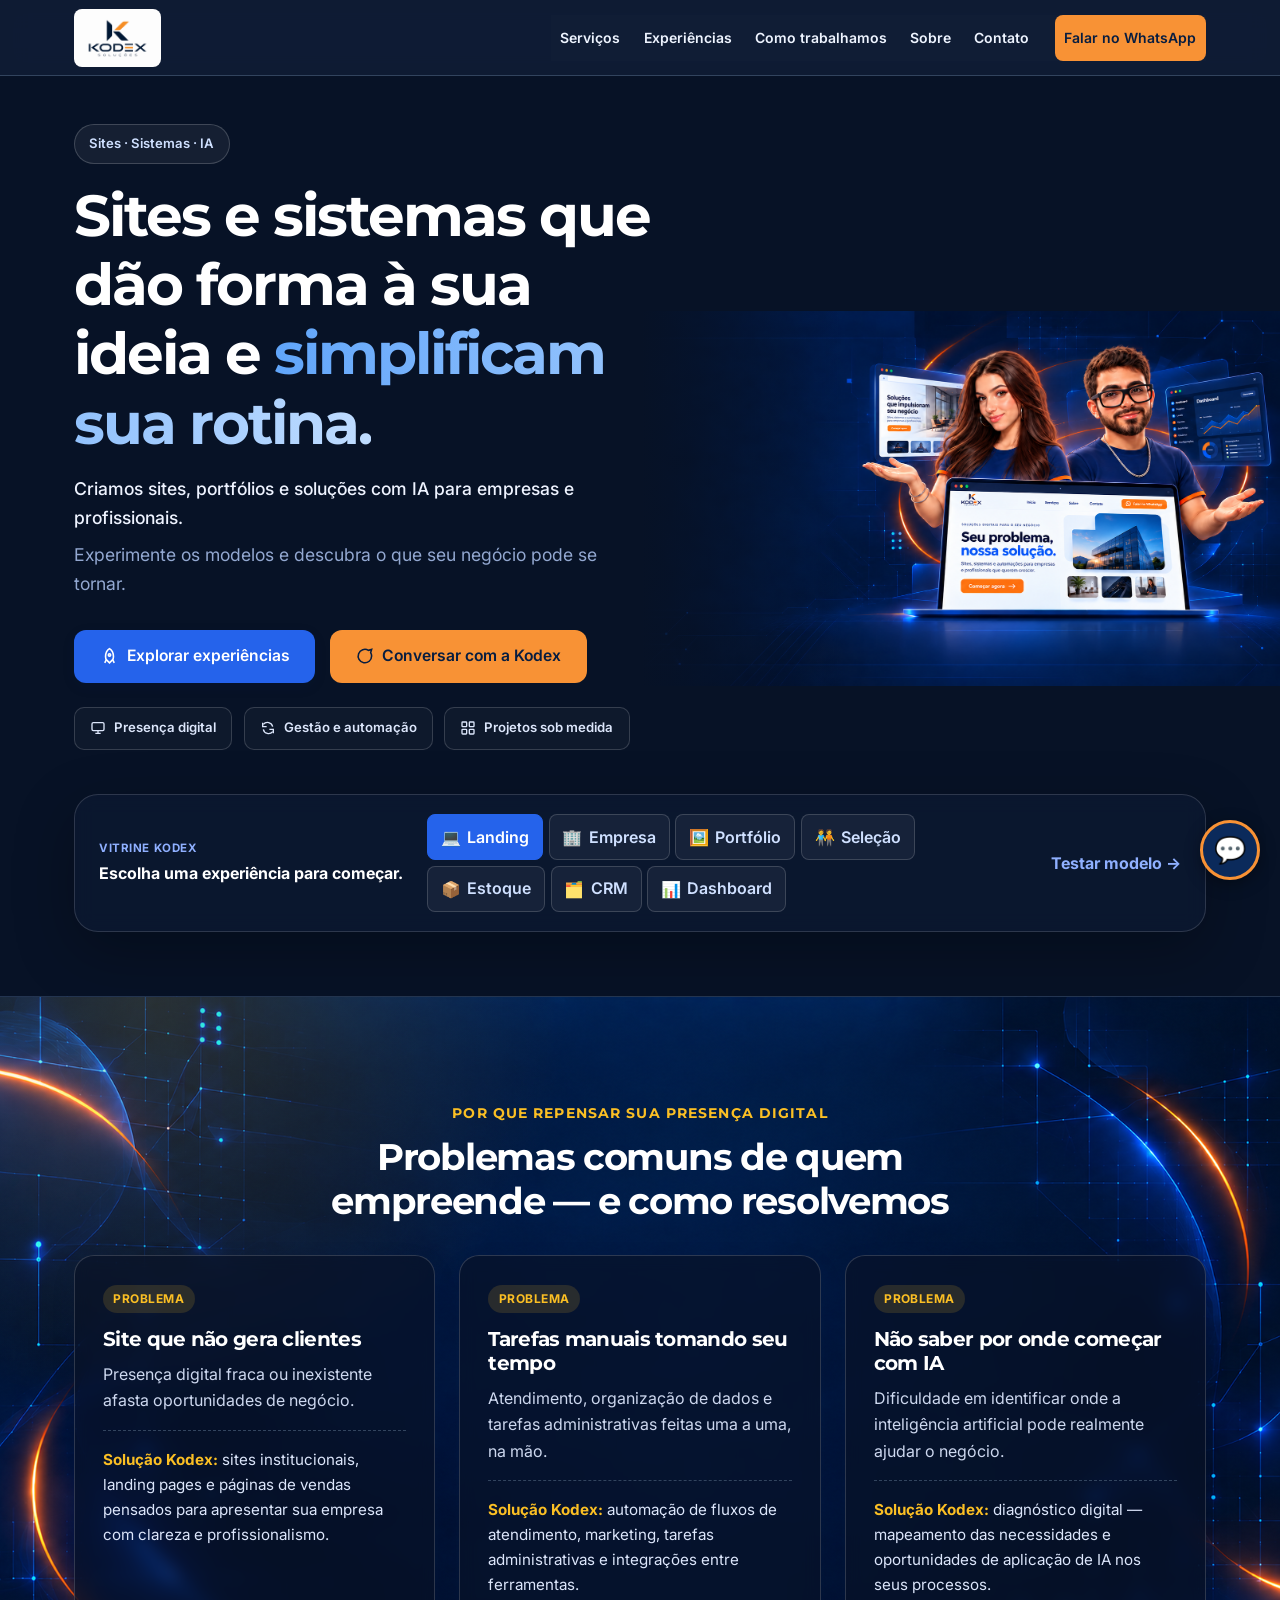
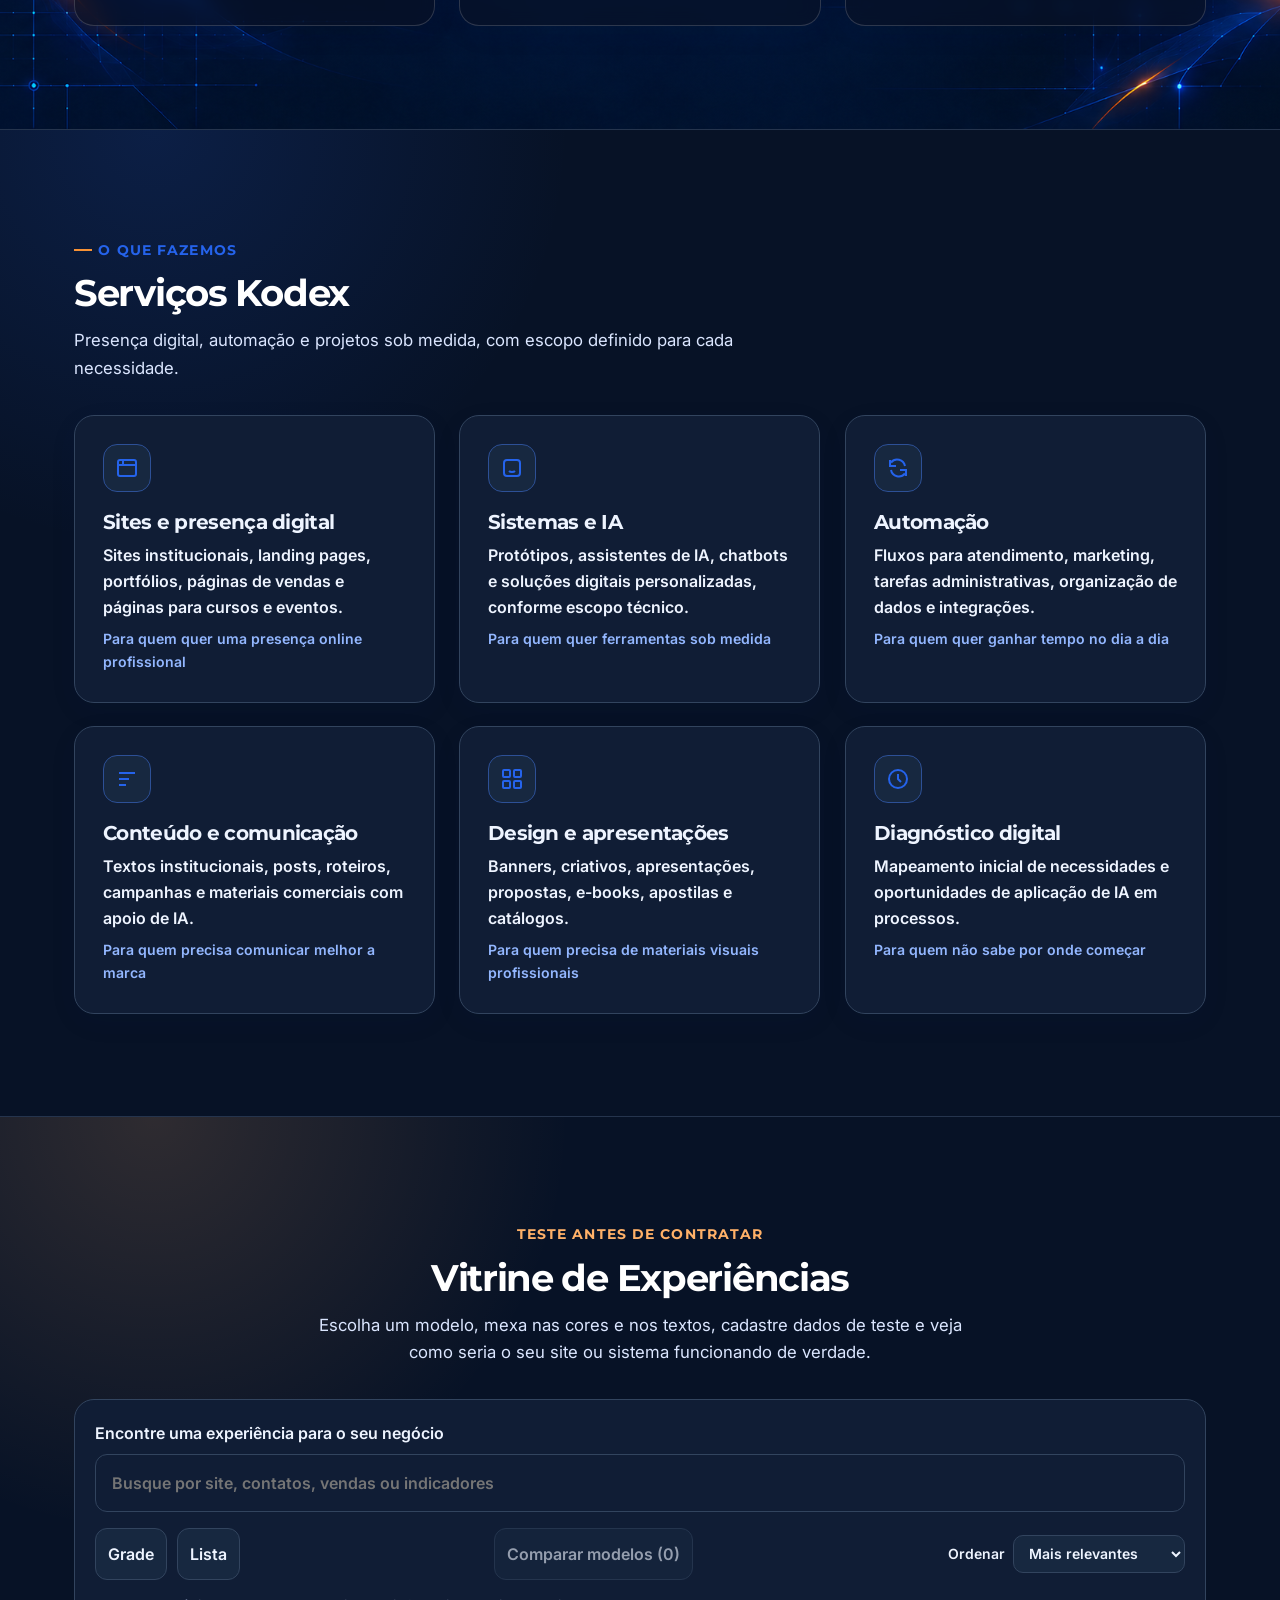
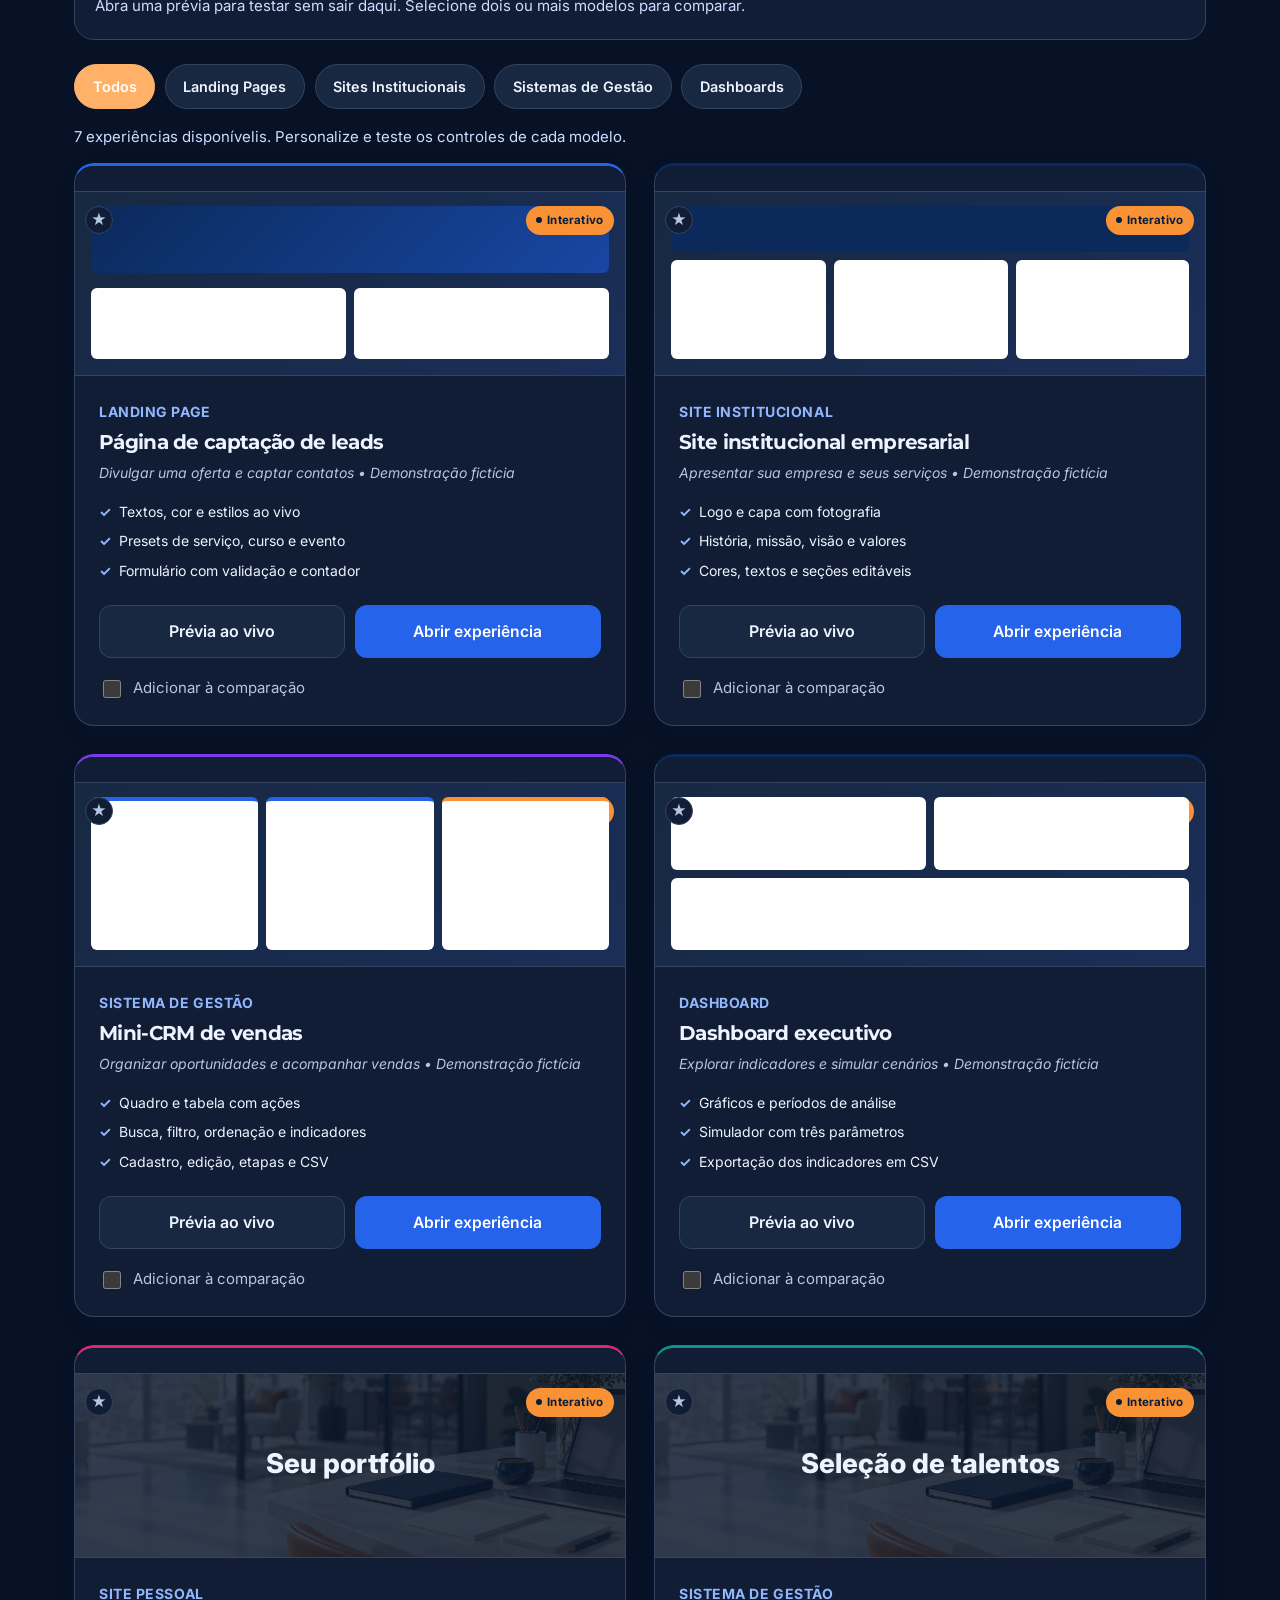
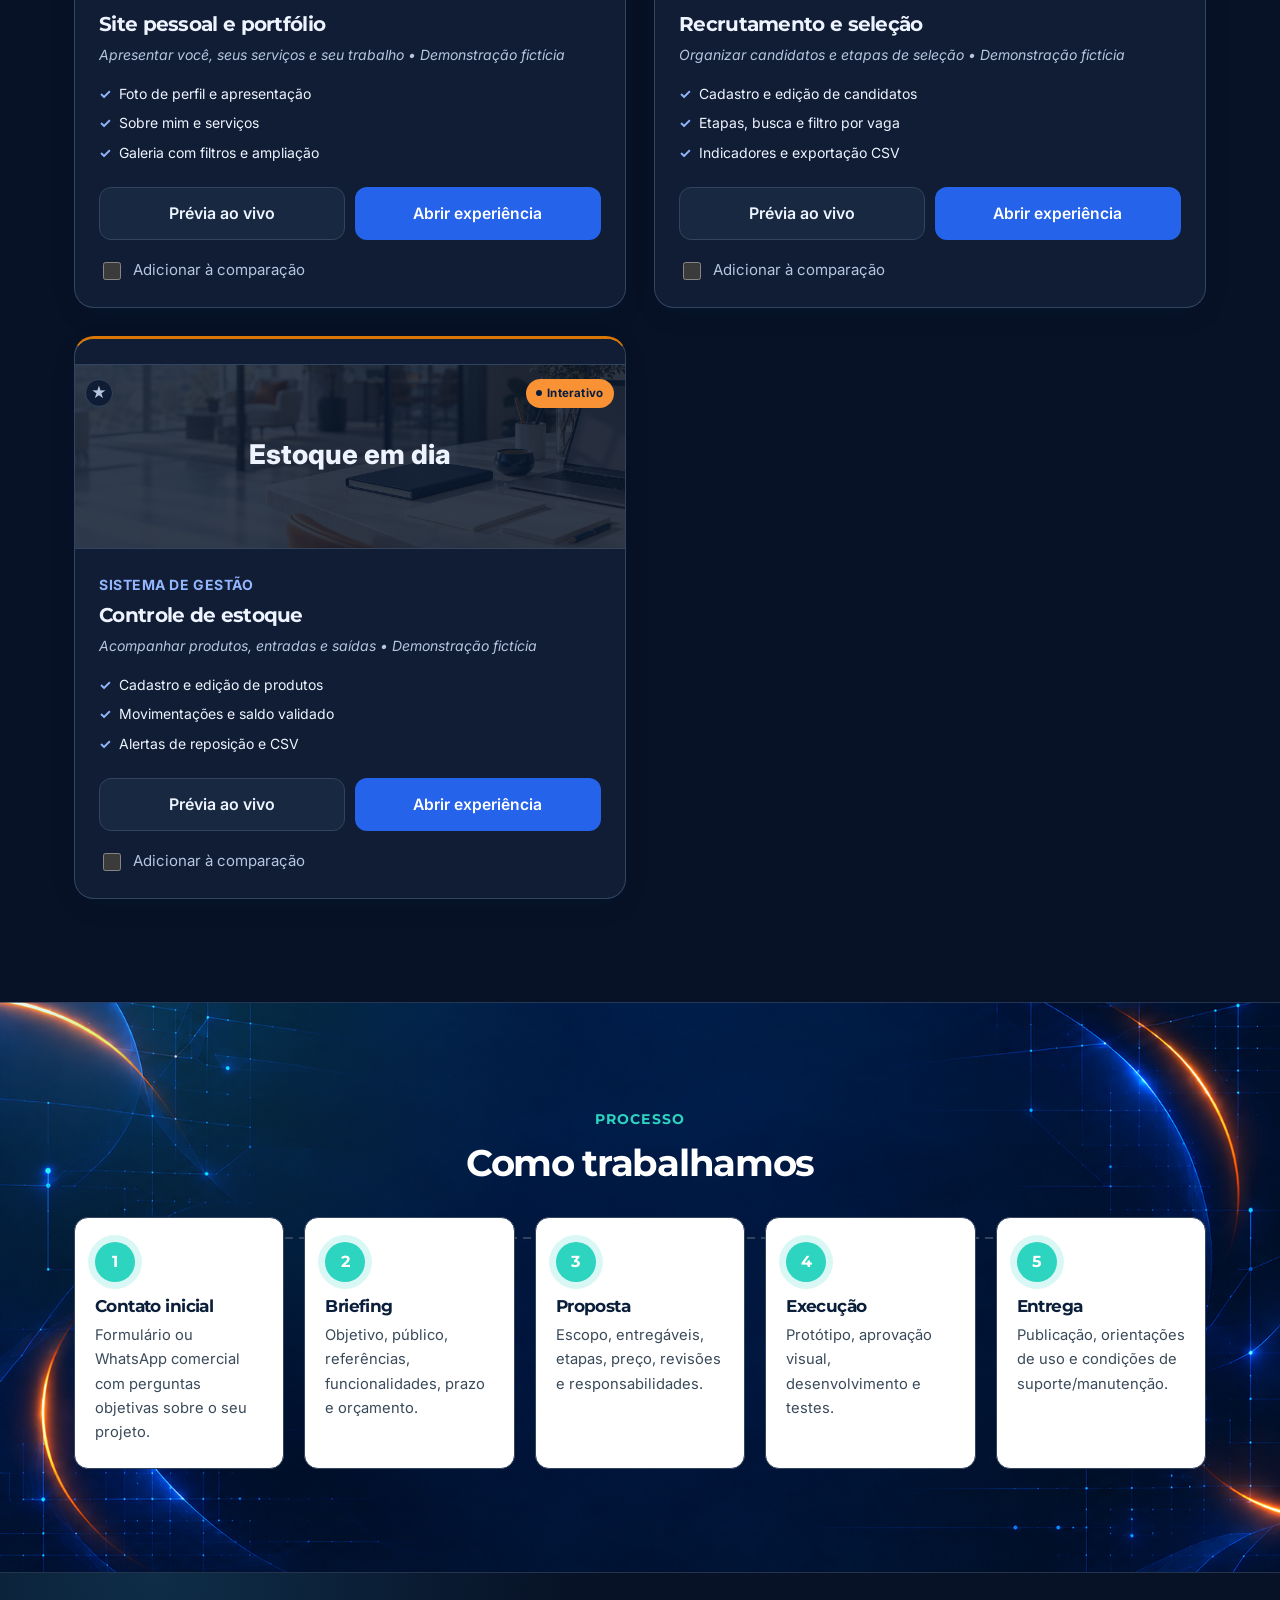
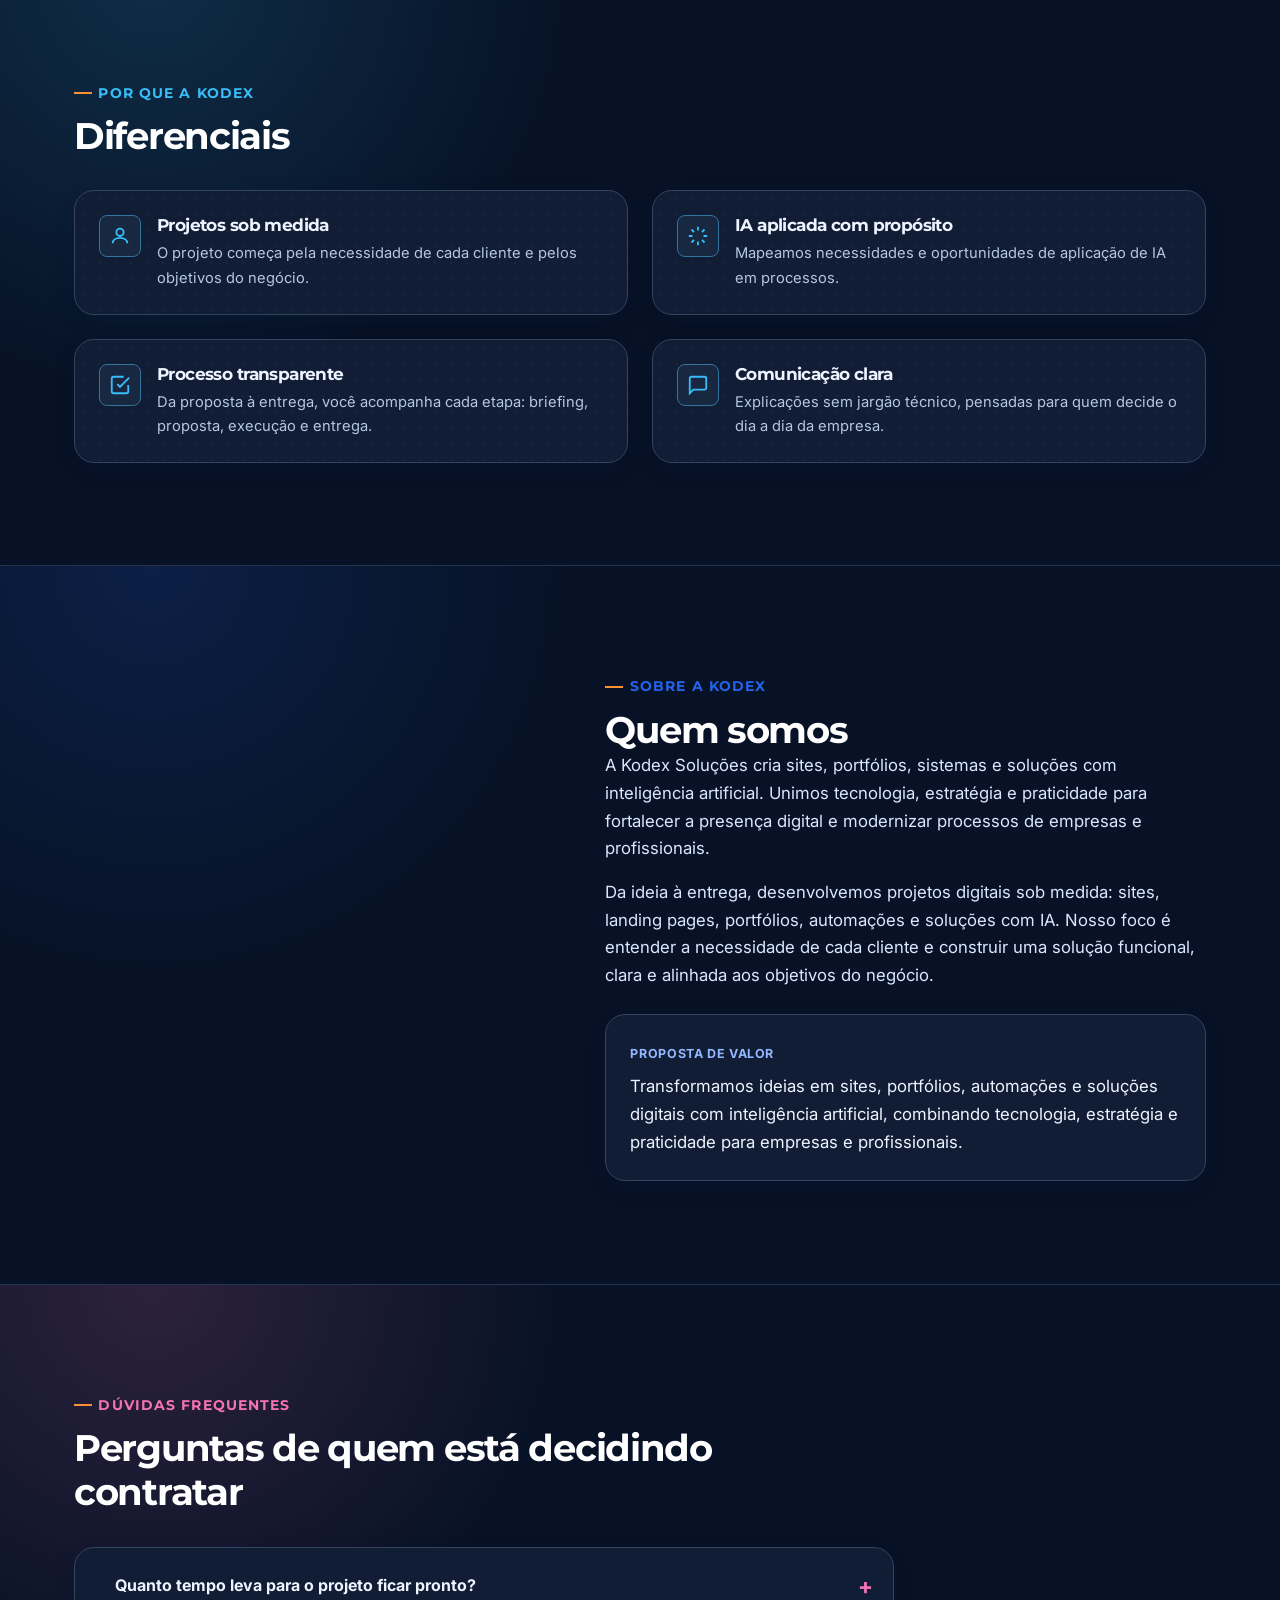
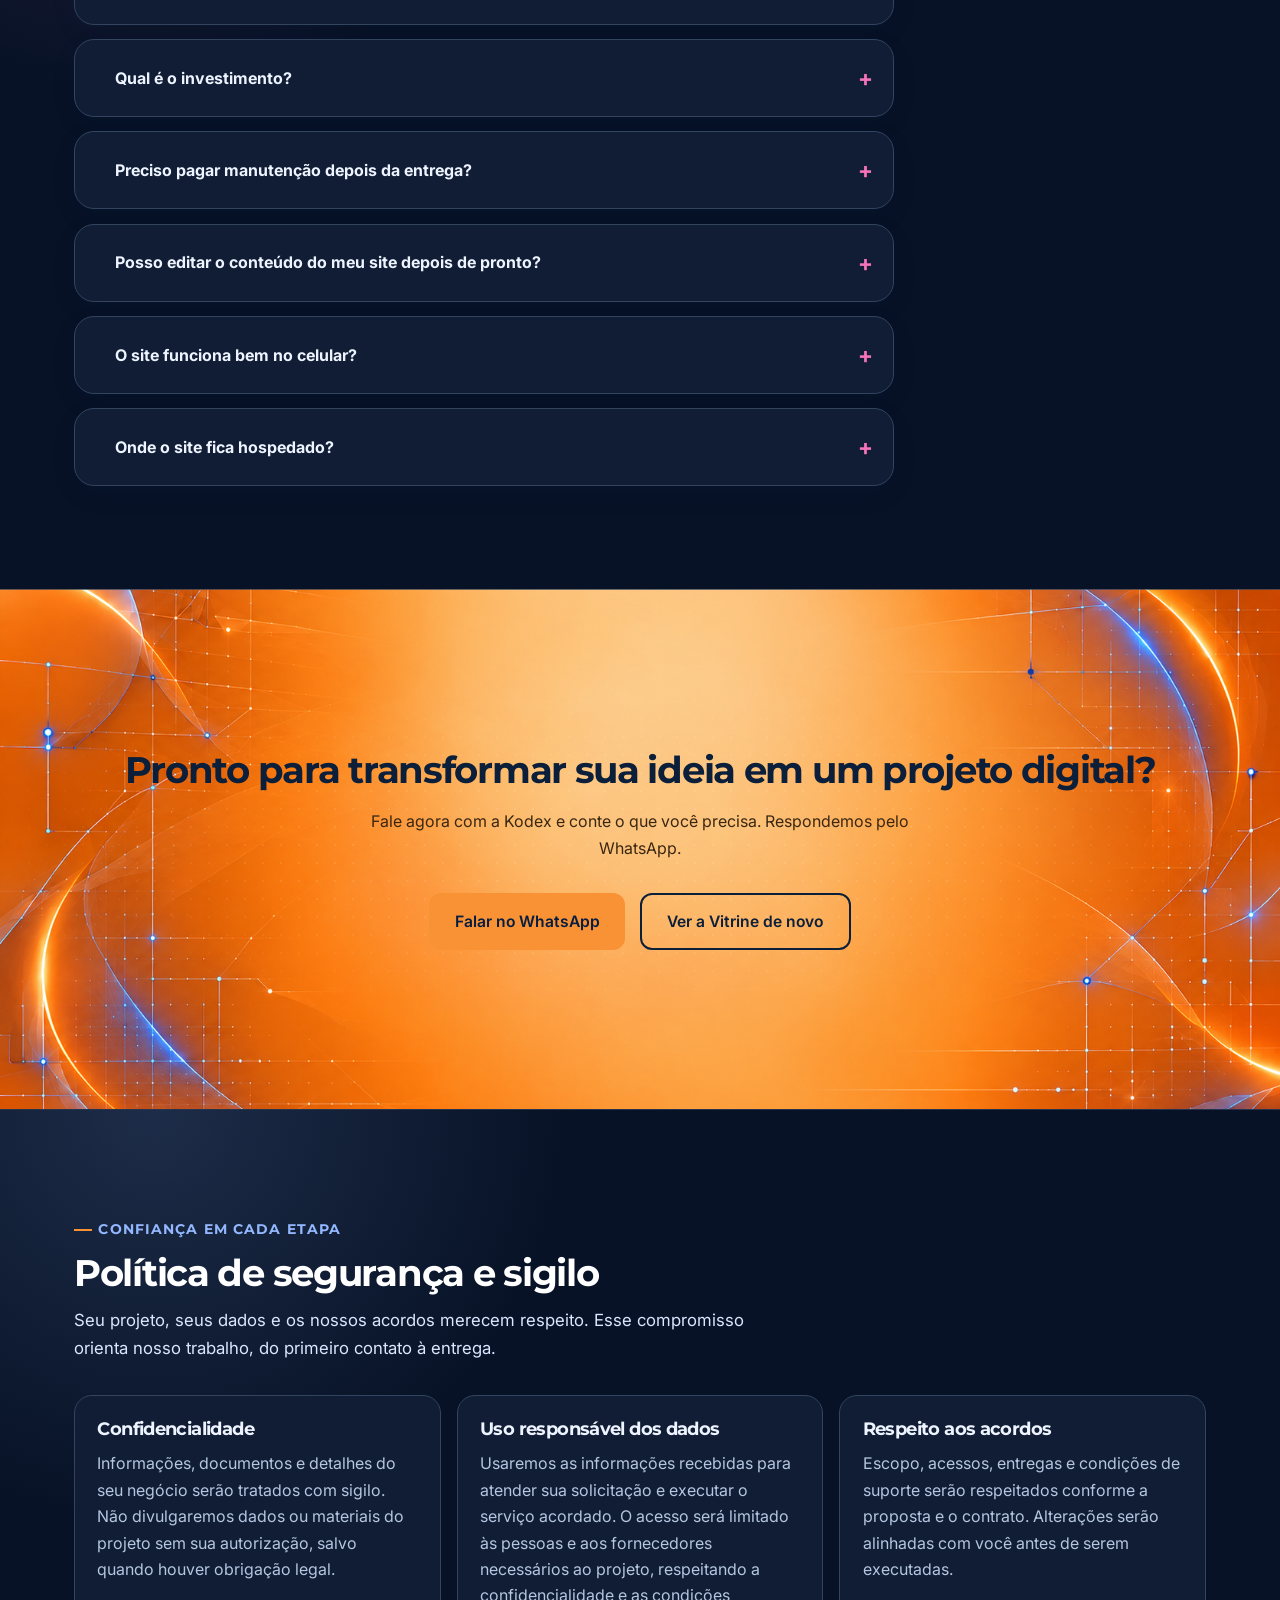
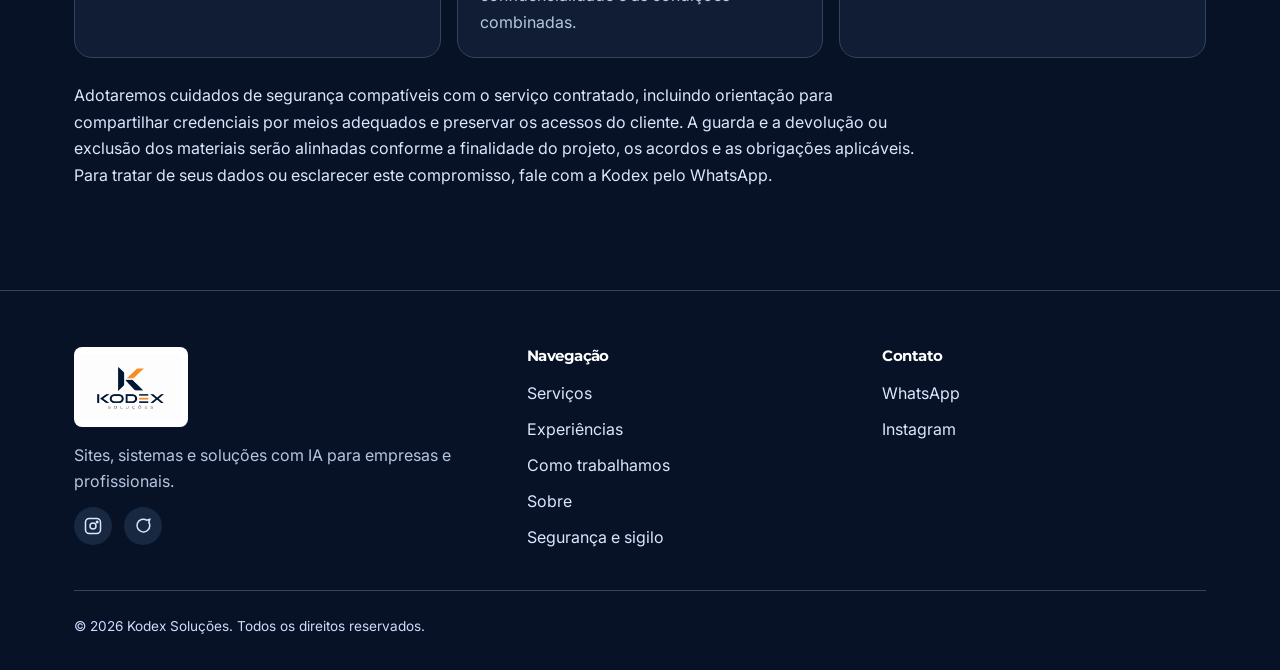
<file: index.html>
<!DOCTYPE html>
<html lang="pt-BR">
<head>
<meta charset="UTF-8">
<meta name="viewport" content="width=device-width, initial-scale=1.0">
<title>Kodex Soluções — Sites, sistemas e soluções com IA</title>
<meta name="description" content="A Kodex Soluções cria sites, sistemas e automações com inteligência artificial para empresas e profissionais. Experimente modelos interativos antes de contratar.">

<!-- Open Graph -->
<meta property="og:type" content="website">
<meta property="og:title" content="Kodex Soluções — Sites, sistemas e soluções com IA">
<meta property="og:description" content="Transformamos ideias em sites, portfólios, automações e soluções digitais com inteligência artificial. Experimente nossos modelos interativos.">
<meta property="og:locale" content="pt_BR">

<link rel="icon" type="image/svg+xml" href="assets/favicon.svg">
<link rel="preconnect" href="https://fonts.googleapis.com">
<link rel="preconnect" href="https://fonts.gstatic.com" crossorigin>
<link href="https://fonts.googleapis.com/css2?family=Montserrat:wght@600;700;800&family=Inter:wght@400;500;600;700&display=swap" rel="stylesheet">
<script src="js/theme.js"></script>
<link rel="stylesheet" href="css/style.css">

<script id="organization-schema" type="application/ld+json">{"@context":"https://schema.org","@type":"Organization","name":"Kodex Soluções","description":"Sites, sistemas e soluções com IA."}</script>
<link rel="stylesheet" href="css/modern.css">
<link rel="stylesheet" href="css/revision.css">
<link rel="stylesheet" href="css/claude-visual.css">
</head>
<body>
<a class="skip-link" href="#conteudo">Pular para o conteúdo</a>

<!-- ===== Cabeçalho ===== -->
<header class="site-header">
  <div class="container">
    <a href="#inicio" class="brand">
      <img src="assets/logo.png" alt="Kodex Soluções">
    </a>
    <button class="nav-toggle" aria-expanded="false" aria-controls="menu-principal" aria-label="Abrir menu de navegação">
      <span></span><span></span><span></span>
    </button>
    <nav class="main-nav" id="menu-principal" aria-label="Menu principal">
      <a href="#servicos">Serviços</a>
      <a href="#vitrine">Experiências</a>
      <a href="#como-trabalhamos">Como trabalhamos</a>
      <a href="#sobre">Sobre</a>
      <a href="#contato">Contato</a>
      <a class="btn btn-whatsapp nav-cta" data-whatsapp href="#">
        Falar no WhatsApp
      </a>
    </nav>
  </div>
</header>

<main id="conteudo">

  <!-- ===== Hero ===== -->
  <section class="hero" id="inicio">
    <div class="tech-grid-bg" aria-hidden="true">
      <div class="tech-blob tech-blob--1"></div>
      <div class="tech-blob tech-blob--2"></div>
    </div>
    <div class="container">
      <div class="hero-row">
        <div class="hero-text">
          <span class="hero-badge">
            <span class="hero-badge-dot" aria-hidden="true"></span>
            <span class="hero-badge-text" data-badge-rotativo>Sites</span>
          </span>
          <h1>Sites e sistemas que dão forma à sua ideia e <span class="text-gradient">simplificam sua rotina.</span></h1>
          <p class="hero-lead">Criamos sites, portfólios e soluções com IA para empresas e profissionais.</p>
          <p class="hero-sub">Experimente os modelos e descubra o que seu negócio pode se tornar.</p>
          <div class="hero-actions">
            <a href="#vitrine" class="btn btn-primary">
              <svg viewBox="0 0 24 24" fill="none" stroke="currentColor" stroke-width="2" aria-hidden="true"><path d="M12 2c3 2 5 6 5 10 0 1.5-.3 3-1 4l-4 4-4-4c-.7-1-1-2.5-1-4 0-4 2-8 5-10z"/><circle cx="12" cy="10" r="1.5"/><path d="M8 16l-2 4M16 16l2 4"/></svg>
              Explorar experiências
            </a>
            <a class="btn btn-whatsapp" data-whatsapp href="#">
              <svg viewBox="0 0 24 24" fill="none" stroke="currentColor" stroke-width="2" aria-hidden="true"><path d="M21 11.5a8.5 8.5 0 1 1-4.1-7.3L21 3l-1.2 4A8.4 8.4 0 0 1 21 11.5z"/></svg>
              Conversar com a Kodex
            </a>
          </div>
          <div class="hero-tags">
            <span><svg viewBox="0 0 24 24" fill="none" stroke="currentColor" stroke-width="2" aria-hidden="true"><rect x="3" y="4" width="18" height="12" rx="2"/><path d="M8 20h8M12 16v4"/></svg>Presença digital</span>
            <span><svg viewBox="0 0 24 24" fill="none" stroke="currentColor" stroke-width="2" aria-hidden="true"><path d="M4 4v6h6M20 20v-6h-6"/><path d="M5 14a8 8 0 0 0 14 3.5M19 10A8 8 0 0 0 5 6.5"/></svg>Gestão e automação</span>
            <span><svg viewBox="0 0 24 24" fill="none" stroke="currentColor" stroke-width="2" aria-hidden="true"><rect x="3" y="3" width="7" height="7" rx="1"/><rect x="14" y="3" width="7" height="7" rx="1"/><rect x="3" y="14" width="7" height="7" rx="1"/><rect x="14" y="14" width="7" height="7" rx="1"/></svg>Projetos sob medida</span>
          </div>
        </div>
        <div class="hero-visual" aria-hidden="true">
          <div class="hero-visual-glow"></div>
          <img class="hero-cover-img" src="assets/capa-hero.png" alt="" loading="eager">
        </div>
      </div>
      <div class="hero-lab" id="hero-lab">
        <div class="lab-top"><span>Vitrine KODEX</span><span>Escolha uma experiência para começar.</span></div>
        <div class="lab-tabs" role="group" aria-label="Explorar modelos"></div>
        <div class="lab-screen sr-only" aria-live="polite"><h2>Teste antes de decidir.</h2><p>Explore sites e soluções digitais para o seu negócio.</p></div>
        <div class="lab-bottom"><a href="modelos/landing.html">Testar modelo →</a></div>
      </div>
    </div>
  </section>

  <!-- ===== Dor → Solução ===== -->
  <section class="section" id="dores">
    <div class="container">
      <div class="section-header section-header--center reveal">
        <span class="section-eyebrow">Por que repensar sua presença digital</span>
        <h2>Problemas comuns de quem empreende — e como resolvemos</h2>
      </div>
      <div class="pain-grid">
        <article class="pain-card reveal">
          <span class="pain-label">Problema</span>
          <h3>Site que não gera clientes</h3>
          <p>Presença digital fraca ou inexistente afasta oportunidades de negócio.</p>
          <div class="pain-solution"><strong>Solução Kodex:</strong> sites institucionais, landing pages e páginas de vendas pensados para apresentar sua empresa com clareza e profissionalismo.</div>
        </article>
        <article class="pain-card reveal">
          <span class="pain-label">Problema</span>
          <h3>Tarefas manuais tomando seu tempo</h3>
          <p>Atendimento, organização de dados e tarefas administrativas feitas uma a uma, na mão.</p>
          <div class="pain-solution"><strong>Solução Kodex:</strong> automação de fluxos de atendimento, marketing, tarefas administrativas e integrações entre ferramentas.</div>
        </article>
        <article class="pain-card reveal">
          <span class="pain-label">Problema</span>
          <h3>Não saber por onde começar com IA</h3>
          <p>Dificuldade em identificar onde a inteligência artificial pode realmente ajudar o negócio.</p>
          <div class="pain-solution"><strong>Solução Kodex:</strong> diagnóstico digital — mapeamento das necessidades e oportunidades de aplicação de IA nos seus processos.</div>
        </article>
      </div>
    </div>
  </section>

  <!-- ===== Serviços ===== -->
  <section class="section section--alt" id="servicos">
    <div class="container">
      <div class="section-header reveal">
        <span class="section-eyebrow">O que fazemos</span>
        <h2>Serviços Kodex</h2>
        <p>Presença digital, automação e projetos sob medida, com escopo definido para cada necessidade.</p>
      </div>
      <div class="service-grid">

        <article class="service-card reveal">
          <div class="service-icon" aria-hidden="true">
            <svg viewBox="0 0 24 24" fill="none" stroke="currentColor" stroke-width="2"><rect x="3" y="4" width="18" height="16" rx="2"/><path d="M3 9h18M8 4v5"/></svg>
          </div>
          <h3>Sites e presença digital</h3>
          <p class="service-benefit">Sites institucionais, landing pages, portfólios, páginas de vendas e páginas para cursos e eventos.</p>
          <p class="service-audience">Para quem quer uma presença online profissional</p>
        </article>

        <article class="service-card reveal">
          <div class="service-icon" aria-hidden="true">
            <svg viewBox="0 0 24 24" fill="none" stroke="currentColor" stroke-width="2"><rect x="4" y="4" width="16" height="16" rx="3"/><path d="M9 9h.01M15 9h.01M9 15c.8.8 2.2 1 3 1s2.2-.2 3-1"/></svg>
          </div>
          <h3>Sistemas e IA</h3>
          <p class="service-benefit">Protótipos, assistentes de IA, chatbots e soluções digitais personalizadas, conforme escopo técnico.</p>
          <p class="service-audience">Para quem quer ferramentas sob medida</p>
        </article>

        <article class="service-card reveal">
          <div class="service-icon" aria-hidden="true">
            <svg viewBox="0 0 24 24" fill="none" stroke="currentColor" stroke-width="2"><path d="M4 4v6h6M20 20v-6h-6"/><path d="M5 14a8 8 0 0 0 14 3.5M19 10A8 8 0 0 0 5 6.5"/></svg>
          </div>
          <h3>Automação</h3>
          <p class="service-benefit">Fluxos para atendimento, marketing, tarefas administrativas, organização de dados e integrações.</p>
          <p class="service-audience">Para quem quer ganhar tempo no dia a dia</p>
        </article>

        <article class="service-card reveal">
          <div class="service-icon" aria-hidden="true">
            <svg viewBox="0 0 24 24" fill="none" stroke="currentColor" stroke-width="2"><path d="M4 6h16M4 12h10M4 18h7"/></svg>
          </div>
          <h3>Conteúdo e comunicação</h3>
          <p class="service-benefit">Textos institucionais, posts, roteiros, campanhas e materiais comerciais com apoio de IA.</p>
          <p class="service-audience">Para quem precisa comunicar melhor a marca</p>
        </article>

        <article class="service-card reveal">
          <div class="service-icon" aria-hidden="true">
            <svg viewBox="0 0 24 24" fill="none" stroke="currentColor" stroke-width="2"><rect x="3" y="3" width="7" height="7" rx="1"/><rect x="14" y="3" width="7" height="7" rx="1"/><rect x="3" y="14" width="7" height="7" rx="1"/><rect x="14" y="14" width="7" height="7" rx="1"/></svg>
          </div>
          <h3>Design e apresentações</h3>
          <p class="service-benefit">Banners, criativos, apresentações, propostas, e-books, apostilas e catálogos.</p>
          <p class="service-audience">Para quem precisa de materiais visuais profissionais</p>
        </article>

        <article class="service-card reveal">
          <div class="service-icon" aria-hidden="true">
            <svg viewBox="0 0 24 24" fill="none" stroke="currentColor" stroke-width="2"><circle cx="12" cy="12" r="9"/><path d="M12 7v5l3 3"/></svg>
          </div>
          <h3>Diagnóstico digital</h3>
          <p class="service-benefit">Mapeamento inicial de necessidades e oportunidades de aplicação de IA em processos.</p>
          <p class="service-audience">Para quem não sabe por onde começar</p>
        </article>

      </div>
    </div>
  </section>

  <!-- ===== Vitrine de Experiências ===== -->
  <section class="section" id="vitrine">
    <div class="tech-grid-bg" aria-hidden="true">
      <div class="tech-blob tech-blob--1" style="opacity:0.18;"></div>
    </div>
    <div class="container">
      <div class="section-header section-header--center reveal">
        <span class="section-eyebrow">Teste antes de contratar</span>
        <h2>Vitrine de Experiências</h2>
        <p>Escolha um modelo, mexa nas cores e nos textos, cadastre dados de teste e veja como seria o seu site ou sistema funcionando de verdade.</p>
      </div>

      <div class="vitrine-filters reveal" role="group" aria-label="Filtrar modelos por categoria">
        <button class="filter-btn is-active" data-filter="todos" aria-pressed="true">Todos</button>
        <button class="filter-btn" data-filter="landing" aria-pressed="false">Landing Pages</button>
        <button class="filter-btn" data-filter="institucional" aria-pressed="false">Sites Institucionais</button>
        <button class="filter-btn" data-filter="sistema" aria-pressed="false">Sistemas de Gestão</button>
        <button class="filter-btn" data-filter="dashboard" aria-pressed="false">Dashboards</button>
      </div>

      <p id="filter-status" class="sr-only" role="status">7 modelos disponíveis.</p><div class="vitrine-grid">

        <article class="vitrine-card reveal" data-category="landing" data-model="landing">
          <div class="vitrine-thumb thumb--landing" aria-hidden="true">
            <span class="vitrine-badge">Interativo</span>
            <div class="thumb-hero"></div>
            <div class="thumb-row">
              <div class="thumb-block"></div>
              <div class="thumb-block"></div>
            </div>
          </div>
          <div class="vitrine-body">
            <span class="vitrine-category">Landing Page</span>
            <h3>Página de captação de leads</h3>
            <p class="vitrine-niche">Nicho de exemplo: consultoria empresarial (fictício)</p>
            <ul class="vitrine-tests">
              <li>Personalizar título, cor e estilo do topo</li>
              <li>Preencher o formulário e capturar um lead de teste</li>
              <li>Ver contador de oferta e prova social</li>
            </ul>
            <a href="modelos/landing.html" class="btn btn-secondary btn-block">Experimentar</a>
          </div>
        </article>

        <article class="vitrine-card reveal" data-category="institucional" data-model="institucional">
          <div class="vitrine-thumb thumb--institucional" aria-hidden="true">
            <span class="vitrine-badge">Interativo</span>
            <div class="thumb-hero"></div>
            <div class="thumb-row">
              <div class="thumb-block"></div>
              <div class="thumb-block"></div>
              <div class="thumb-block"></div>
            </div>
          </div>
          <div class="vitrine-body">
            <span class="vitrine-category">Site Institucional</span>
            <h3>Site institucional empresarial</h3>
            <p class="vitrine-niche">Nicho de exemplo: escritório de contabilidade (fictício)</p>
            <ul class="vitrine-tests">
              <li>Trocar entre 3 temas de cor e tipografia</li>
              <li>Alternar visualização desktop e celular</li>
              <li>Ligar e desligar seções do site</li>
            </ul>
            <a href="modelos/institucional.html" class="btn btn-secondary btn-block">Experimentar</a>
          </div>
        </article>

        <article class="vitrine-card reveal" data-category="sistema" data-model="crm">
          <div class="vitrine-thumb thumb--crm" aria-hidden="true">
            <span class="vitrine-badge">Interativo</span>
            <div class="thumb-row">
              <div class="thumb-block"></div>
              <div class="thumb-block"></div>
              <div class="thumb-block"></div>
            </div>
          </div>
          <div class="vitrine-body">
            <span class="vitrine-category">Sistema de Gestão</span>
            <h3>Mini-CRM de vendas</h3>
            <p class="vitrine-niche">Nicho de exemplo: vendas de uma pequena empresa (fictício)</p>
            <ul class="vitrine-tests">
              <li>Mover oportunidades entre etapas do Kanban</li>
              <li>Cadastrar, editar e excluir um cliente</li>
              <li>Exportar os dados de teste em CSV</li>
            </ul>
            <a href="modelos/crm.html" class="btn btn-secondary btn-block">Experimentar</a>
          </div>
        </article>

        <article class="vitrine-card reveal" data-category="dashboard" data-model="dashboard">
          <div class="vitrine-thumb thumb--dashboard" aria-hidden="true">
            <span class="vitrine-badge">Interativo</span>
            <div class="thumb-row">
              <div class="thumb-block"></div>
              <div class="thumb-block"></div>
            </div>
            <div class="thumb-row">
              <div class="thumb-block"></div>
            </div>
          </div>
          <div class="vitrine-body">
            <span class="vitrine-category">Dashboard</span>
            <h3>Dashboard executivo</h3>
            <p class="vitrine-niche">Nicho de exemplo: visão executiva de uma PME (fictício)</p>
            <ul class="vitrine-tests">
              <li>Trocar período de análise (7, 30, 90 dias)</li>
              <li>Usar o simulador "E se?" com sliders</li>
              <li>Explorar gráficos de faturamento e canais</li>
            </ul>
            <a href="modelos/dashboard.html" class="btn btn-secondary btn-block">Experimentar</a>
          </div>
        </article>
<article class="vitrine-card reveal" data-category="institucional" data-model="pessoal"><div class="vitrine-thumb photo-thumb" aria-hidden="true"><span class="vitrine-badge">Interativo</span><div class="thumb-label">Seu portfólio</div></div><div class="vitrine-body"><span class="vitrine-category">Site Pessoal</span><h3>Site pessoal e portfólio</h3><p class="vitrine-niche">Demonstração fictícia</p><ul class="vitrine-tests"><li>Experiência interativa</li></ul><a href="modelos/pessoal.html" class="btn btn-secondary btn-block">Experimentar</a></div></article><article class="vitrine-card reveal" data-category="sistema" data-model="recrutamento"><div class="vitrine-thumb photo-thumb" aria-hidden="true"><span class="vitrine-badge">Interativo</span><div class="thumb-label">Seleção de talentos</div></div><div class="vitrine-body"><span class="vitrine-category">Sistema de Gestão</span><h3>Recrutamento e seleção</h3><p class="vitrine-niche">Demonstração fictícia</p><ul class="vitrine-tests"><li>Experiência interativa</li></ul><a href="modelos/recrutamento.html" class="btn btn-secondary btn-block">Experimentar</a></div></article><article class="vitrine-card reveal" data-category="sistema" data-model="estoque"><div class="vitrine-thumb photo-thumb" aria-hidden="true"><span class="vitrine-badge">Interativo</span><div class="thumb-label">Estoque em dia</div></div><div class="vitrine-body"><span class="vitrine-category">Sistema de Gestão</span><h3>Controle de estoque</h3><p class="vitrine-niche">Demonstração fictícia</p><ul class="vitrine-tests"><li>Experiência interativa</li></ul><a href="modelos/estoque.html" class="btn btn-secondary btn-block">Experimentar</a></div></article>
      </div>
    </div>
  </section>

  <!-- ===== Como trabalhamos ===== -->
  <section class="section section--alt" id="como-trabalhamos">
    <div class="container">
      <div class="section-header section-header--center reveal">
        <span class="section-eyebrow">Processo</span>
        <h2>Como trabalhamos</h2>
      </div>
      <div class="steps-list">
        <div class="step-item reveal">
          <div class="step-number">1</div>
          <h3>Contato inicial</h3>
          <p>Formulário ou WhatsApp comercial com perguntas objetivas sobre o seu projeto.</p>
        </div>
        <div class="step-item reveal">
          <div class="step-number">2</div>
          <h3>Briefing</h3>
          <p>Objetivo, público, referências, funcionalidades, prazo e orçamento.</p>
        </div>
        <div class="step-item reveal">
          <div class="step-number">3</div>
          <h3>Proposta</h3>
          <p>Escopo, entregáveis, etapas, preço, revisões e responsabilidades.</p>
        </div>
        <div class="step-item reveal">
          <div class="step-number">4</div>
          <h3>Execução</h3>
          <p>Protótipo, aprovação visual, desenvolvimento e testes.</p>
        </div>
        <div class="step-item reveal">
          <div class="step-number">5</div>
          <h3>Entrega</h3>
          <p>Publicação, orientações de uso e condições de suporte/manutenção.</p>
        </div>
      </div>
    </div>
  </section>

  <!-- ===== Diferenciais ===== -->
  <section class="section" id="diferenciais">
    <div class="container">
      <div class="section-header reveal">
        <span class="section-eyebrow">Por que a Kodex</span>
        <h2>Diferenciais</h2>
      </div>
      <div class="diff-grid">
        <div class="diff-card reveal">
          <div class="diff-icon" aria-hidden="true">
            <svg width="22" height="22" viewBox="0 0 24 24" fill="none" stroke="currentColor" stroke-width="2"><circle cx="12" cy="8" r="4"/><path d="M4 20c0-4 4-6 8-6s8 2 8 6"/></svg>
          </div>
          <div>
            <h3>Projetos sob medida</h3>
            <p>O projeto começa pela necessidade de cada cliente e pelos objetivos do negócio.</p>
          </div>
        </div>
        <div class="diff-card reveal">
          <div class="diff-icon" aria-hidden="true">
            <svg width="22" height="22" viewBox="0 0 24 24" fill="none" stroke="currentColor" stroke-width="2"><path d="M12 2v4M12 18v4M4.9 4.9l2.8 2.8M16.3 16.3l2.8 2.8M2 12h4M18 12h4M4.9 19.1l2.8-2.8M16.3 7.7l2.8-2.8"/></svg>
          </div>
          <div>
            <h3>IA aplicada com propósito</h3>
            <p>Mapeamos necessidades e oportunidades de aplicação de IA em processos.</p>
          </div>
        </div>
        <div class="diff-card reveal">
          <div class="diff-icon" aria-hidden="true">
            <svg width="22" height="22" viewBox="0 0 24 24" fill="none" stroke="currentColor" stroke-width="2"><path d="M9 11l3 3L22 4M21 12v7a2 2 0 0 1-2 2H5a2 2 0 0 1-2-2V5a2 2 0 0 1 2-2h11"/></svg>
          </div>
          <div>
            <h3>Processo transparente</h3>
            <p>Da proposta à entrega, você acompanha cada etapa: briefing, proposta, execução e entrega.</p>
          </div>
        </div>
        <div class="diff-card reveal">
          <div class="diff-icon" aria-hidden="true">
            <svg width="22" height="22" viewBox="0 0 24 24" fill="none" stroke="currentColor" stroke-width="2"><path d="M21 15a2 2 0 0 1-2 2H7l-4 4V5a2 2 0 0 1 2-2h14a2 2 0 0 1 2 2z"/></svg>
          </div>
          <div>
            <h3>Comunicação clara</h3>
            <p>Explicações sem jargão técnico, pensadas para quem decide o dia a dia da empresa.</p>
          </div>
        </div>
      </div>
    </div>
  </section>

  <!-- ===== Sobre a Kodex ===== -->
  <section class="section section--alt" id="sobre">
    <div class="container">
      <div class="sobre-grid">
        <div class="sobre-visual reveal">
          <video class="sobre-avatars" autoplay muted loop playsinline><source src="assets/oioi.mp4" type="video/mp4"></video>
        </div>
        <div>
          <div class="sobre-text reveal">
            <span class="section-eyebrow">Sobre a Kodex</span>
            <h2>Quem somos</h2>
            <p>A Kodex Soluções cria sites, portfólios, sistemas e soluções com inteligência artificial. Unimos tecnologia, estratégia e praticidade para fortalecer a presença digital e modernizar processos de empresas e profissionais.</p>
            <p>Da ideia à entrega, desenvolvemos projetos digitais sob medida: sites, landing pages, portfólios, automações e soluções com IA. Nosso foco é entender a necessidade de cada cliente e construir uma solução funcional, clara e alinhada aos objetivos do negócio.</p>
          </div>
          <div class="sobre-mission reveal">
            <span>Proposta de valor</span>
            <p>Transformamos ideias em sites, portfólios, automações e soluções digitais com inteligência artificial, combinando tecnologia, estratégia e praticidade para empresas e profissionais.</p>
          </div>
        </div>
      </div>
    </div>
  </section>

  <!-- ===== FAQ ===== -->
  <section class="section" id="faq">
    <div class="container">
      <div class="section-header reveal">
        <span class="section-eyebrow">Dúvidas frequentes</span>
        <h2>Perguntas de quem está decidindo contratar</h2>
      </div>
      <div class="faq-list">
<details class="faq-item reveal"><summary>Quanto tempo leva para o projeto ficar pronto?</summary><p>O prazo varia conforme a complexidade do projeto (tipo de site ou sistema, número de páginas, integrações) e é definido na proposta, logo após o briefing.</p></details>
<details class="faq-item reveal"><summary>Qual é o investimento?</summary><p>O valor depende do escopo do projeto. Depois do briefing, enviamos uma proposta com preço, etapas e revisões incluídas.</p></details>
<details class="faq-item reveal"><summary>Preciso pagar manutenção depois da entrega?</summary><p>O suporte, a manutenção e a assistência variam conforme os serviços e a negociação feita com a empresa.</p></details>
<details class="faq-item reveal"><summary>Posso editar o conteúdo do meu site depois de pronto?</summary><p>Depende do tipo de projeto contratado. Esse ponto é alinhado já na proposta, junto com as condições de suporte.</p></details>
<details class="faq-item reveal"><summary>O site funciona bem no celular?</summary><p>Você pode testar todos os modelos desta vitrine no celular.</p></details>
<details class="faq-item reveal"><summary>Onde o site fica hospedado?</summary><p>A hospedagem será definida dependendo do tipo de serviço contratado, mas sempre priorizaremos a melhor hospedagem para seu produto.</p></details>

      </div>
    </div>
  </section>

  <!-- ===== CTA final ===== -->
  <section class="section" id="contato">
    <div class="cta-final reveal">
      <h2>Pronto para transformar sua ideia em um projeto digital?</h2>
      <p>Fale agora com a Kodex e conte o que você precisa. Respondemos pelo WhatsApp.</p>
      <div class="hero-actions">
        <a class="btn btn-whatsapp" data-whatsapp href="#">Falar no WhatsApp</a>
        <a href="#vitrine" class="btn btn-outline">Ver a Vitrine de novo</a>
      </div>
    </div>
  </section>

<section class="section" id="seguranca"><div class="container">
<div class="section-header"><span class="section-eyebrow">Confiança em cada etapa</span><h2>Política de segurança e sigilo</h2><p>Seu projeto, seus dados e os nossos acordos merecem respeito. Esse compromisso orienta nosso trabalho, do primeiro contato à entrega.</p></div>
<div class="security-grid">
<article><h3>Confidencialidade</h3><p>Informações, documentos e detalhes do seu negócio serão tratados com sigilo. Não divulgaremos dados ou materiais do projeto sem sua autorização, salvo quando houver obrigação legal.</p></article>
<article><h3>Uso responsável dos dados</h3><p>Usaremos as informações recebidas para atender sua solicitação e executar o serviço acordado. O acesso será limitado às pessoas e aos fornecedores necessários ao projeto, respeitando a confidencialidade e as condições combinadas.</p></article>
<article><h3>Respeito aos acordos</h3><p>Escopo, acessos, entregas e condições de suporte serão respeitados conforme a proposta e o contrato. Alterações serão alinhadas com você antes de serem executadas.</p></article>
</div><p class="security-note">Adotaremos cuidados de segurança compatíveis com o serviço contratado, incluindo orientação para compartilhar credenciais por meios adequados e preservar os acessos do cliente. A guarda e a devolução ou exclusão dos materiais serão alinhadas conforme a finalidade do projeto, os acordos e as obrigações aplicáveis. Para tratar de seus dados ou esclarecer este compromisso, <a data-whatsapp href="#">fale com a Kodex pelo WhatsApp</a>.</p>
</div></section>
</main>

<!-- ===== Rodapé ===== -->
<footer class="site-footer">
  <div class="container">
    <div class="footer-grid">
      <div>
        <div class="footer-brand">
          <img src="assets/logo.png" alt="Kodex Soluções">
        </div>
        <p>Sites, sistemas e soluções com IA para empresas e profissionais.</p>
        <div class="footer-social">
          <a data-instagram href="#" aria-label="Instagram da Kodex Soluções">
            <svg width="18" height="18" viewBox="0 0 24 24" fill="none" stroke="currentColor" stroke-width="2"><rect x="2" y="2" width="20" height="20" rx="5"/><circle cx="12" cy="12" r="4"/><circle cx="17.5" cy="6.5" r="1"/></svg>
          </a>
          <a data-whatsapp href="#" aria-label="WhatsApp da Kodex Soluções">
            <svg width="18" height="18" viewBox="0 0 24 24" fill="none" stroke="currentColor" stroke-width="2"><path d="M21 11.5a8.5 8.5 0 1 1-4.1-7.3L21 3l-1.2 4A8.4 8.4 0 0 1 21 11.5z"/></svg>
          </a>
        </div>
      </div>
      <div class="footer-col">
        <h4>Navegação</h4>
        <ul>
          <li><a href="#servicos">Serviços</a></li>
          <li><a href="#vitrine">Experiências</a></li>
          <li><a href="#como-trabalhamos">Como trabalhamos</a></li>
          <li><a href="#sobre">Sobre</a></li><li><a href="#seguranca">Segurança e sigilo</a></li>
        </ul>
      </div>
      <div class="footer-col">
        <h4>Contato</h4>
        <ul>
          <li><a data-whatsapp href="#">WhatsApp</a></li>
          <li><a data-instagram href="#">Instagram</a></li>
        </ul>
      </div>
    </div>
    <div class="footer-bottom">
      <span>© <span data-ano-atual></span> Kodex Soluções. Todos os direitos reservados.</span>
    </div>
  </div>
</footer>

<noscript><p class="noscript-note">Ative o JavaScript para experimentar os modelos e acessar os contatos.</p></noscript>
<script src="js/main.js"></script>
<script src="js/experience.js"></script>
<script src="js/claude-enhance.js"></script>
<script src="chat.js"></script>
</body>
</html>
</file>
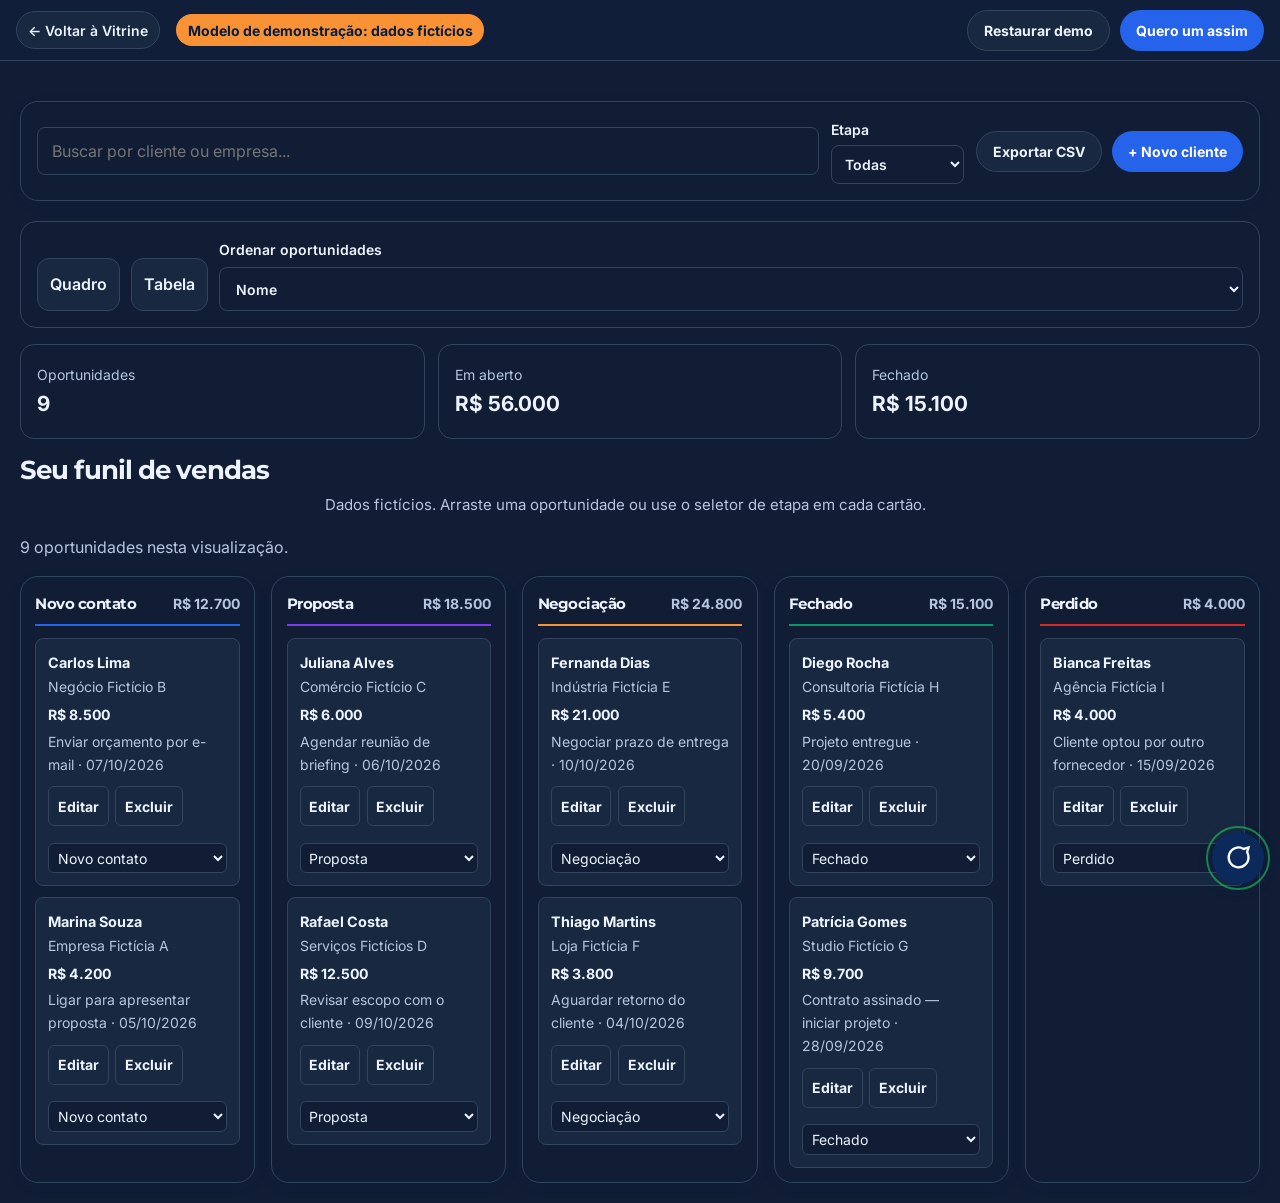
<file: modelos/crm.html>
<!DOCTYPE html>
<html lang="pt-BR">
<head>
<meta charset="UTF-8">
<meta name="viewport" content="width=device-width, initial-scale=1.0">
<title>Modelo: Sistema de Gestão (Mini-CRM) — Kodex Soluções</title>
<meta name="description" content="Experimente um mini-CRM de vendas: arraste oportunidades entre etapas, cadastre clientes e exporte dados. Modelo de demonstração da Kodex Soluções.">
<meta property="og:type" content="website">
<meta property="og:title" content="Modelo: Sistema de Gestão (Mini-CRM) — Kodex Soluções">
<meta property="og:description" content="Experimente um mini-CRM de vendas: arraste oportunidades entre etapas, cadastre clientes e exporte dados. Modelo de demonstração da Kodex Soluções.">
<meta property="og:locale" content="pt_BR">
<meta name="robots" content="noindex">
<link rel="icon" type="image/svg+xml" href="../assets/favicon.svg">
<link rel="preconnect" href="https://fonts.googleapis.com">
<link rel="preconnect" href="https://fonts.gstatic.com" crossorigin>
<link href="https://fonts.googleapis.com/css2?family=Montserrat:wght@600;700;800&family=Inter:wght@400;500;600;700&display=swap" rel="stylesheet">
<script src="../js/theme.js"></script>
<link rel="stylesheet" href="../css/style.css">
<link rel="stylesheet" href="css/modelos.css">
<link rel="stylesheet" href="../css/modern.css">
<link rel="stylesheet" href="../css/revision.css">
<link rel="stylesheet" href="../css/claude-visual.css">
</head>
<body data-modelo="Sistema de gestão (mini-CRM)">
<a class="skip-link" href="#demo-conteudo">Pular para a demonstração</a>

<div class="demo-bar">
  <div class="demo-bar-left">
    <a href="../index.html#vitrine" class="demo-back">&larr; Voltar à Vitrine</a>
    <span class="demo-flag">Modelo de demonstração: dados fictícios</span>
  </div>
  <div class="demo-bar-right">
    <button class="demo-btn demo-btn--ghost" id="btn-restaurar">Restaurar demo</button>
    <a class="demo-btn demo-btn--cta" id="btn-quero-assim" href="#">Quero um assim</a>
  </div>
</div>

<main class="demo-shell" id="demo-conteudo">
  <div class="crm-shell">

    <div class="crm-toolbar">
      <div class="crm-search">
        <label for="crm-busca" class="visually-hidden">Buscar cliente ou empresa</label>
        <input type="search" id="crm-busca" placeholder="Buscar por cliente ou empresa...">
      </div>
      <label class="crm-stage-label" for="crm-etapa-filtro">Etapa<select id="crm-etapa-filtro"><option value="todos">Todas</option><option value="novo">Novo contato</option><option value="proposta">Proposta</option><option value="negociacao">Negociação</option><option value="fechado">Fechado</option><option value="perdido">Perdido</option></select></label><div class="crm-toolbar-actions">
        <button class="demo-btn demo-btn--ghost" id="btn-exportar-csv" style="background:var(--color-bg-alt);color:var(--color-primary);">Exportar CSV</button>
        <button class="demo-btn demo-btn--cta" id="btn-novo-cliente">+ Novo cliente</button>
      </div>
    </div>

    <h1 class="demo-heading">Seu funil de vendas</h1><p class="demo-hint">Dados fictícios. Arraste uma oportunidade ou use o seletor de etapa em cada cartão.</p><p id="crm-status" role="status"></p>
<div class="kanban-board" id="kanban-board">
      <div class="kanban-col" data-etapa="novo" style="--kanban-color:#2563EB;">
        <div class="kanban-col-head"><h3>Novo contato</h3><span class="kanban-col-total" data-total="novo">R$ 0</span></div>
        <div class="kanban-cards" data-coluna="novo"></div>
      </div>
      <div class="kanban-col" data-etapa="proposta" style="--kanban-color:#7C3AED;">
        <div class="kanban-col-head"><h3>Proposta</h3><span class="kanban-col-total" data-total="proposta">R$ 0</span></div>
        <div class="kanban-cards" data-coluna="proposta"></div>
      </div>
      <div class="kanban-col" data-etapa="negociacao" style="--kanban-color:#F89235;">
        <div class="kanban-col-head"><h3>Negociação</h3><span class="kanban-col-total" data-total="negociacao">R$ 0</span></div>
        <div class="kanban-cards" data-coluna="negociacao"></div>
      </div>
      <div class="kanban-col" data-etapa="fechado" style="--kanban-color:#059669;">
        <div class="kanban-col-head"><h3>Fechado</h3><span class="kanban-col-total" data-total="fechado">R$ 0</span></div>
        <div class="kanban-cards" data-coluna="fechado"></div>
      </div>
      <div class="kanban-col" data-etapa="perdido" style="--kanban-color:#DC2626;">
        <div class="kanban-col-head"><h3>Perdido</h3><span class="kanban-col-total" data-total="perdido">R$ 0</span></div>
        <div class="kanban-cards" data-coluna="perdido"></div>
      </div>
    </div>

  </div>
</main>

<!-- Modal de cadastro/edição -->
<div class="modal-backdrop" id="modal-backdrop">
  <div class="modal" role="dialog" aria-modal="true" aria-labelledby="modal-titulo">
    <h2 id="modal-titulo">Novo cliente</h2>
    <form id="form-cliente">
      <input type="hidden" id="cliente-id">
      <div class="editor-field">
        <label for="cliente-nome">Nome do cliente</label>
        <input type="text" id="cliente-nome" maxlength="80" required>
      </div>
      <div class="editor-field">
        <label for="cliente-empresa">Empresa</label>
        <input type="text" id="cliente-empresa" maxlength="100" required>
      </div>
      <div class="editor-field">
        <label for="cliente-valor">Valor estimado (R$)</label>
        <input type="number" id="cliente-valor" max="999999999" min="0" step="1" required>
      </div>
      <div class="editor-field">
        <label for="cliente-acao">Próxima ação</label>
        <input type="text" id="cliente-acao" maxlength="160" placeholder="Ex: ligar, enviar proposta...">
      </div>
      <div class="editor-field">
        <label for="cliente-data">Data</label>
        <input type="date" id="cliente-data" required>
      </div>
      <div class="editor-field">
        <label for="cliente-etapa">Etapa</label>
        <select id="cliente-etapa">
          <option value="novo">Novo contato</option>
          <option value="proposta">Proposta</option>
          <option value="negociacao">Negociação</option>
          <option value="fechado">Fechado</option>
          <option value="perdido">Perdido</option>
        </select>
      </div>
      <div class="modal-actions">
        <button type="button" class="demo-btn demo-btn--ghost" id="btn-cancelar-modal" style="background:var(--color-bg-alt);color:var(--color-primary);">Cancelar</button>
        <button type="submit" class="demo-btn demo-btn--cta">Salvar</button>
      </div>
    </form>
  </div>
</div>

<div class="demo-toast" id="toast" role="status" aria-live="polite"></div>

<script src="../js/main.js"></script>
<script src="js/crm.js"></script>
<script src="../js/experience.js"></script><script src="../js/claude-enhance.js"></script>
</body>
</html>
</file>
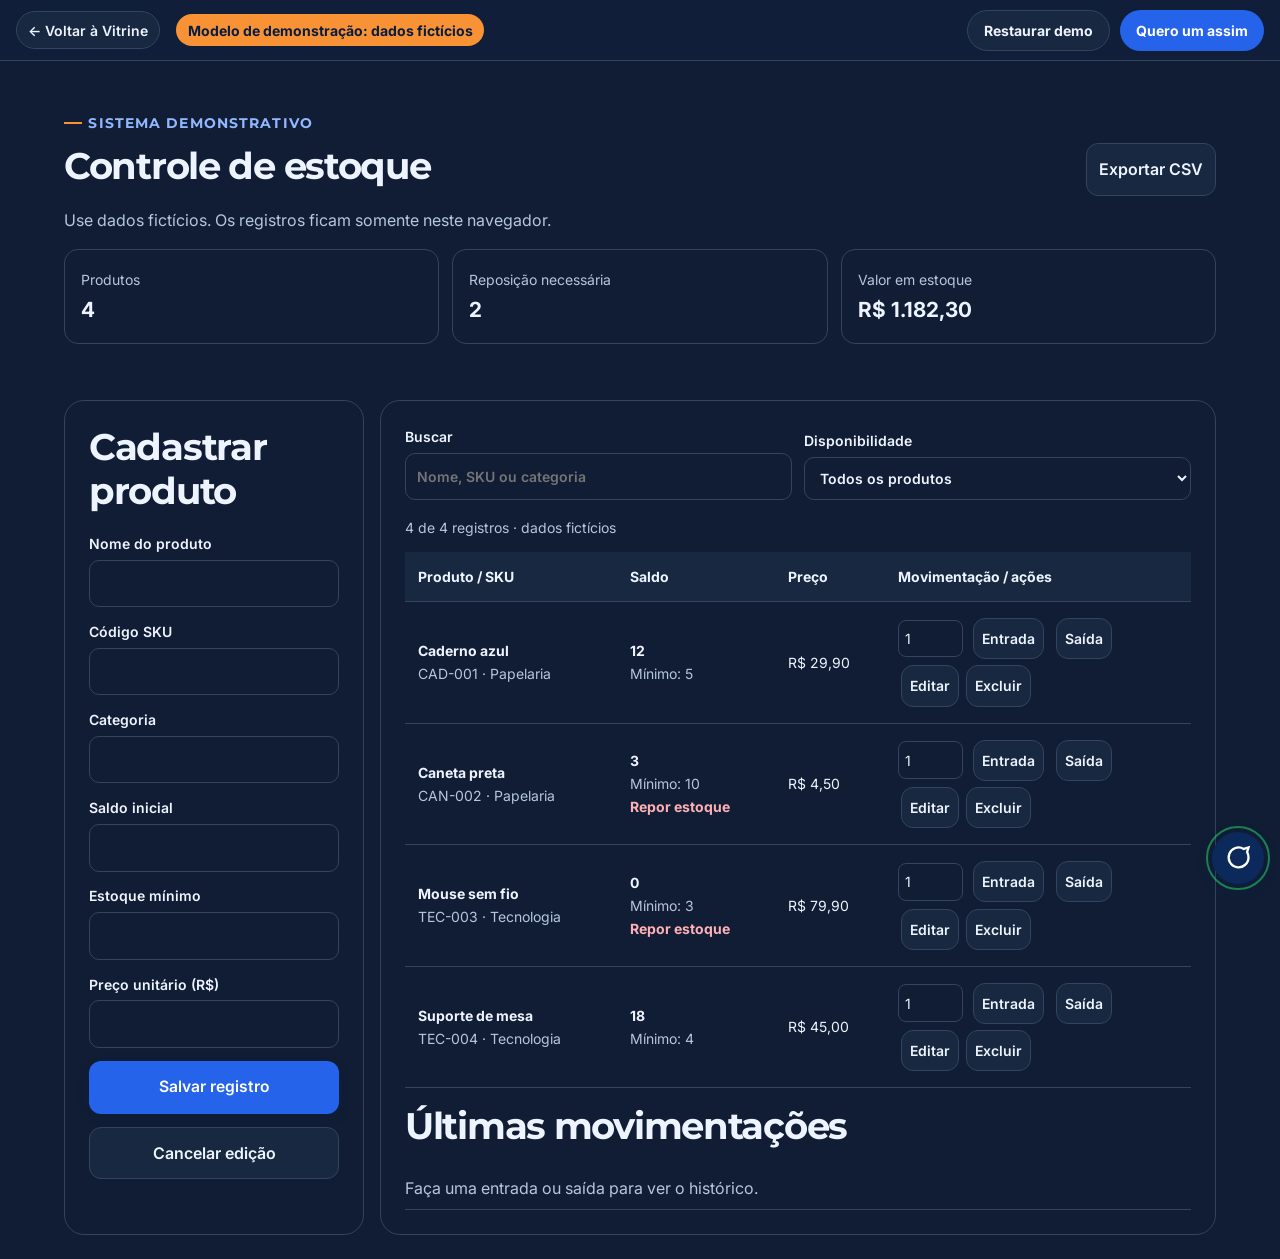
<file: modelos/estoque.html>
<!DOCTYPE html>
<html lang="pt-BR">
<head>
<meta charset="UTF-8">
<meta name="viewport" content="width=device-width, initial-scale=1.0">
<title>Controle de estoque — Kodex Soluções</title>
<meta name="description" content="Modelo interativo com dados fictícios para experimentar possibilidades de um projeto digital.">
<meta property="og:type" content="website">
<meta property="og:title" content="Controle de estoque — Kodex Soluções">
<meta property="og:description" content="Modelo interativo com dados fictícios para experimentar possibilidades de um projeto digital.">
<meta property="og:locale" content="pt_BR">
<meta name="robots" content="noindex">
<link rel="icon" type="image/svg+xml" href="../assets/favicon.svg">
<link rel="preconnect" href="https://fonts.googleapis.com">
<link rel="preconnect" href="https://fonts.gstatic.com" crossorigin>
<link href="https://fonts.googleapis.com/css2?family=Montserrat:wght@600;700;800&family=Inter:wght@400;500;600;700&display=swap" rel="stylesheet">
<script src="../js/theme.js"></script>
<link rel="stylesheet" href="../css/style.css">
<link rel="stylesheet" href="css/modelos.css">
<link rel="stylesheet" href="../css/modern.css">
<link rel="stylesheet" href="../css/revision.css">
<link rel="stylesheet" href="../css/claude-visual.css">
</head>
<body data-modelo="Controle de estoque">
<a class="skip-link" href="#demo-conteudo">Pular para a demonstração</a>

<div class="demo-bar">
  <div class="demo-bar-left">
    <a href="../index.html#vitrine" class="demo-back">&larr; Voltar à Vitrine</a>
    <span class="demo-flag">Modelo de demonstração: dados fictícios</span>
  </div>
  <div class="demo-bar-right">
    <button class="demo-btn demo-btn--ghost" id="btn-restaurar">Restaurar demo</button>
    <a class="demo-btn demo-btn--cta" id="btn-quero-assim" href="#">Quero um assim</a>
  </div>
</div>

<main class="demo-shell" id="demo-conteudo"><div class="ops-page"><header class="ops-heading"><div><span class="section-eyebrow">Sistema demonstrativo</span><h1>Controle de estoque</h1><p>Use dados fictícios. Os registros ficam somente neste navegador.</p></div><button id="op-export" class="preview-btn">Exportar CSV</button></header><div class="metric-strip" id="op-metrics"></div><p class="ops-status" id="op-status" role="status" aria-live="polite"></p><div class="ops-layout"><aside class="ops-panel"><h2 id="op-form-title">Cadastrar produto</h2><form id="op-form" class="ops-form"><label for="op-name">Nome do produto<input id="op-name" name="name" type="text" required maxlength="80"></label><label for="op-sku">Código SKU<input id="op-sku" name="sku" type="text" required maxlength="80"></label><label for="op-category">Categoria<input id="op-category" name="category" type="text" required maxlength="80"></label><label for="op-stock">Saldo inicial<input id="op-stock" name="stock" type="number" required maxlength="80" min="0" max="1000000" step="1"></label><label for="op-min">Estoque mínimo<input id="op-min" name="min" type="number" required maxlength="80" min="0" max="1000000" step="1"></label><label for="op-price">Preço unitário (R$)<input id="op-price" name="price" type="number" required maxlength="80" min="0" max="1000000" step="0.01"></label><button class="btn btn-primary" type="submit">Salvar registro</button><button class="preview-btn" type="button" id="op-cancel">Cancelar edição</button></form></aside><section class="ops-panel"><div class="ops-toolbar"><label for="op-search">Buscar<input type="search" id="op-search" placeholder="Nome, SKU ou categoria"></label><label for="op-filter">Disponibilidade<select id="op-filter"><option value="todos">Todos os produtos</option><option value="baixo">Reposição necessária</option><option value="disponivel">Acima do mínimo</option></select></label></div><div class="ops-table-wrap"><table class="ops-table"><caption id="op-count">Registros da demonstração</caption><thead><tr><th scope="col">Produto / SKU</th><th scope="col">Saldo</th><th scope="col">Preço</th><th scope="col">Movimentação / ações</th></tr></thead><tbody id="op-rows"></tbody></table></div><div class="ops-log"><h2>Últimas movimentações</h2><ul id="op-log"></ul></div></section></div></div></main><div class="demo-toast" id="toast" role="status" aria-live="polite"></div><script src="../js/main.js"></script><script src="js/operations.js"></script><script src="js/estoque.js"></script><script src="../js/experience.js"></script><script src="../js/claude-enhance.js"></script></body></html>
</file>
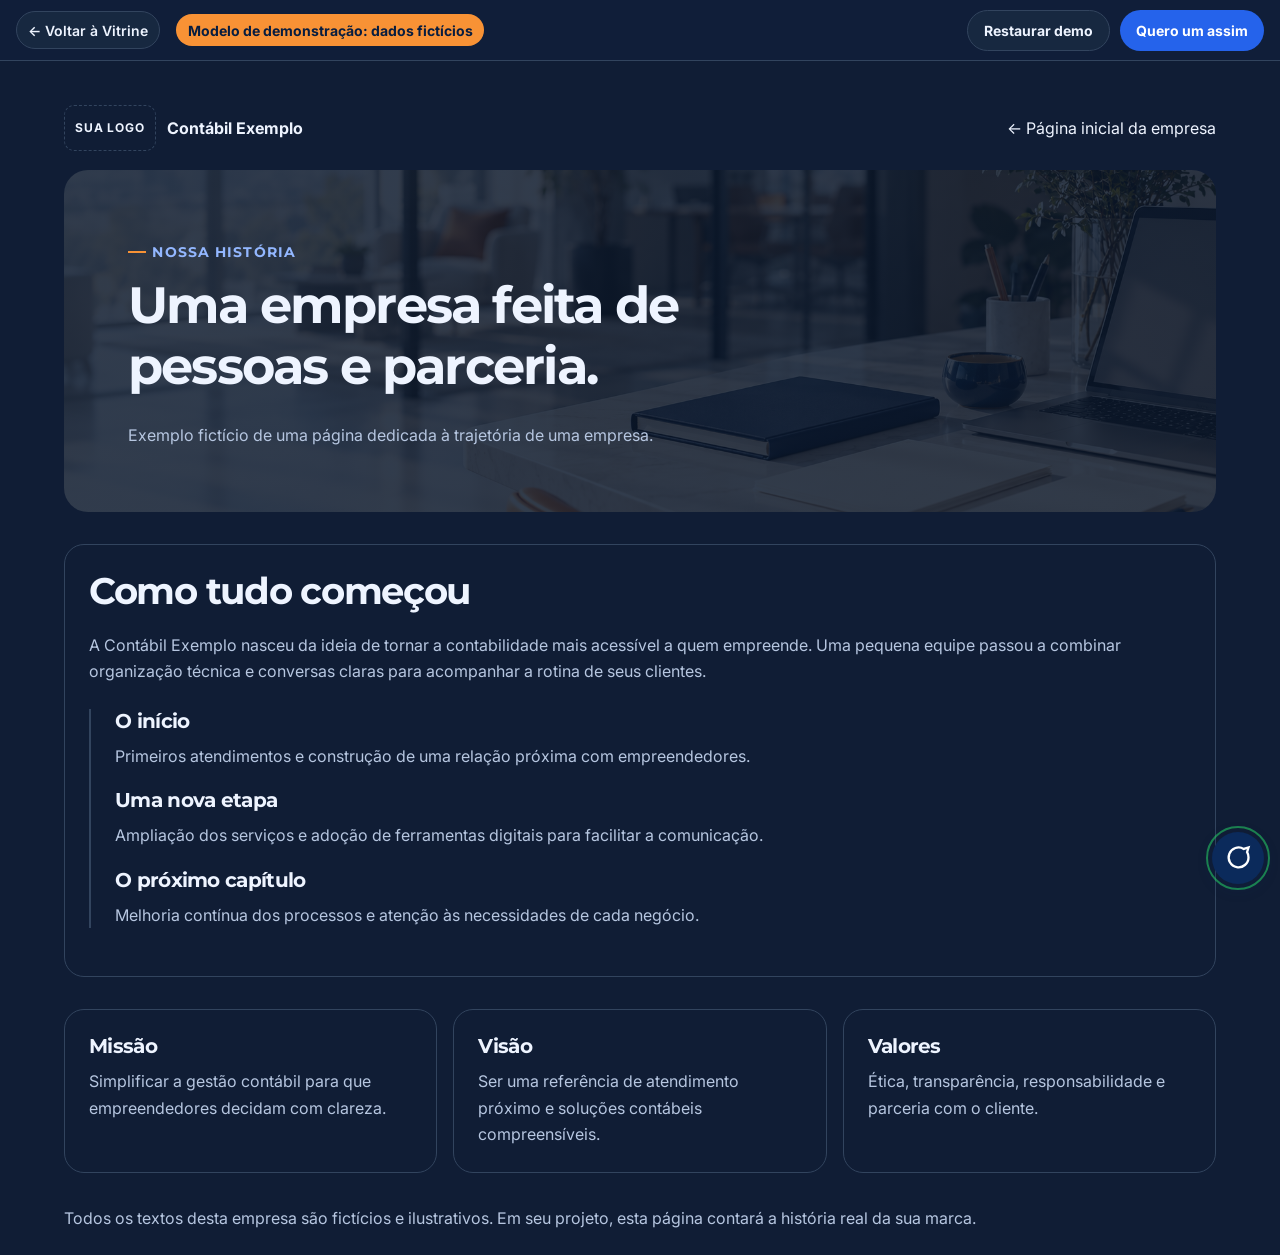
<file: modelos/historia.html>
<!DOCTYPE html>
<html lang="pt-BR">
<head>
<meta charset="UTF-8">
<meta name="viewport" content="width=device-width, initial-scale=1.0">
<title>História da empresa — Kodex Soluções</title>
<meta name="description" content="Modelo interativo com dados fictícios para experimentar possibilidades de um projeto digital.">
<meta property="og:type" content="website">
<meta property="og:title" content="História da empresa — Kodex Soluções">
<meta property="og:description" content="Modelo interativo com dados fictícios para experimentar possibilidades de um projeto digital.">
<meta property="og:locale" content="pt_BR">
<meta name="robots" content="noindex">
<link rel="icon" type="image/svg+xml" href="../assets/favicon.svg">
<link rel="preconnect" href="https://fonts.googleapis.com">
<link rel="preconnect" href="https://fonts.gstatic.com" crossorigin>
<link href="https://fonts.googleapis.com/css2?family=Montserrat:wght@600;700;800&family=Inter:wght@400;500;600;700&display=swap" rel="stylesheet">
<script src="../js/theme.js"></script>
<link rel="stylesheet" href="../css/style.css">
<link rel="stylesheet" href="css/modelos.css">
<link rel="stylesheet" href="../css/modern.css">
<link rel="stylesheet" href="../css/revision.css">
<link rel="stylesheet" href="../css/claude-visual.css">
</head>
<body data-modelo="História da empresa">
<a class="skip-link" href="#demo-conteudo">Pular para a demonstração</a>

<div class="demo-bar">
  <div class="demo-bar-left">
    <a href="../index.html#vitrine" class="demo-back">&larr; Voltar à Vitrine</a>
    <span class="demo-flag">Modelo de demonstração: dados fictícios</span>
  </div>
  <div class="demo-bar-right">
    <button class="demo-btn demo-btn--ghost" id="btn-restaurar">Restaurar demo</button>
    <a class="demo-btn demo-btn--cta" id="btn-quero-assim" href="#">Quero um assim</a>
  </div>
</div>

<main class="demo-shell" id="demo-conteudo"><div class="history-page"><div class="personal-nav"><div class="sample-logo"><span class="logo-slot">SUA LOGO</span><strong>Contábil Exemplo</strong></div><a href="institucional.html">← Página inicial da empresa</a></div><header class="history-cover"><span class="section-eyebrow">Nossa história</span><h1>Uma empresa feita de pessoas e parceria.</h1><p>Exemplo fictício de uma página dedicada à trajetória de uma empresa.</p></header><section class="personal-section"><h2>Como tudo começou</h2><p>A Contábil Exemplo nasceu da ideia de tornar a contabilidade mais acessível a quem empreende. Uma pequena equipe passou a combinar organização técnica e conversas claras para acompanhar a rotina de seus clientes.</p><div class="timeline"><article><h3>O início</h3><p>Primeiros atendimentos e construção de uma relação próxima com empreendedores.</p></article><article><h3>Uma nova etapa</h3><p>Ampliação dos serviços e adoção de ferramentas digitais para facilitar a comunicação.</p></article><article><h3>O próximo capítulo</h3><p>Melhoria contínua dos processos e atenção às necessidades de cada negócio.</p></article></div></section><div class="story-grid"><article><h2>Missão</h2><p>Simplificar a gestão contábil para que empreendedores decidam com clareza.</p></article><article><h2>Visão</h2><p>Ser uma referência de atendimento próximo e soluções contábeis compreensíveis.</p></article><article><h2>Valores</h2><p>Ética, transparência, responsabilidade e parceria com o cliente.</p></article></div><p>Todos os textos desta empresa são fictícios e ilustrativos. Em seu projeto, esta página contará a história real da sua marca.</p></div></main><div class="demo-toast" id="toast" role="status" aria-live="polite"></div><script src="../js/main.js"></script><script src="js/historia.js"></script><script src="../js/experience.js"></script><script src="../js/claude-enhance.js"></script></body></html>
</file>
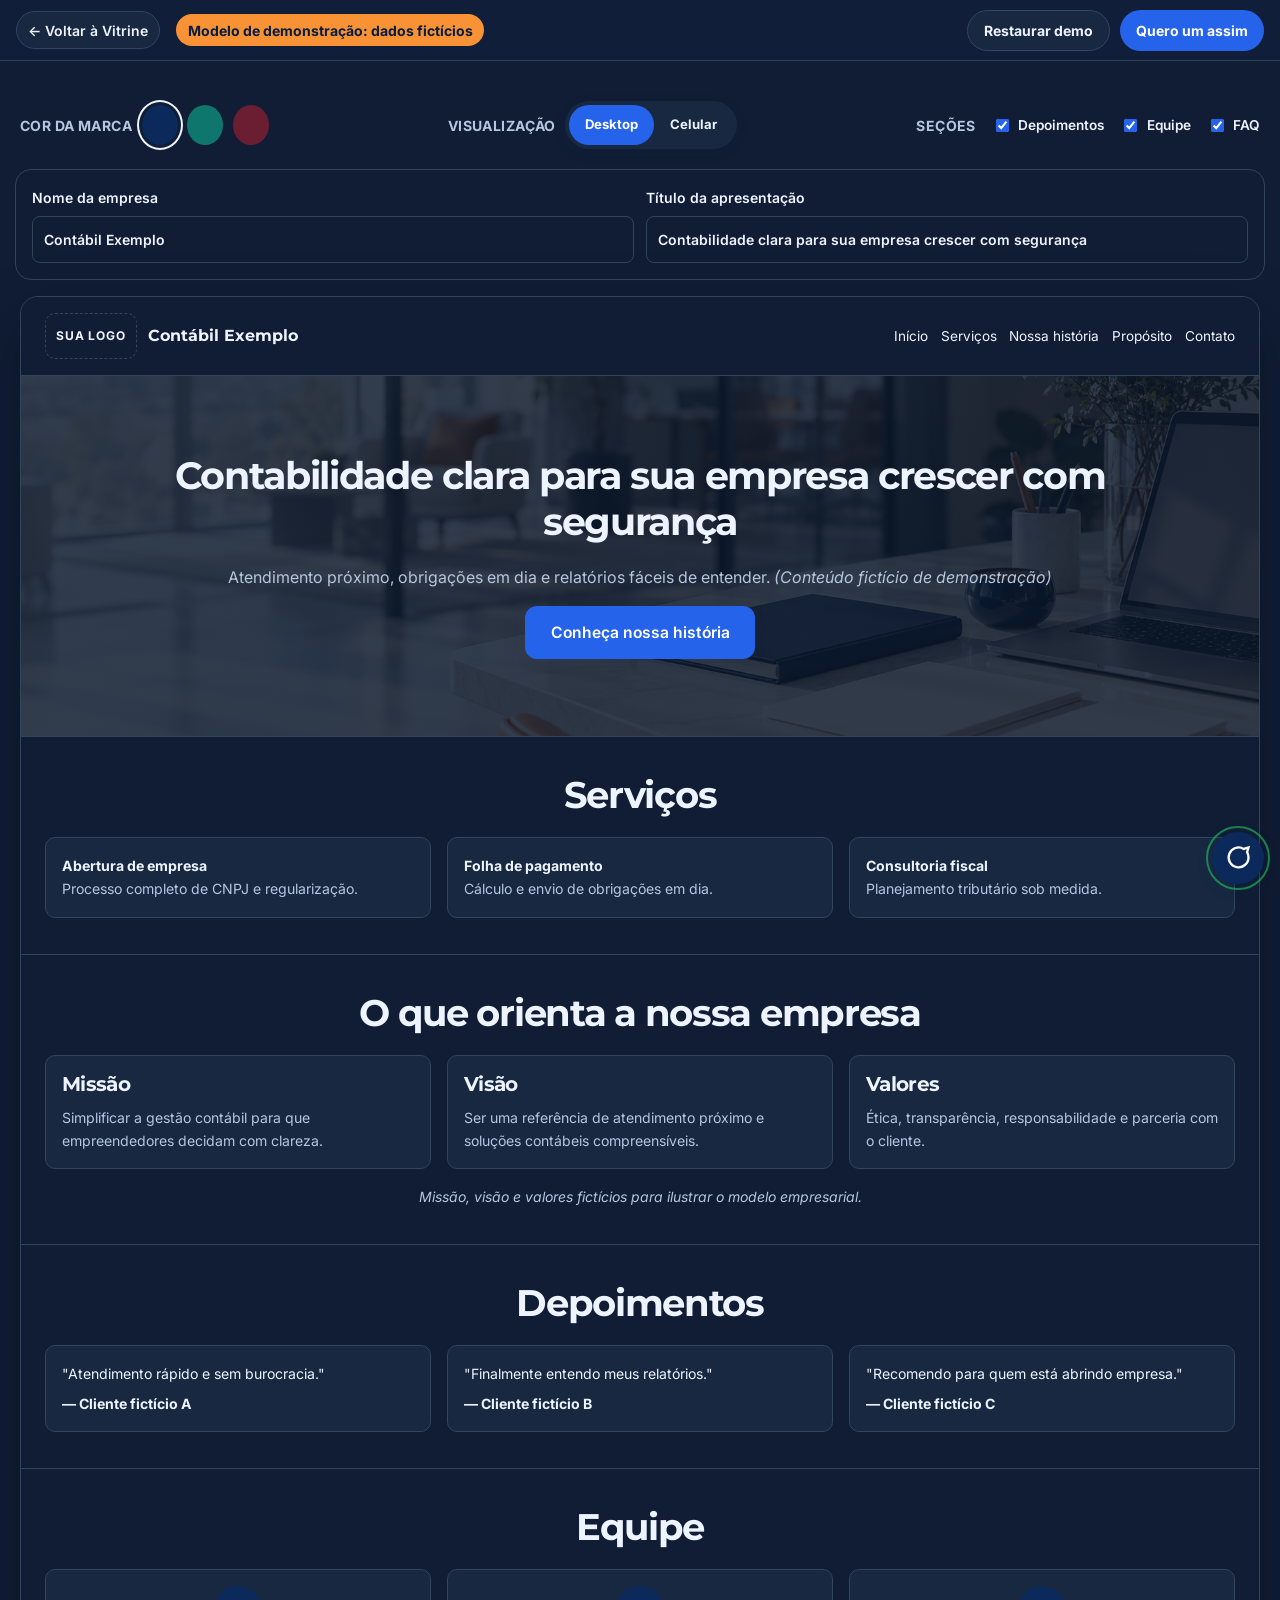
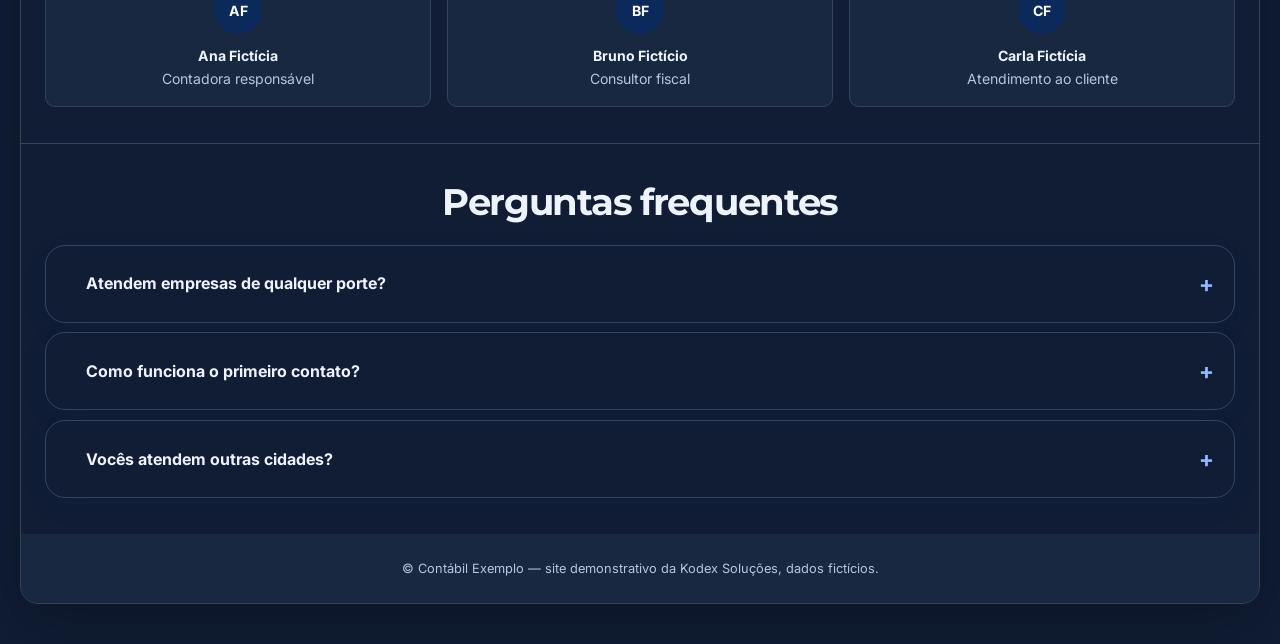
<file: modelos/institucional.html>
<!DOCTYPE html>
<html lang="pt-BR">
<head>
<meta charset="UTF-8">
<meta name="viewport" content="width=device-width, initial-scale=1.0">
<title>Modelo: Site Institucional — Kodex Soluções</title>
<meta name="description" content="Experimente um site institucional: troque de tema, veja a versão celular e ligue ou desligue seções. Modelo de demonstração da Kodex Soluções.">
<meta property="og:type" content="website">
<meta property="og:title" content="Modelo: Site Institucional — Kodex Soluções">
<meta property="og:description" content="Experimente um site institucional: troque de tema, veja a versão celular e ligue ou desligue seções. Modelo de demonstração da Kodex Soluções.">
<meta property="og:locale" content="pt_BR">
<meta name="robots" content="noindex">
<link rel="icon" type="image/svg+xml" href="../assets/favicon.svg">
<link rel="preconnect" href="https://fonts.googleapis.com">
<link rel="preconnect" href="https://fonts.gstatic.com" crossorigin>
<link href="https://fonts.googleapis.com/css2?family=Montserrat:wght@600;700;800&family=Poppins:wght@600;700&family=Lora:wght@600;700&family=Inter:wght@400;500;600;700&display=swap" rel="stylesheet">
<script src="../js/theme.js"></script>
<link rel="stylesheet" href="../css/style.css">
<link rel="stylesheet" href="css/modelos.css">
<link rel="stylesheet" href="../css/modern.css">
<link rel="stylesheet" href="../css/revision.css">
<link rel="stylesheet" href="../css/claude-visual.css">
</head>
<body data-modelo="Site institucional">
<a class="skip-link" href="#demo-conteudo">Pular para a demonstração</a>

<div class="demo-bar">
  <div class="demo-bar-left">
    <a href="../index.html#vitrine" class="demo-back">&larr; Voltar à Vitrine</a>
    <span class="demo-flag">Modelo de demonstração: dados fictícios</span>
  </div>
  <div class="demo-bar-right">
    <button class="demo-btn demo-btn--ghost" id="btn-restaurar">Restaurar demo</button>
    <a class="demo-btn demo-btn--cta" id="btn-quero-assim" href="#">Quero um assim</a>
  </div>
</div>

<main class="demo-shell" id="demo-conteudo">

  <div class="inst-toolbar">
    <div class="toolbar-group">
      <span class="toolbar-label">Cor da marca</span>
      <button class="theme-swatch is-active" data-theme="azul" style="background:#0B2A5B;" aria-label="Tema Azul Corporativo" aria-pressed="true"></button>
      <button class="theme-swatch" data-theme="verde" style="background:#0F766E;" aria-label="Tema Verde Confiança" aria-pressed="false"></button>
      <button class="theme-swatch" data-theme="bordo" style="background:#6B1D32;" aria-label="Tema Bordô Elegante" aria-pressed="false"></button>
    </div>

    <div class="toolbar-group">
      <span class="toolbar-label">Visualização</span>
      <div class="view-toggle">
        <button data-view="desktop" class="is-active" aria-pressed="true">Desktop</button>
        <button data-view="mobile" aria-pressed="false">Celular</button>
      </div>
    </div>

    <div class="toolbar-group section-toggles">
      <span class="toolbar-label">Seções</span>
      <label><input type="checkbox" data-section="depoimentos" checked> Depoimentos</label>
      <label><input type="checkbox" data-section="equipe" checked> Equipe</label>
      <label><input type="checkbox" data-section="faq" checked> FAQ</label>
    </div>
  </div>

  <div class="inst-frame-wrap">
    <div class="inst-frame" id="inst-frame">
      <div class="inst-page">

        <header class="inst-header">
          <div class="sample-logo"><span class="logo-slot">SUA LOGO</span><strong>Contábil Exemplo</strong></div>
          <nav><a href="#inst-inicio">Início</a><a href="#inst-servicos">Serviços</a><a href="historia.html">Nossa história</a><a href="#inst-proposito">Propósito</a><a data-whatsapp href="#">Contato</a></nav>
        </header>

        <section class="inst-hero" id="inst-inicio">
          <h1>Contabilidade clara para sua empresa crescer com segurança</h1>
          <p>Atendimento próximo, obrigações em dia e relatórios fáceis de entender. <em>(Conteúdo fictício de demonstração)</em></p><a href="historia.html" class="btn btn-primary">Conheça nossa história</a>
        </section>

        <section class="inst-section" id="inst-servicos">
          <h2>Serviços</h2>
          <div class="inst-cards">
            <div class="inst-card"><strong>Abertura de empresa</strong><p>Processo completo de CNPJ e regularização.</p></div>
            <div class="inst-card"><strong>Folha de pagamento</strong><p>Cálculo e envio de obrigações em dia.</p></div>
            <div class="inst-card"><strong>Consultoria fiscal</strong><p>Planejamento tributário sob medida.</p></div>
          </div>
        </section>

        <section class="inst-section" id="inst-proposito"><h2>O que orienta a nossa empresa</h2><div class="inst-cards"><article class="inst-card"><h3>Missão</h3><p>Simplificar a gestão contábil para que empreendedores decidam com clareza.</p></article><article class="inst-card"><h3>Visão</h3><p>Ser uma referência de atendimento próximo e soluções contábeis compreensíveis.</p></article><article class="inst-card"><h3>Valores</h3><p>Ética, transparência, responsabilidade e parceria com o cliente.</p></article></div><p class="ficticio-note">Missão, visão e valores fictícios para ilustrar o modelo empresarial.</p></section><section class="inst-section" id="sec-depoimentos">
          <h2>Depoimentos</h2>
          <div class="inst-cards">
            <div class="inst-card">"Atendimento rápido e sem burocracia." <strong style="display:block;margin-top:.4rem;">— Cliente fictício A</strong></div>
            <div class="inst-card">"Finalmente entendo meus relatórios." <strong style="display:block;margin-top:.4rem;">— Cliente fictício B</strong></div>
            <div class="inst-card">"Recomendo para quem está abrindo empresa." <strong style="display:block;margin-top:.4rem;">— Cliente fictício C</strong></div>
          </div>
        </section>

        <section class="inst-section" id="sec-equipe">
          <h2>Equipe</h2>
          <div class="inst-cards">
            <div class="inst-card" style="text-align:center;">
              <div style="width:48px;height:48px;border-radius:50%;background:var(--theme-primary,var(--color-primary));color:#fff;display:flex;align-items:center;justify-content:center;margin:0 auto .6rem;font-weight:700;">AF</div>
              <strong>Ana Fictícia</strong><p>Contadora responsável</p>
            </div>
            <div class="inst-card" style="text-align:center;">
              <div style="width:48px;height:48px;border-radius:50%;background:var(--theme-primary,var(--color-primary));color:#fff;display:flex;align-items:center;justify-content:center;margin:0 auto .6rem;font-weight:700;">BF</div>
              <strong>Bruno Fictício</strong><p>Consultor fiscal</p>
            </div>
            <div class="inst-card" style="text-align:center;">
              <div style="width:48px;height:48px;border-radius:50%;background:var(--theme-primary,var(--color-primary));color:#fff;display:flex;align-items:center;justify-content:center;margin:0 auto .6rem;font-weight:700;">CF</div>
              <strong>Carla Fictícia</strong><p>Atendimento ao cliente</p>
            </div>
          </div>
        </section>

        <section class="inst-section" id="sec-faq">
          <h2>Perguntas frequentes</h2>
          <details class="faq-item" style="margin-bottom:.6rem;"><summary>Atendem empresas de qualquer porte?</summary><p>Conteúdo fictício de demonstração.</p></details>
          <details class="faq-item" style="margin-bottom:.6rem;"><summary>Como funciona o primeiro contato?</summary><p>Conteúdo fictício de demonstração.</p></details>
          <details class="faq-item"><summary>Vocês atendem outras cidades?</summary><p>Conteúdo fictício de demonstração.</p></details>
        </section>

        <footer class="inst-footer">© Contábil Exemplo — site demonstrativo da Kodex Soluções, dados fictícios.</footer>

      </div>
    </div>
  </div>

</main>

<div class="demo-toast" id="toast" role="status" aria-live="polite"></div>

<script src="../js/main.js"></script>
<script src="js/institucional.js"></script>
<script src="../js/experience.js"></script><script src="../js/claude-enhance.js"></script>
</body>
</html>
</file>
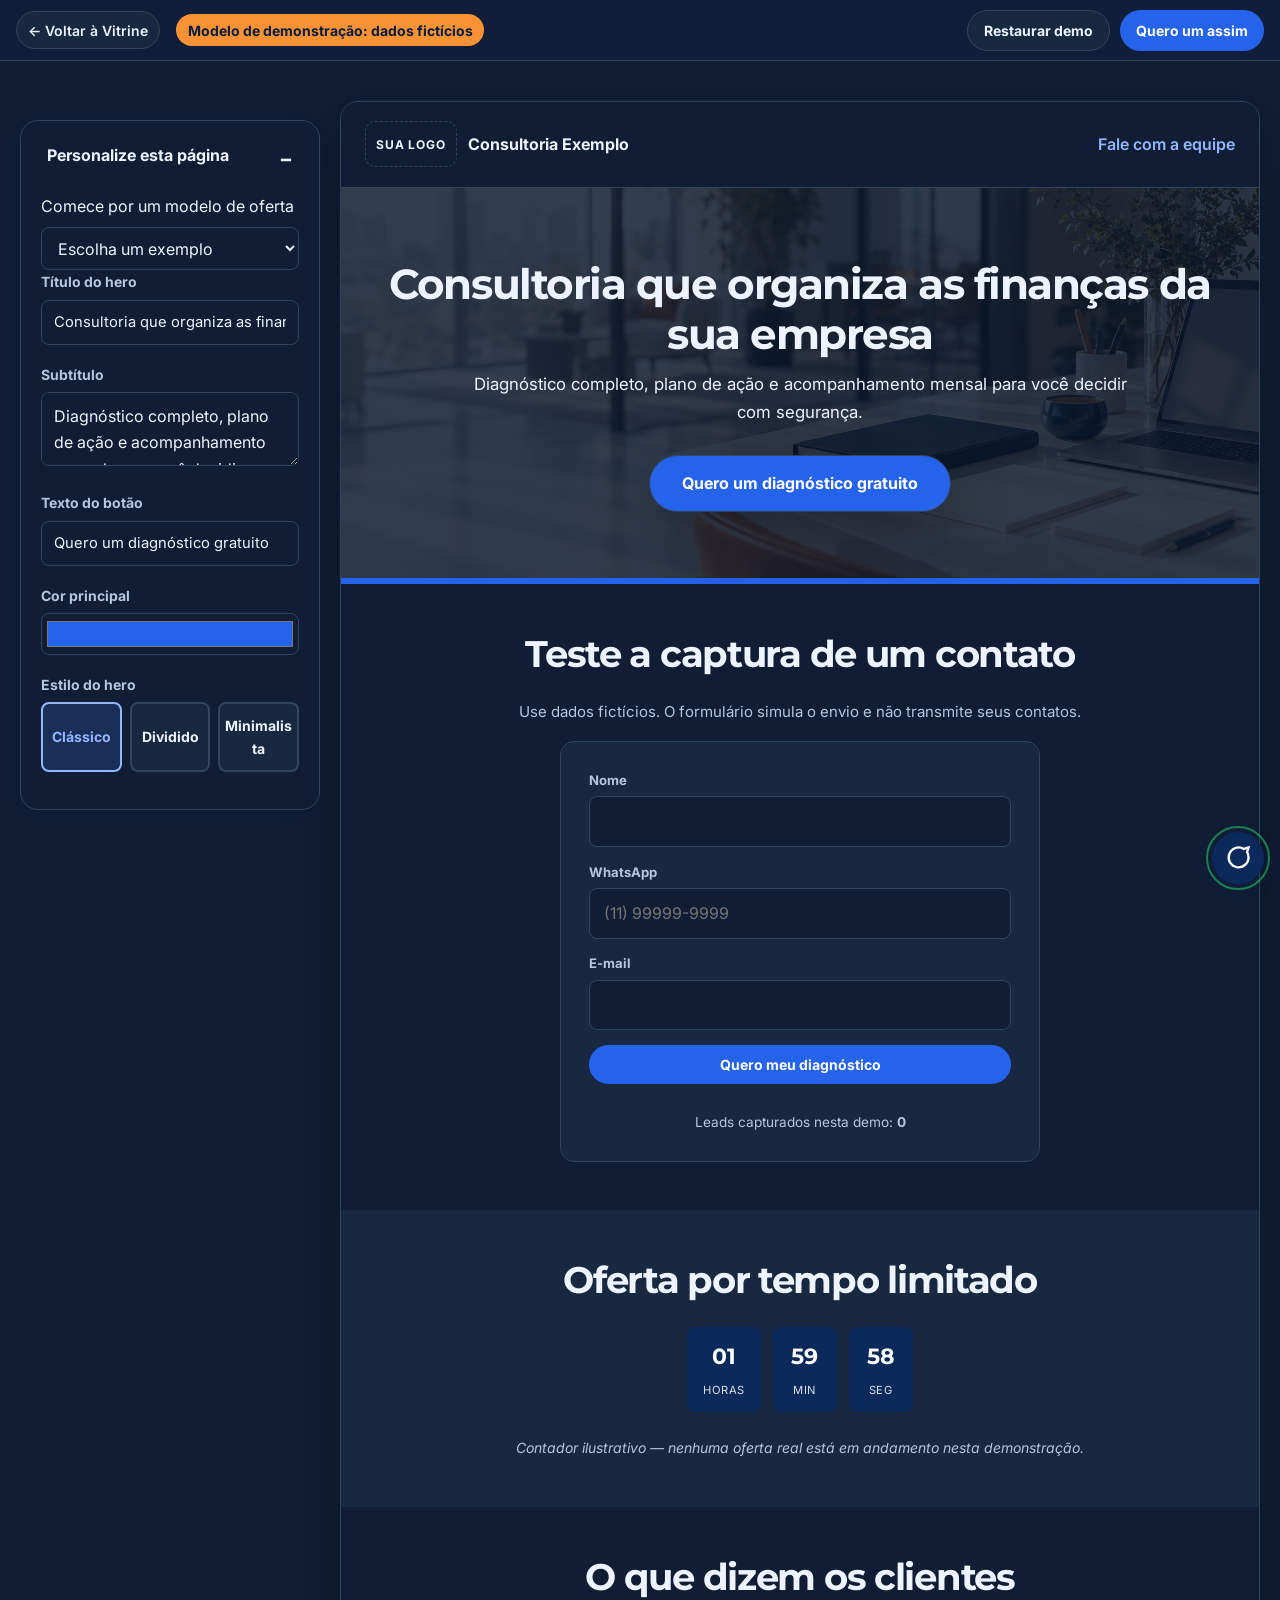
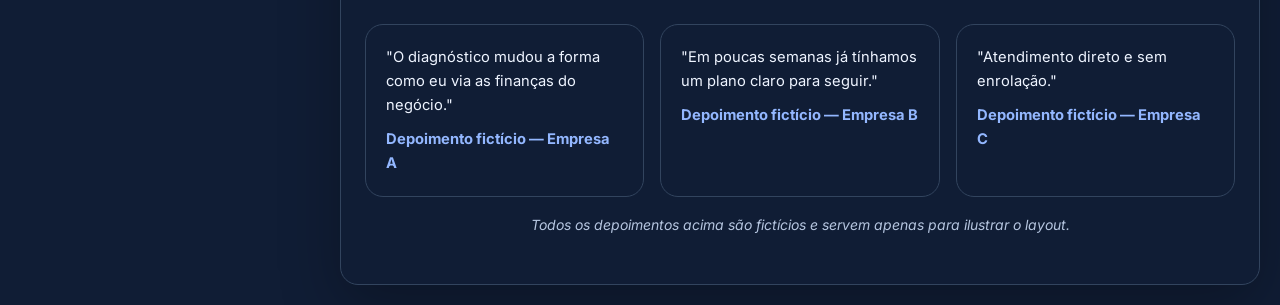
<file: modelos/landing.html>
<!DOCTYPE html>
<html lang="pt-BR">
<head>
<meta charset="UTF-8">
<meta name="viewport" content="width=device-width, initial-scale=1.0">
<title>Modelo: Landing Page de Captação — Kodex Soluções</title>
<meta name="description" content="Experimente uma landing page de captação de leads: personalize cores, textos e teste o formulário. Modelo de demonstração da Kodex Soluções.">
<meta property="og:type" content="website">
<meta property="og:title" content="Modelo: Landing Page de Captação — Kodex Soluções">
<meta property="og:description" content="Experimente uma landing page de captação de leads: personalize cores, textos e teste o formulário. Modelo de demonstração da Kodex Soluções.">
<meta property="og:locale" content="pt_BR">
<meta name="robots" content="noindex">
<link rel="icon" type="image/svg+xml" href="../assets/favicon.svg">
<link rel="preconnect" href="https://fonts.googleapis.com">
<link rel="preconnect" href="https://fonts.gstatic.com" crossorigin>
<link href="https://fonts.googleapis.com/css2?family=Montserrat:wght@600;700;800&family=Inter:wght@400;500;600;700&display=swap" rel="stylesheet">
<script src="../js/theme.js"></script>
<link rel="stylesheet" href="../css/style.css">
<link rel="stylesheet" href="css/modelos.css">
<link rel="stylesheet" href="../css/modern.css">
<link rel="stylesheet" href="../css/revision.css">
<link rel="stylesheet" href="../css/claude-visual.css">
</head>
<body data-modelo="Landing page de captação">
<a class="skip-link" href="#demo-conteudo">Pular para a demonstração</a>

<div class="demo-bar">
  <div class="demo-bar-left">
    <a href="../index.html#vitrine" class="demo-back">&larr; Voltar à Vitrine</a>
    <span class="demo-flag">Modelo de demonstração: dados fictícios</span>
  </div>
  <div class="demo-bar-right">
    <button class="demo-btn demo-btn--ghost" id="btn-restaurar">Restaurar demo</button>
    <a class="demo-btn demo-btn--cta" id="btn-quero-assim" href="#">Quero um assim</a>
  </div>
</div>

<main class="demo-shell" id="demo-conteudo">
  <div class="landing-layout">

    <!-- Painel de personalização -->
    <aside class="editor-panel" aria-label="Personalize esta página">
      <button type="button" class="editor-toggle" aria-expanded="true" aria-controls="editor-controls">Personalize esta página <span aria-hidden="true">−</span></button>
<div id="editor-controls">

      <div class="editor-field">
        <label for="campo-titulo">Título do hero</label>
        <input type="text" id="campo-titulo" maxlength="80">
      </div>

      <div class="editor-field">
        <label for="campo-subtitulo">Subtítulo</label>
        <textarea id="campo-subtitulo" maxlength="180"></textarea>
      </div>

      <div class="editor-field">
        <label for="campo-botao">Texto do botão</label>
        <input type="text" id="campo-botao" maxlength="30">
      </div>

      <div class="editor-field">
        <label for="campo-cor">Cor principal</label>
        <input type="color" id="campo-cor">
      </div>

      <div class="editor-field">
        <label id="label-estilo">Estilo do hero</label>
        <div class="style-options" role="group" aria-labelledby="label-estilo">
          <button type="button" class="style-option" data-style="classic" aria-pressed="false">Clássico</button>
          <button type="button" class="style-option" data-style="split" aria-pressed="false">Dividido</button>
          <button type="button" class="style-option" data-style="minimal" aria-pressed="false">Minimalista</button>
        </div>
      </div>
    </div>
    </aside>

    <!-- Preview ao vivo -->
    <div class="landing-preview"><header class="lp-brand-bar"><div class="sample-logo"><span class="logo-slot">SUA LOGO</span><span>Consultoria Exemplo</span></div><a href="#form-lead">Fale com a equipe</a></header>

      <section class="lp-hero style-classic" id="lp-hero">
        <h1 id="preview-titulo">Consultoria que organiza as finanças da sua empresa</h1>
        <p id="preview-subtitulo">Diagnóstico completo, plano de ação e acompanhamento mensal para você decidir com segurança.</p>
        <a href="#form-lead" class="lp-cta-btn" id="preview-botao">Quero um diagnóstico gratuito</a>
      </section>

      <section class="lp-section">
        <h2>Teste a captura de um contato</h2><p class="demo-hint">Use dados fictícios. O formulário simula o envio e não transmite seus contatos.</p>
        <form class="lead-form" id="form-lead" novalidate>
          <div>
            <label for="lead-nome">Nome</label>
            <input type="text" maxlength="80" autocomplete="off" aria-describedby="error-nome" id="lead-nome" name="nome" required>
            <span class="field-error" id="error-nome" data-error-for="lead-nome">Informe seu nome.</span>
          </div>
          <div>
            <label for="lead-whatsapp">WhatsApp</label>
            <input type="tel" maxlength="25" autocomplete="off" aria-describedby="error-whatsapp" id="lead-whatsapp" name="whatsapp" required placeholder="(11) 99999-9999">
            <span class="field-error" id="error-whatsapp" data-error-for="lead-whatsapp">Informe um WhatsApp válido.</span>
          </div>
          <div>
            <label for="lead-email">E-mail</label>
            <input type="email" maxlength="120" autocomplete="off" aria-describedby="error-email" id="lead-email" name="email" required>
            <span class="field-error" id="error-email" data-error-for="lead-email">Informe um e-mail válido.</span>
          </div>
          <button type="submit" class="demo-btn demo-btn--cta" style="justify-content:center;">Quero meu diagnóstico</button>
          <div class="lead-success" id="lead-success" role="status">Lead capturado! Em um projeto real, esse contato chegaria direto para sua equipe.</div>
          <div class="lead-counter">Leads capturados nesta demo: <strong id="lead-count">0</strong></div>
        </form>
      </section>

      <section class="lp-section" style="background:var(--color-bg-alt);">
        <h2>Oferta por tempo limitado</h2>
        <div class="countdown" id="countdown" aria-label="Tempo restante na oferta fictícia">
          <div class="countdown-box"><strong id="cd-horas">00</strong><span>Horas</span></div>
          <div class="countdown-box"><strong id="cd-min">00</strong><span>Min</span></div>
          <div class="countdown-box"><strong id="cd-seg">00</strong><span>Seg</span></div>
        </div>
        <p style="text-align:center;" class="ficticio-note">Contador ilustrativo — nenhuma oferta real está em andamento nesta demonstração.</p>
      </section>

      <section class="lp-section">
        <h2>O que dizem os clientes</h2>
        <div class="proof-grid">
          <div class="proof-card">"O diagnóstico mudou a forma como eu via as finanças do negócio." <span class="proof-name">Depoimento fictício — Empresa A</span></div>
          <div class="proof-card">"Em poucas semanas já tínhamos um plano claro para seguir." <span class="proof-name">Depoimento fictício — Empresa B</span></div>
          <div class="proof-card">"Atendimento direto e sem enrolação." <span class="proof-name">Depoimento fictício — Empresa C</span></div>
        </div>
        <p class="ficticio-note">Todos os depoimentos acima são fictícios e servem apenas para ilustrar o layout.</p>
      </section>

    </div>
  </div>
</main>

<div class="demo-toast" id="toast" role="status" aria-live="polite"></div>

<script src="../js/main.js"></script>
<script src="js/landing.js"></script>
<script src="../js/experience.js"></script><script src="../js/claude-enhance.js"></script>
</body>
</html>
</file>
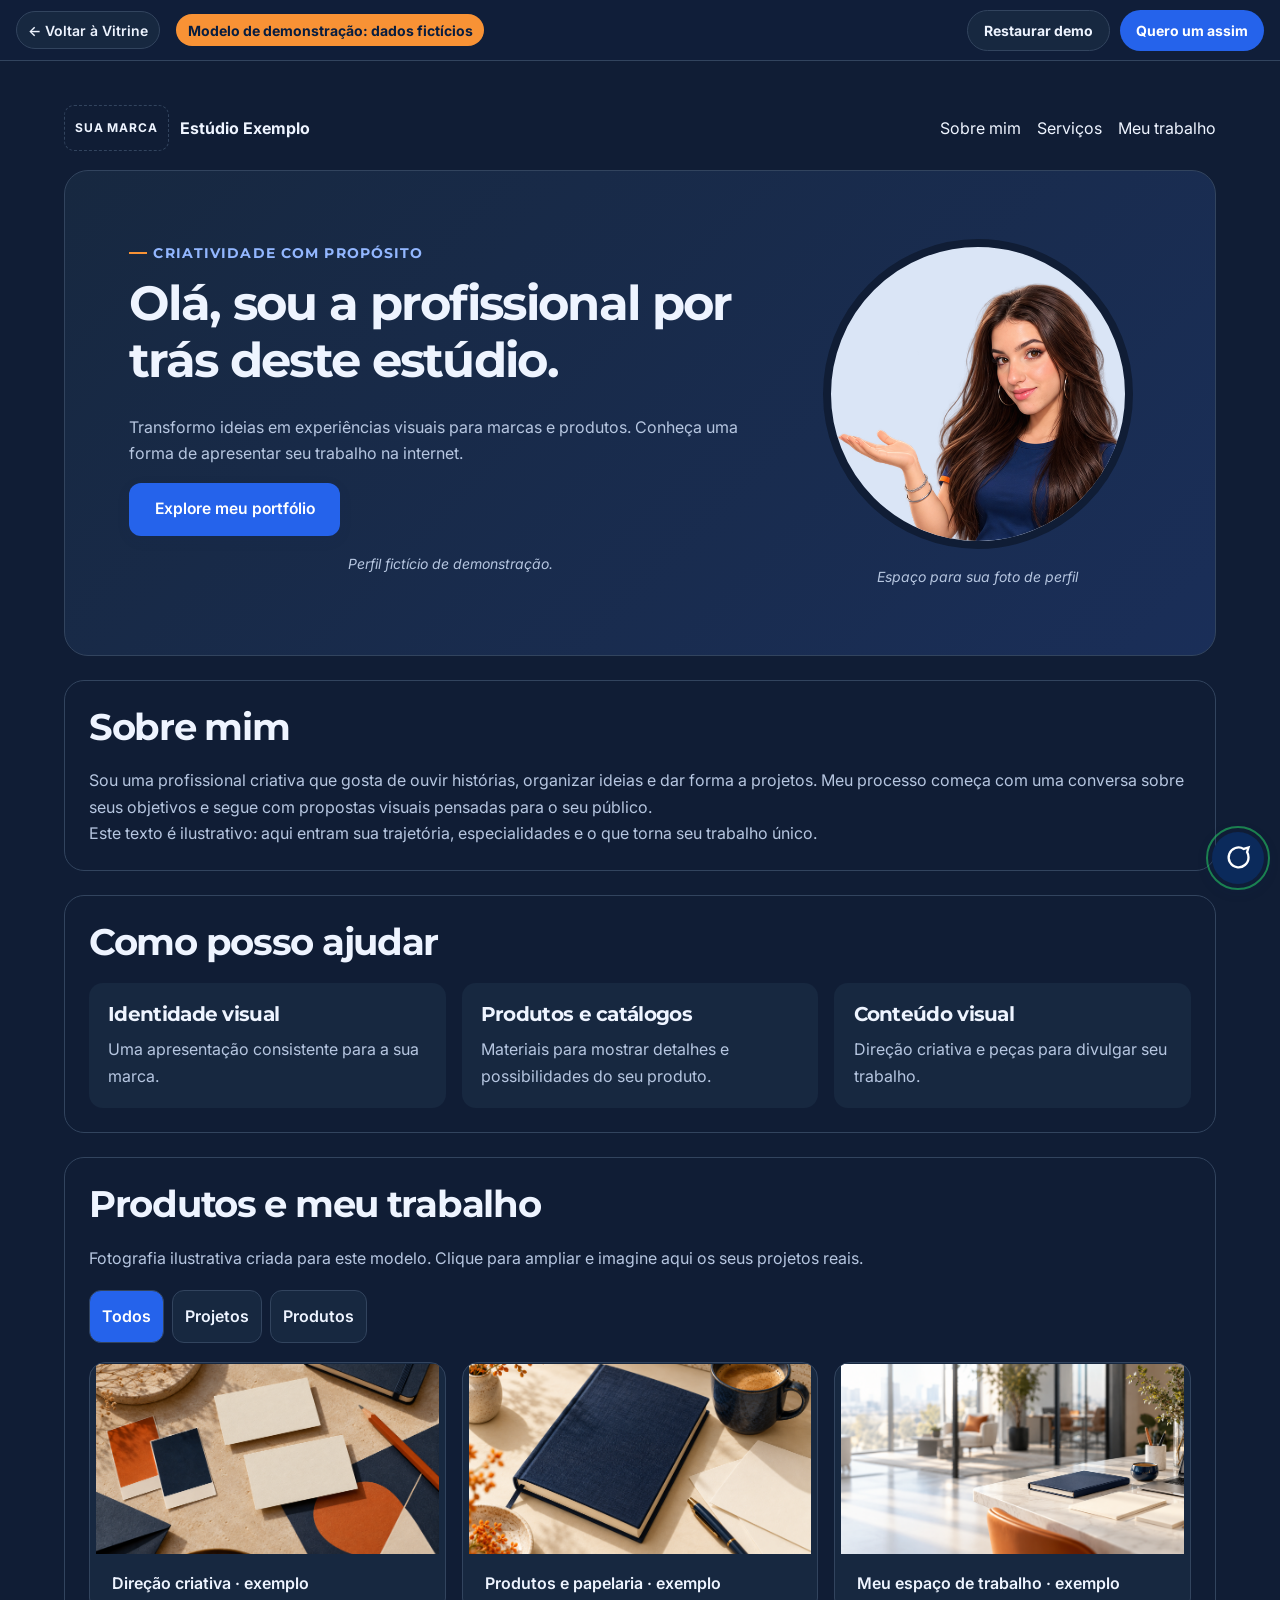
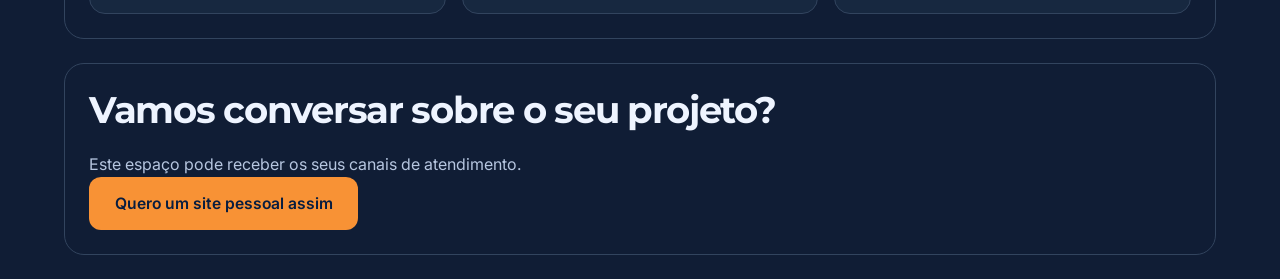
<file: modelos/pessoal.html>
<!DOCTYPE html>
<html lang="pt-BR">
<head>
<meta charset="UTF-8">
<meta name="viewport" content="width=device-width, initial-scale=1.0">
<title>Site pessoal e portfólio — Kodex Soluções</title>
<meta name="description" content="Modelo interativo com dados fictícios para experimentar possibilidades de um projeto digital.">
<meta property="og:type" content="website">
<meta property="og:title" content="Site pessoal e portfólio — Kodex Soluções">
<meta property="og:description" content="Modelo interativo com dados fictícios para experimentar possibilidades de um projeto digital.">
<meta property="og:locale" content="pt_BR">
<meta name="robots" content="noindex">
<link rel="icon" type="image/svg+xml" href="../assets/favicon.svg">
<link rel="preconnect" href="https://fonts.googleapis.com">
<link rel="preconnect" href="https://fonts.gstatic.com" crossorigin>
<link href="https://fonts.googleapis.com/css2?family=Montserrat:wght@600;700;800&family=Inter:wght@400;500;600;700&display=swap" rel="stylesheet">
<script src="../js/theme.js"></script>
<link rel="stylesheet" href="../css/style.css">
<link rel="stylesheet" href="css/modelos.css">
<link rel="stylesheet" href="../css/modern.css">
<link rel="stylesheet" href="../css/revision.css">
<link rel="stylesheet" href="../css/claude-visual.css">
</head>
<body data-modelo="Site pessoal e portfólio">
<a class="skip-link" href="#demo-conteudo">Pular para a demonstração</a>

<div class="demo-bar">
  <div class="demo-bar-left">
    <a href="../index.html#vitrine" class="demo-back">&larr; Voltar à Vitrine</a>
    <span class="demo-flag">Modelo de demonstração: dados fictícios</span>
  </div>
  <div class="demo-bar-right">
    <button class="demo-btn demo-btn--ghost" id="btn-restaurar">Restaurar demo</button>
    <a class="demo-btn demo-btn--cta" id="btn-quero-assim" href="#">Quero um assim</a>
  </div>
</div>

<main class="demo-shell" id="demo-conteudo"><div class="personal-page"><header class="personal-nav"><div class="sample-logo"><span class="logo-slot">SUA MARCA</span><strong>Estúdio Exemplo</strong></div><nav><a href="#sobre-mim">Sobre mim</a><a href="#meus-servicos">Serviços</a><a href="#meu-trabalho">Meu trabalho</a></nav></header><section class="personal-hero"><div><span class="section-eyebrow">Criatividade com propósito</span><h1>Olá, sou a profissional por trás deste estúdio.</h1><p>Transformo ideias em experiências visuais para marcas e produtos. Conheça uma forma de apresentar seu trabalho na internet.</p><a href="#meu-trabalho" class="btn btn-primary">Explore meu portfólio</a><p class="ficticio-note">Perfil fictício de demonstração.</p></div><figure><div class="profile-photo"><img src="../assets/avatares-kodex.png" alt="Avatar feminino ilustrativo usado como foto de perfil do modelo"></div><figcaption class="ficticio-note">Espaço para sua foto de perfil</figcaption></figure></section><section class="personal-section" id="sobre-mim"><h2>Sobre mim</h2><p>Sou uma profissional criativa que gosta de ouvir histórias, organizar ideias e dar forma a projetos. Meu processo começa com uma conversa sobre seus objetivos e segue com propostas visuais pensadas para o seu público.</p><p>Este texto é ilustrativo: aqui entram sua trajetória, especialidades e o que torna seu trabalho único.</p></section><section class="personal-section" id="meus-servicos"><h2>Como posso ajudar</h2><div class="personal-services"><article><h3>Identidade visual</h3><p>Uma apresentação consistente para a sua marca.</p></article><article><h3>Produtos e catálogos</h3><p>Materiais para mostrar detalhes e possibilidades do seu produto.</p></article><article><h3>Conteúdo visual</h3><p>Direção criativa e peças para divulgar seu trabalho.</p></article></div></section><section class="personal-section" id="meu-trabalho"><h2>Produtos e meu trabalho</h2><p>Fotografia ilustrativa criada para este modelo. Clique para ampliar e imagine aqui os seus projetos reais.</p><div class="gallery-filters" role="group" aria-label="Filtrar portfólio"><button class="preview-btn" data-gallery="todos" aria-pressed="true">Todos</button><button class="preview-btn" data-gallery="projetos" aria-pressed="false">Projetos</button><button class="preview-btn" data-gallery="produtos" aria-pressed="false">Produtos</button></div><div class="work-gallery"><button class="work-card" data-work="projetos"><img src="../assets/projeto-identidade.png" alt="Projeto ilustrativo de identidade visual com papelaria e paleta de cores" loading="lazy"><span>Direção criativa · exemplo</span></button><button class="work-card" data-work="produtos"><img src="../assets/produto-papelaria.png" alt="Fotografia ilustrativa de caderno, caneca e papelaria" loading="lazy"><span>Produtos e papelaria · exemplo</span></button><button class="work-card" data-work="projetos"><img src="../assets/capa-estudio.png" alt="Ambiente de trabalho de um estúdio criativo" loading="lazy"><span>Meu espaço de trabalho · exemplo</span></button></div></section><section class="personal-section"><h2>Vamos conversar sobre o seu projeto?</h2><p>Este espaço pode receber os seus canais de atendimento.</p><a data-whatsapp href="#" class="btn btn-whatsapp">Quero um site pessoal assim</a></section></div></main><div class="demo-toast" id="toast" role="status" aria-live="polite"></div><script src="../js/main.js"></script><script src="js/pessoal.js"></script><script src="../js/experience.js"></script><script src="../js/claude-enhance.js"></script></body></html>
</file>
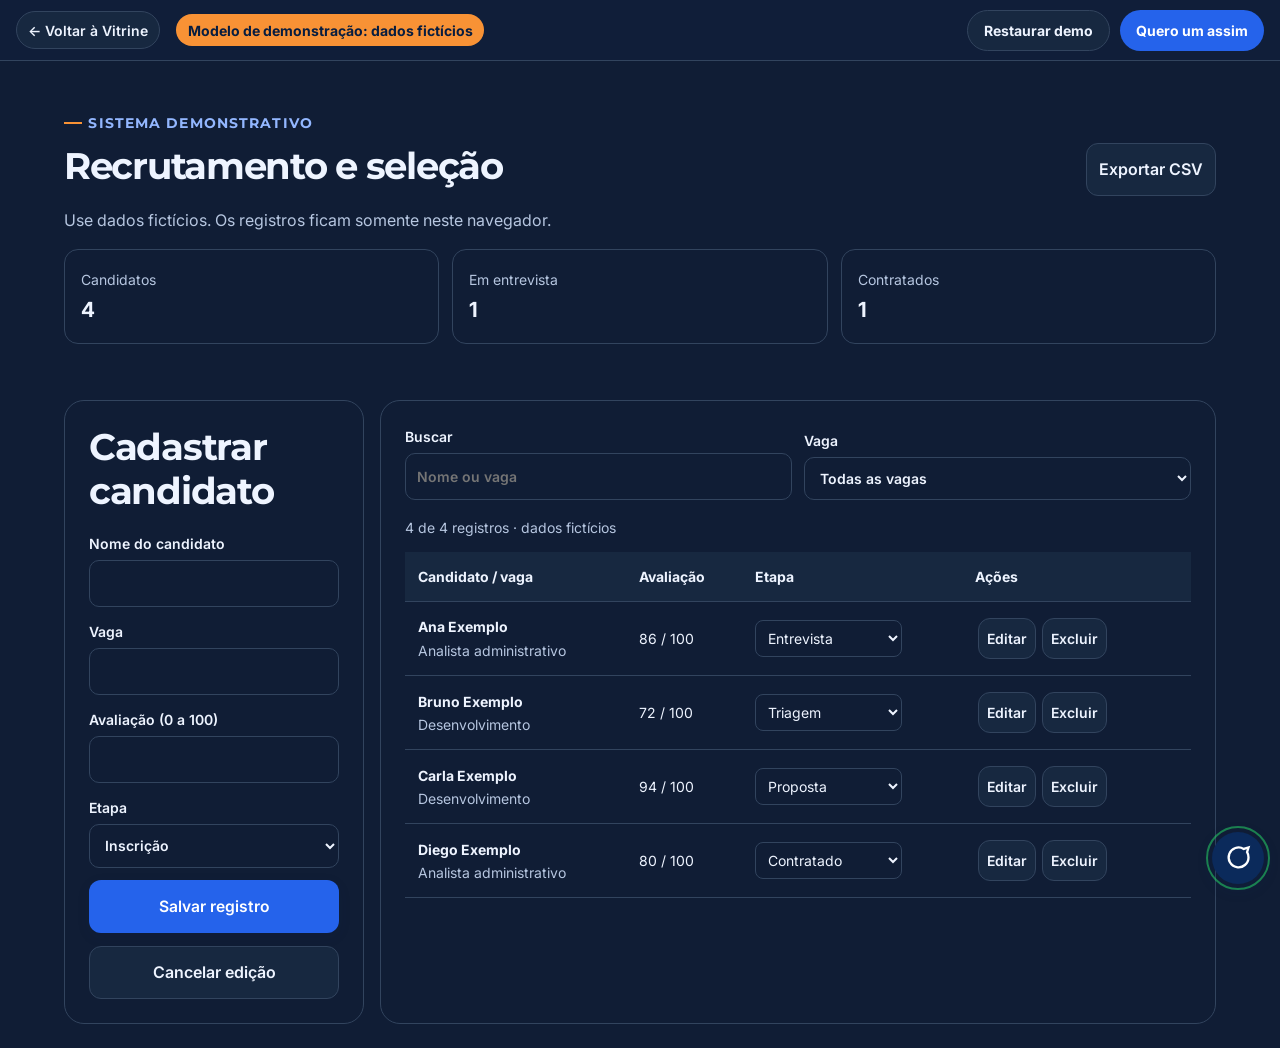
<file: modelos/recrutamento.html>
<!DOCTYPE html>
<html lang="pt-BR">
<head>
<meta charset="UTF-8">
<meta name="viewport" content="width=device-width, initial-scale=1.0">
<title>Recrutamento e seleção — Kodex Soluções</title>
<meta name="description" content="Modelo interativo com dados fictícios para experimentar possibilidades de um projeto digital.">
<meta property="og:type" content="website">
<meta property="og:title" content="Recrutamento e seleção — Kodex Soluções">
<meta property="og:description" content="Modelo interativo com dados fictícios para experimentar possibilidades de um projeto digital.">
<meta property="og:locale" content="pt_BR">
<meta name="robots" content="noindex">
<link rel="icon" type="image/svg+xml" href="../assets/favicon.svg">
<link rel="preconnect" href="https://fonts.googleapis.com">
<link rel="preconnect" href="https://fonts.gstatic.com" crossorigin>
<link href="https://fonts.googleapis.com/css2?family=Montserrat:wght@600;700;800&family=Inter:wght@400;500;600;700&display=swap" rel="stylesheet">
<script src="../js/theme.js"></script>
<link rel="stylesheet" href="../css/style.css">
<link rel="stylesheet" href="css/modelos.css">
<link rel="stylesheet" href="../css/modern.css">
<link rel="stylesheet" href="../css/revision.css">
<link rel="stylesheet" href="../css/claude-visual.css">
</head>
<body data-modelo="Recrutamento e seleção">
<a class="skip-link" href="#demo-conteudo">Pular para a demonstração</a>

<div class="demo-bar">
  <div class="demo-bar-left">
    <a href="../index.html#vitrine" class="demo-back">&larr; Voltar à Vitrine</a>
    <span class="demo-flag">Modelo de demonstração: dados fictícios</span>
  </div>
  <div class="demo-bar-right">
    <button class="demo-btn demo-btn--ghost" id="btn-restaurar">Restaurar demo</button>
    <a class="demo-btn demo-btn--cta" id="btn-quero-assim" href="#">Quero um assim</a>
  </div>
</div>

<main class="demo-shell" id="demo-conteudo"><div class="ops-page"><header class="ops-heading"><div><span class="section-eyebrow">Sistema demonstrativo</span><h1>Recrutamento e seleção</h1><p>Use dados fictícios. Os registros ficam somente neste navegador.</p></div><button id="op-export" class="preview-btn">Exportar CSV</button></header><div class="metric-strip" id="op-metrics"></div><p class="ops-status" id="op-status" role="status" aria-live="polite"></p><div class="ops-layout"><aside class="ops-panel"><h2 id="op-form-title">Cadastrar candidato</h2><form id="op-form" class="ops-form"><label for="op-name">Nome do candidato<input id="op-name" name="name" type="text" required maxlength="80"></label><label for="op-role">Vaga<input id="op-role" name="role" type="text" required maxlength="80"></label><label for="op-score">Avaliação (0 a 100)<input id="op-score" name="score" type="number" required maxlength="80" min="0" max="100" step="1"></label><label for="op-stage">Etapa<select id="op-stage" name="stage"><option>Inscrição</option><option>Triagem</option><option>Entrevista</option><option>Proposta</option><option>Contratado</option><option>Não selecionado</option></select></label><button class="btn btn-primary" type="submit">Salvar registro</button><button class="preview-btn" type="button" id="op-cancel">Cancelar edição</button></form></aside><section class="ops-panel"><div class="ops-toolbar"><label for="op-search">Buscar<input type="search" id="op-search" placeholder="Nome ou vaga"></label><label for="op-filter">Vaga<select id="op-filter"><option value="todos">Todas as vagas</option></select></label></div><div class="ops-table-wrap"><table class="ops-table"><caption id="op-count">Registros da demonstração</caption><thead><tr><th scope="col">Candidato / vaga</th><th scope="col">Avaliação</th><th scope="col">Etapa</th><th scope="col">Ações</th></tr></thead><tbody id="op-rows"></tbody></table></div></section></div></div></main><div class="demo-toast" id="toast" role="status" aria-live="polite"></div><script src="../js/main.js"></script><script src="js/operations.js"></script><script src="js/recrutamento.js"></script><script src="../js/experience.js"></script><script src="../js/claude-enhance.js"></script></body></html>
</file>
<file: css/style.css>
/* ==========================================================================
   Kodex Soluções — folha de estilos principal
   ========================================================================== */

/* ---------- Reset básico ---------- */
*, *::before, *::after { box-sizing: border-box; }
html { scroll-behavior: smooth; }
body { margin: 0; }
img, svg { max-width: 100%; display: block; }
button, input, select, textarea { font: inherit; color: inherit; }
button { cursor: pointer; background: none; border: none; }
a { color: inherit; text-decoration: none; }
ul { list-style: none; margin: 0; padding: 0; }
h1, h2, h3, h4, p, figure { margin: 0; }

@media (prefers-reduced-motion: reduce) {
  html { scroll-behavior: auto; }
  *, *::before, *::after {
    animation-duration: 0.01ms !important;
    animation-iteration-count: 1 !important;
    transition-duration: 0.01ms !important;
    scroll-behavior: auto !important;
  }
}

/* ---------- Tokens de marca ---------- */
:root {
  --color-primary: #0B2A5B;       /* azul-marinho institucional */
  --color-primary-dark: #071d40;
  --color-secondary: #2563EB;     /* azul vibrante */
  --color-accent: #F89235;        /* laranja */
  --color-bg: #FFFFFF;
  --color-bg-alt: #F3F4F6;
  --color-text: #111827;
  --color-text-muted: #4B5563;
  --color-border: #E5E7EB;
  --color-on-primary: #FFFFFF;

  --font-heading: 'Montserrat', 'Poppins', sans-serif;
  --font-body: 'Inter', 'Open Sans', sans-serif;

  --radius-sm: 8px;
  --radius: 14px;
  --radius-lg: 22px;
  --shadow: 0 10px 30px rgba(11, 42, 91, 0.10);
  --shadow-sm: 0 4px 14px rgba(11, 42, 91, 0.08);
  --glow-secondary: 0 0 0 1px rgba(37, 99, 235, 0.25), 0 10px 32px rgba(37, 99, 235, 0.28);
  --glow-accent: 0 0 0 1px rgba(248, 146, 53, 0.3), 0 10px 28px rgba(248, 146, 53, 0.35);
  --container: 1180px;
  --header-h: 76px;
  --transition: 0.25s ease;
}

/* ---------- Base ---------- */
body {
  font-family: var(--font-body);
  color: var(--color-text);
  background: var(--color-bg);
  line-height: 1.65;
  -webkit-font-smoothing: antialiased;
}

h1, h2, h3, h4 {
  font-family: var(--font-heading);
  color: var(--color-primary);
  line-height: 1.2;
  font-weight: 700;
}

h1 { font-size: clamp(2rem, 4vw + 1rem, 3.2rem); }
h2 { font-size: clamp(1.6rem, 2.4vw + 1rem, 2.3rem); }
h3 { font-size: 1.25rem; }

p { color: var(--color-text-muted); }

.text-gradient {
  background: linear-gradient(100deg, var(--color-secondary) 10%, var(--color-accent) 90%);
  -webkit-background-clip: text;
  background-clip: text;
  color: transparent;
}

:focus-visible {
  outline: 3px solid var(--color-secondary);
  outline-offset: 3px;
  border-radius: 4px;
}

.container {
  width: 100%;
  max-width: var(--container);
  margin: 0 auto;
  padding: 0 1.25rem;
  position: relative;
  z-index: 1;
}

.section { padding: 4.5rem 0; position: relative; }
.section--alt { background: var(--color-bg-alt); }

.section-eyebrow {
  display: inline-flex;
  align-items: center;
  gap: 0.4rem;
  font-family: var(--font-heading);
  font-weight: 700;
  font-size: 0.78rem;
  letter-spacing: 0.08em;
  text-transform: uppercase;
  color: var(--color-secondary);
  margin-bottom: 0.6rem;
}
.section-eyebrow::before {
  content: "";
  width: 18px; height: 2px;
  background: var(--color-accent);
  display: inline-block;
}

.section-header {
  max-width: 680px;
  margin: 0 0 2.75rem;
}

.section-header p { margin-top: 0.75rem; font-size: 1.05rem; }

.section-header--center { margin-left: auto; margin-right: auto; text-align: center; }
.section-header--center .section-eyebrow::before { display: none; }

.sr-only {
  position: absolute;
  width: 1px; height: 1px;
  padding: 0; margin: -1px;
  overflow: hidden;
  clip: rect(0,0,0,0);
  white-space: nowrap;
  border: 0;
}

.skip-link {
  position: absolute;
  left: 1rem; top: -4rem;
  background: var(--color-primary);
  color: #fff;
  padding: 0.75rem 1.25rem;
  border-radius: var(--radius-sm);
  z-index: 1000;
  transition: top var(--transition);
}
.skip-link:focus { top: 1rem; }

/* ---------- Fundo técnico reutilizável (grade + brilhos) ---------- */
.tech-grid-bg {
  position: absolute;
  inset: 0;
  z-index: 0;
  pointer-events: none;
  overflow: hidden;
}
.tech-grid-bg::before {
  content: "";
  position: absolute;
  inset: -10%;
  background-image:
    linear-gradient(rgba(11, 42, 91, 0.055) 1px, transparent 1px),
    linear-gradient(90deg, rgba(11, 42, 91, 0.055) 1px, transparent 1px);
  background-size: 42px 42px;
  mask-image: radial-gradient(ellipse 80% 65% at 60% 20%, #000 40%, transparent 85%);
  animation: grid-drift 26s linear infinite;
}
@keyframes grid-drift {
  0% { transform: translate(0, 0); }
  100% { transform: translate(42px, 42px); }
}
.tech-blob {
  position: absolute;
  border-radius: 50%;
  filter: blur(60px);
  opacity: 0.35;
  animation: blob-float 14s ease-in-out infinite;
}
.tech-blob--1 { width: 320px; height: 320px; background: var(--color-secondary); top: -80px; right: 8%; }
.tech-blob--2 { width: 260px; height: 260px; background: var(--color-accent); bottom: -60px; left: 4%; animation-delay: -6s; }
@keyframes blob-float {
  0%, 100% { transform: translate(0, 0) scale(1); }
  50% { transform: translate(-18px, 22px) scale(1.08); }
}

/* ---------- Botões ---------- */
.btn {
  display: inline-flex;
  align-items: center;
  justify-content: center;
  gap: 0.5rem;
  padding: 0.85rem 1.6rem;
  border-radius: 999px;
  font-weight: 600;
  font-size: 0.98rem;
  transition: transform var(--transition), box-shadow var(--transition), background var(--transition), color var(--transition);
  white-space: nowrap;
  position: relative;
  isolation: isolate;
  overflow: hidden;
}
.btn:hover { transform: translateY(-2px); }
.btn::after {
  content: "";
  position: absolute;
  inset: 0;
  background: linear-gradient(100deg, transparent 20%, rgba(255,255,255,0.35) 50%, transparent 80%);
  transform: translateX(-120%);
  transition: transform 0.6s ease;
  z-index: 1;
}
.btn:hover::after { transform: translateX(120%); }

.btn-primary {
  background: var(--color-accent);
  color: var(--color-primary-dark);
  box-shadow: var(--shadow-sm);
}
.btn-primary:hover { box-shadow: var(--glow-accent); }

.btn-secondary {
  background: var(--color-primary);
  color: #fff;
}
.btn-secondary:hover { background: var(--color-primary-dark); box-shadow: var(--glow-secondary); }

.btn-outline {
  background: transparent;
  color: var(--color-primary);
  border: 2px solid var(--color-primary);
}
.btn-outline:hover { background: var(--color-primary); color: #fff; }

.btn-whatsapp {
  background: #25D366;
  color: #063d20;
}
.btn-whatsapp:hover { background: #1fb959; box-shadow: 0 10px 28px rgba(37, 211, 102, 0.4); }

.btn-block { width: 100%; }

/* ---------- Cabeçalho ---------- */
.site-header {
  position: fixed;
  inset: 0 0 auto 0;
  height: var(--header-h);
  background: rgba(255,255,255,0.78);
  backdrop-filter: blur(14px) saturate(160%);
  -webkit-backdrop-filter: blur(14px) saturate(160%);
  border-bottom: 1px solid var(--color-border);
  z-index: 500;
  transition: box-shadow var(--transition), background var(--transition);
}
.site-header.is-scrolled {
  background: rgba(255,255,255,0.92);
  box-shadow: 0 8px 24px rgba(11,42,91,0.08);
}

.site-header .container {
  height: 100%;
  display: flex;
  align-items: center;
  justify-content: space-between;
  gap: 1rem;
}

.brand {
  display: flex;
  align-items: center;
  gap: 0.6rem;
  font-family: var(--font-heading);
  font-weight: 700;
  color: var(--color-primary);
  font-size: 1.05rem;
}
.brand img { height: 36px; width: auto; }

.nav-toggle {
  display: flex;
  flex-direction: column;
  justify-content: center;
  gap: 5px;
  width: 44px;
  height: 44px;
  align-items: center;
  border-radius: var(--radius-sm);
}
.nav-toggle span {
  display: block;
  width: 24px;
  height: 2px;
  background: var(--color-primary);
  transition: transform var(--transition), opacity var(--transition);
}
.nav-toggle[aria-expanded="true"] span:nth-child(1) { transform: translateY(7px) rotate(45deg); }
.nav-toggle[aria-expanded="true"] span:nth-child(2) { opacity: 0; }
.nav-toggle[aria-expanded="true"] span:nth-child(3) { transform: translateY(-7px) rotate(-45deg); }

.main-nav {
  position: fixed;
  top: var(--header-h);
  left: 0; right: 0;
  background: #fff;
  border-bottom: 1px solid var(--color-border);
  padding: 1rem 1.25rem 1.5rem;
  display: flex;
  flex-direction: column;
  gap: 0.25rem;
  transform: translateY(-110%);
  opacity: 0;
  transition: transform var(--transition), opacity var(--transition);
  max-height: calc(100vh - var(--header-h));
  overflow-y: auto;
}
.main-nav.is-open { transform: translateY(0); opacity: 1; }

.main-nav a {
  padding: 0.85rem 0.5rem;
  font-weight: 600;
  color: var(--color-primary);
  border-radius: var(--radius-sm);
  position: relative;
}
.main-nav a:hover { background: var(--color-bg-alt); }

.nav-cta { margin-top: 0.5rem; }

@media (min-width: 1024px) {
  .nav-toggle { display: none; }
  .main-nav {
    position: static;
    flex-direction: row;
    align-items: center;
    background: transparent;
    border: none;
    padding: 0;
    transform: none;
    opacity: 1;
    max-height: none;
    overflow: visible;
    gap: 0.25rem;
  }
  .main-nav a { padding: 0.5rem 0.9rem; }
  .main-nav a::after {
    content: "";
    position: absolute;
    left: 0.9rem; right: 0.9rem; bottom: 0.1rem;
    height: 2px;
    background: var(--color-accent);
    transform: scaleX(0);
    transform-origin: left;
    transition: transform var(--transition);
  }
  .main-nav a:hover::after,
  .main-nav a.is-active::after { transform: scaleX(1); }
  .main-nav a.is-active { color: var(--color-secondary); }
  .nav-cta { margin-top: 0; margin-left: 0.75rem; }
  .nav-cta::after { display: none; }
}

/* ---------- Hero ---------- */
.hero {
  padding: calc(var(--header-h) + 3rem) 0 4rem;
  background: linear-gradient(180deg, #F7F9FC 0%, #FFFFFF 100%);
  overflow: hidden;
  position: relative;
}
.hero::before {
  content: "";
  position: absolute;
  inset: 0;
  z-index: 0;
  pointer-events: none;
  background: radial-gradient(360px circle at var(--mx, 80%) var(--my, 10%), rgba(37, 99, 235, 0.10), transparent 70%);
  transition: background 0.15s ease-out;
}
.hero .container {
  display: grid;
  gap: 2.5rem;
  align-items: center;
}
.hero-text p { font-size: 1.1rem; margin-top: 1rem; max-width: 52ch; }
.hero-actions {
  display: flex;
  flex-wrap: wrap;
  gap: 0.9rem;
  margin-top: 2rem;
}
.hero-badge {
  display: inline-flex;
  align-items: center;
  gap: 0.5rem;
  background: rgba(37, 99, 235, 0.08);
  border: 1px solid rgba(37, 99, 235, 0.18);
  color: var(--color-primary);
  font-size: 0.82rem;
  font-weight: 600;
  padding: 0.4rem 0.9rem;
  border-radius: 999px;
  margin-bottom: 1.1rem;
  min-height: 2.1rem;
}
.hero-badge-dot {
  width: 8px; height: 8px;
  border-radius: 50%;
  background: var(--color-accent);
  box-shadow: 0 0 0 0 rgba(248, 146, 53, 0.6);
  animation: badge-pulse 2.2s ease-out infinite;
  flex-shrink: 0;
}
@keyframes badge-pulse {
  0% { box-shadow: 0 0 0 0 rgba(248, 146, 53, 0.55); }
  70% { box-shadow: 0 0 0 9px rgba(248, 146, 53, 0); }
  100% { box-shadow: 0 0 0 0 rgba(248, 146, 53, 0); }
}
.hero-badge-text { position: relative; display: inline-block; min-width: 2.2em; transition: opacity 0.2s ease; }

/* Mockup visual do hero (sem imagens externas) */
.hero-mockup {
  background: #fff;
  border-radius: var(--radius-lg);
  box-shadow: var(--shadow);
  overflow: hidden;
  border: 1px solid var(--color-border);
  position: relative;
  z-index: 1;
  animation: mockup-float 6s ease-in-out infinite;
}
@keyframes mockup-float {
  0%, 100% { transform: translateY(0); }
  50% { transform: translateY(-10px); }
}
.mockup-bar {
  display: flex;
  align-items: center;
  gap: 6px;
  padding: 0.7rem 0.9rem;
  background: var(--color-bg-alt);
  border-bottom: 1px solid var(--color-border);
}
.mockup-bar span {
  width: 10px; height: 10px;
  border-radius: 50%;
  background: #D1D5DB;
}
.mockup-bar span:nth-child(1) { background: #F87171; }
.mockup-bar span:nth-child(2) { background: #FBBF24; }
.mockup-bar span:nth-child(3) { background: #34D399; }
.mockup-body { padding: 1.5rem; display: grid; gap: 1rem; }
.mockup-hero {
  height: 90px;
  border-radius: var(--radius-sm);
  background: linear-gradient(135deg, var(--color-primary), var(--color-secondary));
  background-size: 200% 200%;
  animation: mockup-gradient 6s ease infinite;
  position: relative;
  overflow: hidden;
}
@keyframes mockup-gradient {
  0%, 100% { background-position: 0% 50%; }
  50% { background-position: 100% 50%; }
}
.mockup-hero::after {
  content: "";
  position: absolute;
  right: -10px; top: -10px;
  width: 70px; height: 70px;
  background: var(--color-accent);
  opacity: 0.85;
  clip-path: polygon(30% 0, 100% 0, 70% 100%, 0 100%);
}
.mockup-hero::before {
  content: "";
  position: absolute;
  inset: 0;
  background: linear-gradient(100deg, transparent 30%, rgba(255,255,255,0.22) 50%, transparent 70%);
  transform: translateX(-100%);
  animation: mockup-sheen 3.2s ease-in-out infinite;
}
@keyframes mockup-sheen {
  0% { transform: translateX(-100%); }
  55%, 100% { transform: translateX(100%); }
}
.mockup-kpis { display: grid; grid-template-columns: repeat(3, 1fr); gap: 0.7rem; }
.mockup-kpi { height: 54px; border-radius: var(--radius-sm); background: var(--color-bg-alt); position: relative; overflow: hidden; }
.mockup-kpi span {
  position: absolute; inset: 0;
  background: linear-gradient(90deg, transparent, rgba(37,99,235,0.14), transparent);
  transform: translateX(-100%);
  animation: kpi-shimmer 2.4s ease-in-out infinite;
}
.mockup-kpi:nth-child(2) span { animation-delay: 0.25s; }
.mockup-kpi:nth-child(3) span { animation-delay: 0.5s; }
@keyframes kpi-shimmer {
  0% { transform: translateX(-100%); }
  60%, 100% { transform: translateX(100%); }
}
.mockup-chart {
  height: 80px;
  border-radius: var(--radius-sm);
  background: var(--color-bg-alt);
  display: flex;
  align-items: flex-end;
  gap: 6px;
  padding: 0.6rem;
}
.mockup-chart span { flex: 1; background: var(--color-secondary); border-radius: 3px 3px 0 0; transform-origin: bottom; animation: bar-grow 1.1s ease-out both; }
.mockup-chart span:nth-child(1) { height: 40%; animation-delay: 0.05s; }
.mockup-chart span:nth-child(2) { height: 70%; background: var(--color-accent); animation-delay: 0.15s; }
.mockup-chart span:nth-child(3) { height: 55%; animation-delay: 0.25s; }
.mockup-chart span:nth-child(4) { height: 90%; background: var(--color-primary); animation-delay: 0.35s; }
.mockup-chart span:nth-child(5) { height: 65%; animation-delay: 0.45s; }
@keyframes bar-grow {
  from { transform: scaleY(0); }
  to { transform: scaleY(1); }
}

@media (min-width: 1024px) {
  .hero .container { grid-template-columns: 1.05fr 0.95fr; }
}

/* ---------- Dor → Solução ---------- */
.pain-grid {
  display: grid;
  gap: 1.5rem;
  grid-template-columns: 1fr;
}
@media (min-width: 768px) { .pain-grid { grid-template-columns: repeat(3, 1fr); } }

.pain-card {
  background: #fff;
  border: 1px solid var(--color-border);
  border-radius: var(--radius);
  padding: 1.75rem;
  box-shadow: var(--shadow-sm);
  transition: transform var(--transition), box-shadow var(--transition), border-color var(--transition);
}
.pain-card:hover { transform: translateY(-4px); box-shadow: var(--shadow); border-color: rgba(37,99,235,0.25); }
.pain-card .pain-label {
  display: inline-block;
  font-size: 0.75rem;
  font-weight: 700;
  letter-spacing: 0.04em;
  text-transform: uppercase;
  color: #B91C1C;
  background: #FEF2F2;
  padding: 0.25rem 0.65rem;
  border-radius: 999px;
  margin-bottom: 0.9rem;
}
.pain-card h3 { margin-bottom: 0.6rem; }
.pain-card .pain-solution {
  margin-top: 1rem;
  padding-top: 1rem;
  border-top: 1px dashed var(--color-border);
  font-size: 0.95rem;
}
.pain-card .pain-solution strong { color: var(--color-secondary); }

/* ---------- Serviços ---------- */
.service-grid {
  display: grid;
  gap: 1.5rem;
  grid-template-columns: 1fr;
}
@media (min-width: 768px) { .service-grid { grid-template-columns: repeat(2, 1fr); } }
@media (min-width: 1024px) { .service-grid { grid-template-columns: repeat(3, 1fr); } }

.service-card {
  background: #fff;
  border: 1px solid var(--color-border);
  border-radius: var(--radius);
  padding: 1.75rem;
  transition: transform 0.2s ease, box-shadow var(--transition), border-color var(--transition);
  transform-style: preserve-3d;
  will-change: transform;
  position: relative;
}
.service-card:hover { box-shadow: var(--shadow); border-color: rgba(37,99,235,0.25); }
.service-icon {
  width: 48px; height: 48px;
  border-radius: var(--radius-sm);
  background: var(--color-bg-alt);
  display: flex; align-items: center; justify-content: center;
  margin-bottom: 1.1rem;
  color: var(--color-secondary);
  transition: background var(--transition), color var(--transition), transform var(--transition);
}
.service-card:hover .service-icon { background: var(--color-secondary); color: #fff; transform: translateZ(18px) scale(1.06); }
.service-icon svg { width: 24px; height: 24px; }
.service-card h3 { margin-bottom: 0.5rem; }
.service-card .service-benefit { font-weight: 600; color: var(--color-text); margin-bottom: 0.4rem; }
.service-card .service-audience {
  font-size: 0.88rem;
  color: var(--color-secondary);
  font-weight: 600;
}

/* ---------- Vitrine de Experiências ---------- */
.vitrine-filters {
  display: flex;
  flex-wrap: wrap;
  gap: 0.6rem;
  margin-bottom: 2.25rem;
}
.filter-btn {
  padding: 0.6rem 1.1rem;
  border-radius: 999px;
  border: 1px solid var(--color-border);
  background: #fff;
  font-weight: 600;
  font-size: 0.9rem;
  color: var(--color-text-muted);
  transition: all var(--transition);
}
.filter-btn:hover { border-color: var(--color-secondary); color: var(--color-secondary); }
.filter-btn.is-active {
  background: var(--color-primary);
  border-color: var(--color-primary);
  color: #fff;
  box-shadow: var(--glow-secondary);
}

.vitrine-grid {
  display: grid;
  gap: 1.75rem;
  grid-template-columns: 1fr;
}
@media (min-width: 768px) { .vitrine-grid { grid-template-columns: repeat(2, 1fr); } }
@media (min-width: 1024px) { .vitrine-grid { grid-template-columns: repeat(2, 1fr); } }

.vitrine-card {
  background: #fff;
  border: 1px solid var(--color-border);
  border-radius: var(--radius-lg);
  overflow: hidden;
  box-shadow: var(--shadow-sm);
  display: flex;
  flex-direction: column;
  transition: transform 0.2s ease, box-shadow var(--transition), border-color var(--transition);
  transform-style: preserve-3d;
  will-change: transform;
}
.vitrine-card:hover { box-shadow: var(--shadow); border-color: rgba(37,99,235,0.3); }

.vitrine-thumb {
  position: relative;
  height: 180px;
  background:
    radial-gradient(circle at 15% 20%, rgba(37,99,235,0.08), transparent 40%),
    var(--color-bg-alt);
  padding: 1rem;
  display: flex;
  flex-direction: column;
  gap: 0.5rem;
  border-bottom: 1px solid var(--color-border);
  overflow: hidden;
}
.vitrine-thumb::after {
  content: "";
  position: absolute;
  inset: 0;
  background-image: radial-gradient(rgba(11,42,91,0.07) 1px, transparent 1px);
  background-size: 14px 14px;
  opacity: 0.6;
  pointer-events: none;
}
.vitrine-badge {
  position: absolute;
  top: 0.8rem; right: 0.8rem;
  background: var(--color-accent);
  color: var(--color-primary-dark);
  font-size: 0.72rem;
  font-weight: 700;
  padding: 0.3rem 0.65rem;
  border-radius: 999px;
  letter-spacing: 0.02em;
  z-index: 1;
  display: inline-flex;
  align-items: center;
  gap: 0.3rem;
}
.vitrine-badge::before {
  content: "";
  width: 6px; height: 6px;
  border-radius: 50%;
  background: var(--color-primary-dark);
  animation: badge-pulse 2.2s ease-out infinite;
}
.thumb-bar { height: 10px; border-radius: 3px; background: #fff; position: relative; z-index: 1; }
.thumb-row { display: flex; gap: 0.5rem; flex: 1; position: relative; z-index: 1; }
.thumb-block { border-radius: 6px; background: #fff; flex: 1; }

/* variações do mockup por categoria */
.thumb--landing .thumb-hero { height: 44%; border-radius: 6px; background: linear-gradient(135deg, var(--color-primary), var(--color-secondary)); background-size: 200% 200%; animation: mockup-gradient 7s ease infinite; }
.thumb--landing .thumb-row { margin-top: 0.4rem; }

.thumb--institucional .thumb-hero { height: 30%; border-radius: 6px; background: var(--color-primary); }
.thumb--institucional .thumb-row .thumb-block:nth-child(1) { flex: 0 0 30%; }

.thumb--crm .thumb-row { height: 100%; }
.thumb--crm .thumb-block { background: #fff; border-top: 4px solid var(--color-secondary); }
.thumb--crm .thumb-block:nth-child(3) { border-top-color: var(--color-accent); }

.thumb--dashboard .thumb-row:first-child { flex: 0 0 34%; }
.thumb--dashboard .thumb-row:first-child .thumb-block { background: var(--color-primary); opacity: 0.85; }
.thumb--dashboard .thumb-row:last-child .thumb-block { background: linear-gradient(0deg, var(--color-secondary), transparent); }

.vitrine-body { padding: 1.5rem; display: flex; flex-direction: column; gap: 0.6rem; flex: 1; }
.vitrine-category {
  font-size: 0.75rem;
  font-weight: 700;
  text-transform: uppercase;
  letter-spacing: 0.04em;
  color: var(--color-secondary);
}
.vitrine-body h3 { margin: 0; }
.vitrine-niche { font-size: 0.9rem; font-style: italic; color: var(--color-text-muted); }
.vitrine-tests {
  margin: 0.3rem 0 0.9rem;
  display: grid;
  gap: 0.4rem;
  font-size: 0.9rem;
}
.vitrine-tests li { display: flex; gap: 0.5rem; align-items: flex-start; }
.vitrine-tests li::before { content: "✓"; color: var(--color-secondary); font-weight: 700; flex-shrink: 0; }
.vitrine-card .btn { margin-top: auto; }

/* ---------- Como trabalhamos ---------- */
.steps-list {
  display: grid;
  gap: 1.25rem;
  counter-reset: step;
  position: relative;
}
@media (min-width: 768px) {
  .steps-list { grid-template-columns: repeat(5, 1fr); }
  .steps-list::before {
    content: "";
    position: absolute;
    top: 20px; left: 10%; right: 10%;
    height: 2px;
    background: repeating-linear-gradient(90deg, var(--color-border) 0 8px, transparent 8px 14px);
    z-index: 0;
  }
}

.step-item {
  background: #fff;
  border: 1px solid var(--color-border);
  border-radius: var(--radius);
  padding: 1.5rem 1.25rem;
  position: relative;
  z-index: 1;
  transition: transform var(--transition), box-shadow var(--transition);
}
.step-item:hover { transform: translateY(-4px); box-shadow: var(--shadow-sm); }
.step-number {
  width: 40px; height: 40px;
  border-radius: 50%;
  background: var(--color-primary);
  color: #fff;
  display: flex; align-items: center; justify-content: center;
  font-family: var(--font-heading);
  font-weight: 700;
  margin-bottom: 0.9rem;
  box-shadow: 0 0 0 4px #fff;
}
.step-item h3 { font-size: 1.05rem; margin-bottom: 0.4rem; }
.step-item p { font-size: 0.92rem; }

/* ---------- Diferenciais ---------- */
.diff-grid {
  display: grid;
  gap: 1.5rem;
  grid-template-columns: 1fr;
}
@media (min-width: 768px) { .diff-grid { grid-template-columns: repeat(2, 1fr); } }

.diff-card {
  display: flex;
  gap: 1rem;
  padding: 1.5rem;
  background: linear-gradient(145deg, var(--color-primary) 0%, var(--color-primary-dark) 100%);
  color: #fff;
  border-radius: var(--radius);
  position: relative;
  overflow: hidden;
  transition: transform var(--transition);
}
.diff-card:hover { transform: translateY(-4px); }
.diff-card::before {
  content: "";
  position: absolute;
  inset: 0;
  background-image: radial-gradient(rgba(255,255,255,0.08) 1px, transparent 1px);
  background-size: 16px 16px;
  opacity: 0.5;
}
.diff-card .diff-icon {
  flex-shrink: 0;
  width: 42px; height: 42px;
  border-radius: var(--radius-sm);
  background: rgba(255,255,255,0.12);
  display: flex; align-items: center; justify-content: center;
  color: var(--color-accent);
  position: relative;
  z-index: 1;
}
.diff-card h3 { color: #fff; font-size: 1.05rem; margin-bottom: 0.35rem; position: relative; z-index: 1; }
.diff-card p { color: rgba(255,255,255,0.82); font-size: 0.92rem; position: relative; z-index: 1; }

/* ---------- Sobre ---------- */
.sobre-grid {
  display: grid;
  gap: 2.5rem;
  align-items: center;
}
@media (min-width: 1024px) { .sobre-grid { grid-template-columns: 0.9fr 1.1fr; } }

.sobre-visual {
  position: relative;
  display: flex;
  justify-content: center;
}
.sobre-visual-glow {
  position: absolute;
  inset: -10%;
  background:
    radial-gradient(circle at 30% 25%, rgba(37,99,235,0.22), transparent 55%),
    radial-gradient(circle at 75% 75%, rgba(248,146,53,0.2), transparent 55%);
  filter: blur(10px);
  z-index: 0;
  border-radius: 50%;
}
.sobre-avatars {
  position: relative;
  z-index: 1;
  max-width: 360px;
  width: 100%;
  animation: avatar-float 5s ease-in-out infinite;
  filter: drop-shadow(0 18px 30px rgba(11, 42, 91, 0.25));
}
@keyframes avatar-float {
  0%, 100% { transform: translateY(0); }
  50% { transform: translateY(-12px); }
}
.sobre-visual-caption {
  position: absolute;
  bottom: -0.5rem; left: 50%;
  transform: translateX(-50%);
  background: #fff;
  border: 1px solid var(--color-border);
  box-shadow: var(--shadow-sm);
  padding: 0.5rem 1rem;
  border-radius: 999px;
  font-size: 0.8rem;
  font-weight: 700;
  color: var(--color-primary);
  white-space: nowrap;
  z-index: 2;
}
.sobre-text p { font-size: 1.05rem; margin-bottom: 1rem; }
.sobre-text p:last-child { margin-bottom: 0; }
.sobre-mission {
  background: var(--color-bg-alt);
  border-left: 4px solid var(--color-accent);
  padding: 1.5rem;
  border-radius: 0 var(--radius) var(--radius) 0;
  margin-top: 1.5rem;
}
.sobre-mission span { font-size: 0.78rem; font-weight: 700; text-transform: uppercase; letter-spacing: 0.05em; color: var(--color-secondary); }
.sobre-mission p { margin-top: 0.5rem; color: var(--color-text); font-size: 1.05rem; }

/* ---------- FAQ ---------- */
.faq-list { display: grid; gap: 0.9rem; max-width: 820px; }
.faq-item {
  background: #fff;
  border: 1px solid var(--color-border);
  border-radius: var(--radius);
  padding: 0.3rem 1.25rem;
  transition: border-color var(--transition), box-shadow var(--transition);
}
.faq-item[open] { border-color: rgba(37,99,235,0.3); box-shadow: var(--shadow-sm); }
.faq-item summary {
  cursor: pointer;
  list-style: none;
  padding: 1.1rem 2rem 1.1rem 0;
  font-weight: 700;
  color: var(--color-primary);
  position: relative;
}
.faq-item summary::-webkit-details-marker { display: none; }
.faq-item summary::after {
  content: "+";
  position: absolute;
  right: 0; top: 50%;
  transform: translateY(-50%);
  font-size: 1.4rem;
  color: var(--color-secondary);
  transition: transform var(--transition);
}
.faq-item[open] summary::after { transform: translateY(-50%) rotate(45deg); }
.faq-item p { padding-bottom: 1.1rem; margin: 0; }

/* ---------- CTA final ---------- */
.cta-final {
  background: linear-gradient(135deg, var(--color-primary) 0%, var(--color-primary-dark) 100%);
  color: #fff;
  text-align: center;
  border-radius: var(--radius-lg);
  padding: 3.5rem 1.5rem;
  margin: 0 1.25rem;
  position: relative;
  overflow: hidden;
}
.cta-final::before {
  content: "";
  position: absolute;
  inset: 0;
  background-image: radial-gradient(rgba(255,255,255,0.1) 1px, transparent 1px);
  background-size: 18px 18px;
  mask-image: radial-gradient(ellipse 70% 70% at 50% 50%, #000 40%, transparent 85%);
}
.cta-final > * { position: relative; z-index: 1; }
.cta-final h2 { color: #fff; }
.cta-final p { color: rgba(255,255,255,0.85); max-width: 55ch; margin: 1rem auto 0; }
.cta-final .hero-actions { justify-content: center; }

/* ---------- Rodapé ---------- */
.site-footer { background: var(--color-primary-dark); color: rgba(255,255,255,0.78); padding: 3.5rem 0 2rem; margin-top: 4.5rem; }
.footer-grid {
  display: grid;
  gap: 2rem;
  grid-template-columns: 1fr;
}
@media (min-width: 768px) { .footer-grid { grid-template-columns: 1.3fr 1fr 1fr; } }
.footer-brand { display: flex; align-items: center; gap: 0.6rem; color: #fff; font-family: var(--font-heading); font-weight: 700; margin-bottom: 0.9rem; }
.footer-brand img { height: 32px; filter: brightness(0) invert(1); }
.footer-col h4 { color: #fff; font-size: 0.95rem; margin-bottom: 0.9rem; }
.footer-col ul { display: grid; gap: 0.6rem; }
.footer-col a:hover { color: var(--color-accent); }
.footer-social { display: flex; gap: 0.75rem; margin-top: 0.75rem; }
.footer-social a {
  width: 38px; height: 38px;
  border-radius: 50%;
  background: rgba(255,255,255,0.08);
  display: flex; align-items: center; justify-content: center;
  transition: background var(--transition), transform var(--transition);
}
.footer-social a:hover { background: var(--color-accent); color: var(--color-primary-dark); transform: translateY(-3px); }
.footer-bottom {
  border-top: 1px solid rgba(255,255,255,0.12);
  margin-top: 2.5rem;
  padding-top: 1.5rem;
  font-size: 0.85rem;
  display: flex;
  flex-wrap: wrap;
  gap: 0.5rem;
  justify-content: space-between;
}

/* ---------- WhatsApp flutuante ---------- */
.whatsapp-float {
  position: fixed;
  bottom: 1.5rem; right: 1.5rem;
  width: 58px; height: 58px;
  border-radius: 50%;
  background: #25D366;
  color: #fff;
  display: flex; align-items: center; justify-content: center;
  box-shadow: 0 8px 24px rgba(0,0,0,0.25);
  z-index: 400;
  transition: transform var(--transition);
}
.whatsapp-float::before {
  content: "";
  position: absolute;
  inset: -6px;
  border-radius: 50%;
  border: 2px solid rgba(37, 211, 102, 0.55);
  animation: wa-ring 2.4s ease-out infinite;
}
@keyframes wa-ring {
  0% { transform: scale(0.85); opacity: 0.9; }
  100% { transform: scale(1.35); opacity: 0; }
}
.whatsapp-float:hover { transform: scale(1.08); }
.whatsapp-float svg { width: 28px; height: 28px; position: relative; }

/* ---------- Animações de entrada ---------- */
.reveal {
  opacity: 0;
  transform: translateY(24px);
  transition: opacity 0.6s ease, transform 0.6s ease;
  transition-delay: var(--reveal-delay, 0s);
}
.reveal.is-visible { opacity: 1; transform: translateY(0); }

.pain-grid .reveal:nth-child(1), .service-grid .reveal:nth-child(1),
.vitrine-grid .reveal:nth-child(1), .steps-list .reveal:nth-child(1),
.diff-grid .reveal:nth-child(1) { --reveal-delay: 0.05s; }
.pain-grid .reveal:nth-child(2), .service-grid .reveal:nth-child(2),
.vitrine-grid .reveal:nth-child(2), .steps-list .reveal:nth-child(2),
.diff-grid .reveal:nth-child(2) { --reveal-delay: 0.14s; }
.pain-grid .reveal:nth-child(3), .service-grid .reveal:nth-child(3),
.vitrine-grid .reveal:nth-child(3), .steps-list .reveal:nth-child(3),
.diff-grid .reveal:nth-child(3) { --reveal-delay: 0.23s; }
.service-grid .reveal:nth-child(4), .vitrine-grid .reveal:nth-child(4),
.steps-list .reveal:nth-child(4) { --reveal-delay: 0.32s; }
.service-grid .reveal:nth-child(5), .steps-list .reveal:nth-child(5) { --reveal-delay: 0.41s; }
.service-grid .reveal:nth-child(6) { --reveal-delay: 0.5s; }

@media (prefers-reduced-motion: reduce) {
  .reveal { opacity: 1; transform: none; }
}

/* ---------- Tilt 3D em cartões (ativado via JS) ---------- */
.tilt-active { transition: transform 0.12s ease-out; }

/* ---------- Placeholder visual ---------- */
.placeholder-tag {
  display: inline-block;
  background: #FEF3C7;
  color: #92400E;
  font-size: 0.72rem;
  font-weight: 700;
  padding: 0.15rem 0.5rem;
  border-radius: 4px;
  margin-left: 0.35rem;
}

/* Refinamentos de legibilidade, comportamento sem JS e movimento reduzido. */
[hidden] { display: none !important; }
body { overflow-wrap: anywhere; }
.reveal { opacity: 1; transform: none; }
.has-reveal .reveal:not(.is-visible) { opacity: 0; transform: translateY(16px); }
.text-gradient { background: none; color: var(--color-secondary); -webkit-text-fill-color: currentColor; }
.hero { background: #F5F8FF; }
.tech-grid-bg, .hero-badge-dot { display: none; }
.hero::before, .hero::after { display: none; }
.hero-badge { padding: .5rem .9rem; }
.service-card, .vitrine-card { transform: none; }
.section-eyebrow, .pain-label, .service-audience, .vitrine-niche, .vitrine-tests, .vitrine-category, .placeholder-tag { font-size: .875rem; }
.contact-dialog { border: 1px solid var(--color-border); border-radius: 20px; padding: 2rem; width: min(480px, calc(100% - 2rem)); color: var(--color-text); }
.contact-dialog::backdrop { background: rgb(7 29 64 / .6); }
.contact-dialog p { margin: 1rem 0 1.5rem; }
.noscript-note { padding: 1rem; background: #fff7ed; }
.site-footer .footer-brand img { background: white; border-radius: 8px; padding: .4rem; filter: none; height: 80px; width: auto; }
.brand img { height: 58px; width: auto; }
.hero-mockup { animation: none; }
@media (max-width: 1023px) {
  .main-nav { visibility: hidden; }
  .main-nav.is-open { visibility: visible; }
}
.whatsapp-float { background: var(--color-primary); bottom: 1rem; right: 1rem; width: 52px; height: 52px; box-shadow: 0 4px 16px rgb(11 42 91 / .2); }
.whatsapp-float:hover { background: var(--color-secondary); }
@media (min-width: 480px) { .container { padding-inline: 1.5rem; } }
@media (prefers-reduced-motion: reduce) { .has-reveal .reveal:not(.is-visible) { opacity: 1; transform: none; } }
</file>
<file: css/modern.css>
/* Sistema visual compartilhado da Kodex — edição 2. */
:root {
  --surface: #fff; --surface-soft: #f5f7fc; --ink: #102545; --muted: #4b5c77;
  --line: #d5dfef; --blue: #235ce5; --glow: rgb(35 92 229 / .12);
  --color-text: var(--ink); --color-text-muted: var(--muted); --color-bg: var(--surface);
  --color-bg-alt: var(--surface-soft); --color-border: var(--line);
  --shadow: 0 20px 60px rgb(11 42 91 / .12);
}
:root[data-theme="dark"] {
  --surface: #101d35; --surface-soft: #172840; --ink: #eef4ff; --muted: #b6c6e0;
  --line: #32445e; --blue: #93b7ff; --glow: rgb(72 125 249 / .18);
  --shadow: 0 20px 60px rgb(0 0 0 / .28);
}
html { scroll-padding-top: 100px; }
body { background: var(--surface); color: var(--ink); }
h1,h2,h3,h4 { color: var(--ink); letter-spacing: -.035em; }
p { color: var(--muted); }
button,input,select,textarea { accent-color: #2563eb; }
input,textarea,select { background: var(--surface); color: var(--ink); border-color: var(--line); }
::selection { background: #f89235; color: #071d40; }
:focus-visible { outline: 3px solid var(--blue); outline-offset: 4px; }
.btn { min-height: 46px; border-radius: 12px; }
.btn-primary,.btn-secondary,.demo-btn--cta { background: #2563eb; color: white; }
.btn-primary:hover,.btn-secondary:hover,.demo-btn--cta:hover { background: #1747bd; color:white; }
.btn-whatsapp { background: #f89235; color: #071d40; }
.btn-whatsapp:hover { background: #ffb369; color:#071d40; box-shadow:none; }
.btn-outline { color:var(--ink); border-color:var(--line); }
.text-gradient { color:var(--blue); }
.theme-toggle { display:inline-flex; align-items:center; justify-content:center; flex-shrink:0; gap:.4rem; padding:.55rem .75rem; border:1px solid var(--line); border-radius:10px; background:var(--surface-soft); color:var(--ink); font-size:.875rem; font-weight:600; min-height:42px; }
.site-header,.site-header.is-scrolled { background:color-mix(in srgb,var(--surface) 92%,transparent); border-color:var(--line); }
.site-header .container { gap:.6rem; }
.brand { margin-right:auto; }
.brand img,.footer-brand img { background:white; border-radius:8px; }
.main-nav { background:var(--surface); }
.main-nav a { color:var(--ink); }
.main-nav .btn-whatsapp { color:#071d40; }
.main-nav a:hover { background:var(--surface-soft); }
.nav-toggle span { background:var(--ink); }
.section { padding-block:clamp(4rem,8vw,7rem); border-top:1px solid color-mix(in srgb,var(--line) 70%,transparent); }
.section-header { margin-bottom:2rem; }
.section-eyebrow { color:var(--blue); }
#inicio { background:radial-gradient(ellipse at 80% 20%,#244bc0 0,transparent 50%),#07152f; color:white; overflow:hidden; }
#inicio h1 { color:#fff; font-size:clamp(2.1rem,4.5vw,3.8rem); }
#inicio p { color:#c2d2ee; }
#inicio .text-gradient { color:#91b9ff; }
#inicio .hero-badge { background:rgb(255 255 255 / .07); border:1px solid rgb(255 255 255 / .2); color:#cbdfff; box-shadow:none; }
#dores { background:#fff4e8; }
#servicos { background:#eaf2ff; }
#vitrine { background:#f0edff; }
#como-trabalhamos { background:#e9f8f5; }
#diferenciais { background:#e8f5fc; }
#sobre { background:#eef2fb; }
#faq { background:#fceef3; }
#contato { background:#0b2455; }
[data-theme="dark"] #dores { background:#221e2b; }
[data-theme="dark"] #servicos { background:#102344; }
[data-theme="dark"] #vitrine { background:#211d3d; }
[data-theme="dark"] #como-trabalhamos { background:#102d31; }
[data-theme="dark"] #diferenciais { background:#132b40; }
[data-theme="dark"] #sobre { background:#1b2540; }
[data-theme="dark"] #faq { background:#2c1d33; }
.pain-card,.service-card,.diff-card,.faq-item,.vitrine-card,.sobre-mission { background:var(--surface); border:1px solid var(--line); box-shadow:0 8px 30px rgb(11 42 91 / .05); border-radius:20px; }
.service-card:hover,.vitrine-card:hover { transform:translateY(-4px); box-shadow:var(--shadow); border-color:var(--blue); }
.service-icon,.diff-icon { background:var(--surface-soft); color:var(--blue); border:1px solid var(--line); border-radius:14px; }
.service-audience,.pain-solution strong,.sobre-mission span { color:var(--blue) !important; }
.step-number { background:#2563eb; color:white; box-shadow:0 0 0 7px var(--glow); }
.step-item::before,.step-item::after { border-color:var(--line); }
.sobre-visual { background:linear-gradient(140deg,#182f5d,#1f54a9); }
.sobre-visual-caption { color:white; background:#0b2a5b; }
.faq-item summary { color:var(--ink); padding:1.25rem; }
.placeholder-tag { background:var(--surface-soft); color:var(--muted); border:1px dashed var(--line); }
.cta-final { background:transparent; box-shadow:none; }
.site-footer { background:#07152f; }
.footer-col h4 { color:white; }
.contact-dialog { background:var(--surface); color:var(--ink); }
.scroll-progress { position:fixed; z-index:1001; top:0; left:0; height:3px; width:var(--progress,0%); background:linear-gradient(90deg,#2563eb,#f89235); pointer-events:none; }
.hero-lab { border:1px solid rgb(255 255 255 / .22); border-radius:24px; overflow:hidden; background:#0d203e; box-shadow:0 30px 90px rgb(0 0 0 / .25); }
.lab-top { display:flex; justify-content:space-between; flex-wrap:wrap; gap:.5rem; padding:1rem 1.2rem; font-size:.875rem; color:#bdcfff; border-bottom:1px solid #304769; }
.lab-tabs { display:flex; gap:.35rem; padding:1rem; flex-wrap:wrap; }
.lab-tabs button { color:#c2d2ee; padding:.55rem .8rem; border-radius:8px; border:1px solid #304769; }
.lab-tabs button[aria-pressed="true"] { background:#2563eb; color:white; }
.lab-screen { padding:1.4rem; min-height:220px; background:linear-gradient(125deg,#0d203e,#152f55); }
.lab-screen h2 { color:white; font-size:1.4rem; }
.lab-screen p { margin-block:.8rem 1.3rem; }
.lab-pills { display:flex; flex-wrap:wrap; gap:.5rem; margin-top:1rem; }
.lab-pills span { color:#d8e7ff; background:#1a355b; border:1px solid #3b557b; padding:.4rem .6rem; font-size:.875rem; border-radius:8px; }
.lab-bottom { display:flex; gap:1rem; align-items:center; padding:1rem 1.2rem; border-top:1px solid #304769; }
.lab-bottom a { color:white; font-weight:700; }
.catalog-toolbar { background:var(--surface); border:1px solid var(--line); padding:1.25rem; border-radius:20px; margin-bottom:1.5rem; }
.catalog-search { display:grid; gap:.5rem; font-weight:600; }
.catalog-search input { width:100%; padding:.9rem 1rem; border-radius:12px; border:1px solid var(--line); }
.catalog-controls { display:flex; align-items:center; gap:.6rem; flex-wrap:wrap; margin-top:1rem; }
.catalog-hint { margin-top:.9rem; font-size:.9375rem; }
.catalog-controls .filter-btn,.vitrine-filters .filter-btn { background:var(--surface-soft); color:var(--ink); }
.catalog-controls .is-active,.vitrine-filters .is-active { background:#2563eb; color:white; border-color:#2563eb; box-shadow:none; }
.vitrine-filters { margin-bottom:1rem; }
#filter-status { position:static; width:auto; height:auto; clip:auto; margin:.8rem 0; overflow:visible; font-size:.9375rem; color:var(--muted); }
.vitrine-card { position:relative; }
.vitrine-thumb { height:210px; background:linear-gradient(140deg,var(--surface-soft),var(--glow)); }
.vitrine-thumb::after { display:none; }
.vitrine-badge { background:#f89235; color:#071d40; }
.vitrine-body { display:flex; flex-direction:column; gap:.45rem; flex:1; }
.vitrine-category { color:var(--blue); }
.vitrine-tests { margin-block:.5rem 1rem; }
.card-actions { display:grid; grid-template-columns:1fr 1fr; gap:.6rem; margin-top:auto; }
.preview-btn { border:1px solid var(--line); color:var(--ink); border-radius:12px; padding:.75rem; font-weight:600; background:var(--surface-soft); }
.compare-choice { display:flex; align-items:center; gap:.55rem; font-size:.9375rem; margin-top:.7rem; color:var(--muted); }
.compare-choice input { width:18px; height:18px; }
.catalog-empty { padding:2rem; background:var(--surface); border-radius:16px; }
.comparison-launch { margin-left:auto; }
.vitrine-grid.is-list { grid-template-columns:1fr; }
.vitrine-grid.is-list .vitrine-card { display:grid; grid-template-columns:minmax(220px, .7fr) 1fr; }
.vitrine-grid.is-list .vitrine-thumb { height:100%; min-height:230px; }
.experience-dialog { color:var(--ink); background:var(--surface); border:1px solid var(--line); border-radius:20px; width:min(1200px,96vw); max-height:94dvh; padding:0; overflow:auto; }
.experience-dialog::backdrop { background:rgb(3 10 26 / .78); backdrop-filter:blur(5px); }
.experience-dialog header { display:flex; flex-wrap:wrap; align-items:center; gap:.6rem; padding:1rem; border-bottom:1px solid var(--line); }
.experience-dialog header h2 { font-size:1.25rem; margin-right:auto; }
.close-dialog { padding:.55rem .8rem; border:1px solid var(--line); border-radius:8px; color:var(--ink); }
.experience-frame { width:100%; height:70dvh; display:block; border:0; background:var(--surface); margin-inline:auto; }
.experience-frame.is-phone { max-width:390px; border:8px solid #07152f; border-radius:24px; margin-block:1rem; height:65dvh; }
.preview-tools { display:flex; gap:.4rem; align-items:center; flex-wrap:wrap; }
.preview-tools button,.preview-tools a { padding:.5rem .7rem; border:1px solid var(--line); border-radius:8px; font-size:.875rem; }
.preview-tools button[aria-pressed="true"] { background:#2563eb; color:white; }
.comparison-grid { display:grid; grid-template-columns:repeat(auto-fit,minmax(min(100%,250px),1fr)); gap:1rem; padding:1.2rem; }
.comparison-model { background:var(--surface-soft); border:1px solid var(--line); border-radius:16px; padding:1.2rem; }
.comparison-model h3 { margin-bottom:.8rem; }
.comparison-model ul { list-style:disc; padding-left:1.2rem; margin-block:1rem; }
.demo-bar { background:color-mix(in srgb,var(--surface) 90%,#0b2a5b); border-bottom:1px solid var(--line); color:var(--ink); backdrop-filter:blur(16px); }
.demo-back { color:var(--ink); background:var(--surface-soft); border:1px solid var(--line); }
.demo-btn--ghost { background:var(--surface-soft) !important; color:var(--ink) !important; border:1px solid var(--line); }
.editor-panel,.landing-preview,.inst-frame,.crm-toolbar,.kanban-col,.kpi-card,.chart-card,.simulator-card,.data-summary,.modal,.proof-card { background:var(--surface); border:1px solid var(--line); color:var(--ink); border-radius:18px; }
.editor-toggle,.kc-valor,.kpi-value,.sim-result-value { color:var(--ink) !important; }
.editor-field label,.toolbar-label,.lead-form label,.kpi-label { color:var(--muted); }
.lead-form,.kanban-card,.inst-card,.sim-result { background:var(--surface-soft); border:1px solid var(--line); }
.style-option,.view-toggle,.period-group,.kc-btn { background:var(--surface-soft); color:var(--ink); }
.style-option.is-active { background:var(--glow); color:var(--blue); border-color:var(--blue); }
.view-toggle button,.period-group button { color:var(--ink); }
.view-toggle button.is-active,.period-group button.is-active { background:#2563eb; color:white; }
.inst-hero { background:color-mix(in srgb,var(--theme-primary,#0b2a5b) 10%,var(--surface)); }
.inst-hero h1,.inst-section h2 { color:var(--ink); }
.inst-footer { background:var(--surface-soft); color:var(--muted); }
.crm-stage-label select { background:var(--surface); }
.metric-strip { display:grid; grid-template-columns:repeat(auto-fit,minmax(130px,1fr)); gap:.8rem; margin:1rem 0; }
.metric-strip > div { padding:1rem; border:1px solid var(--line); border-radius:14px; background:var(--surface); }
.metric-strip strong { display:block; font-size:1.3rem; color:var(--ink); }
.metric-strip span { color:var(--muted); font-size:.875rem; }
.demo-extra { display:flex; flex-wrap:wrap; gap:.7rem; align-items:end; padding:1rem; background:var(--surface); border:1px solid var(--line); border-radius:16px; margin-bottom:1rem; }
.demo-extra label { display:grid; flex:1; min-width:160px; gap:.4rem; font-size:.875rem; font-weight:600; }
.demo-extra input,.demo-extra select { padding:.7rem; border:1px solid var(--line); border-radius:8px; width:100%; }
.crm-table-wrap { overflow:auto; border:1px solid var(--line); border-radius:16px; }
.crm-table { width:100%; border-collapse:collapse; background:var(--surface); }
.crm-table td,.crm-table th { padding:1rem; border-bottom:1px solid var(--line); text-align:left; font-size:.9375rem; }
.crm-table th { background:var(--surface-soft); }
.crm-table .kc-btn { margin:.2rem; }
.proof-card .proof-name { color:var(--blue); }
[data-theme="dark"] .kpi-delta.is-up { color:#63dcb2; }
[data-theme="dark"] .kpi-delta.is-down { color:#ff9b9b; }
[data-theme="dark"] .field-error { color:#ff9b9b; }
.comparison-launch:disabled { opacity:.6; cursor:not-allowed; }
.editor-field > select { display:block; margin-top:.5rem; }
@media(min-width:1024px) { .site-header .main-nav a { padding-inline:.6rem; font-size:.875rem; } }
@media(max-width:767px) {
 .theme-toggle { padding:.5rem; font-size:.8rem; }
 .brand img { height:50px; }
 .card-actions { grid-template-columns:1fr; }
 .vitrine-grid.is-list .vitrine-card { display:flex; }
 .comparison-launch { margin-left:0; }
 .experience-dialog { width:100%; max-width:100%; height:100dvh; max-height:100dvh; border-radius:0; }
 .experience-frame { height:75dvh; }
 .catalog-controls { align-items:stretch; }
 .hero .container { gap:2rem; }
 .inst-toolbar { padding-inline:1rem; }
}
@media(prefers-reduced-motion:reduce) { * { animation:none !important; transition:none !important; } .service-card:hover,.vitrine-card:hover {transform:none;} }
</file>
<file: css/revision.css>
/* Temas explícitos: superfícies, textos e estados usam o mesmo conjunto de tokens. */
:root { --cover-shade:rgba(255,255,255,.86); --cover-bg:#edf3ff; --success:#166448; --danger:#a62432; }
:root[data-theme="dark"] { --cover-shade:rgba(10,23,43,.84); --cover-bg:#07152f; --success:#7ce4bf; --danger:#ffb0b5; }
#inicio { background:radial-gradient(ellipse at 80% 20%,var(--glow),transparent 55%),var(--cover-bg); color:var(--ink); }
#inicio h1,#inicio .text-gradient { color:var(--ink); }
#inicio p { color:var(--muted); }
#inicio .hero-badge { background:var(--surface); color:var(--ink); border-color:var(--line); }
#contato { background:var(--surface-soft); }
.cta-final h2,.diff-card h3 { color:var(--ink); }
.cta-final p,.diff-card p { color:var(--muted); }
.site-footer { margin-top:0; background:var(--surface); color:var(--muted); border-top:1px solid var(--line); }
.footer-col h4,.footer-col a,.footer-social a { color:var(--ink); }
.footer-social a { background:var(--surface-soft); }
.footer-bottom { border-color:var(--line); }
.main-nav a.is-active { color:var(--blue); }
.main-nav a.nav-cta { color:#071d40; }
.btn-outline:hover { color:var(--ink);background:var(--surface-soft);border-color:var(--blue); }
.diff-card { color:var(--ink); }
.diff-card .diff-icon { background:var(--surface-soft);color:var(--blue); }
.hero-lab,.lab-screen { background:var(--surface); border-color:var(--line); box-shadow:var(--shadow); }
.lab-screen { background:linear-gradient(125deg,var(--surface),var(--surface-soft)); }
.lab-top,.lab-bottom { color:var(--muted); border-color:var(--line); }
.lab-screen h2,.lab-bottom a { color:var(--ink); }
.lab-tabs button { background:var(--surface-soft); color:var(--ink); border-color:var(--line); }
.lab-tabs button[aria-pressed="true"] { background:#2563eb; color:#fff; }
.lab-pills span { background:var(--surface-soft); color:var(--ink); border-color:var(--line); }
.preview-btn:hover,.filter-btn:hover,.kc-btn:hover { background:var(--glow); color:var(--ink); }
.filter-btn.is-active:hover { background:#1747bd; color:white; }
.vitrine-card[hidden] { display:none!important; }
.theme-swatch.is-active { outline:2px solid var(--ink); outline-offset:3px; }
.crm-stage-label select { background:var(--surface); color:var(--ink); }
.sim-field label span,.vitrine-tests li::before { color:var(--blue); }
.kpi-delta.is-up { color:var(--success); }
.kpi-delta.is-down,.field-error { color:var(--danger); }
.step-content h3,.sobre-text h3 { color:var(--ink); }
.faq-item summary::after { color:var(--blue); }
.inst-frame.is-mobile .inst-cards { grid-template-columns:1fr; }
@media(max-width:600px) { .inst-frame:not(.is-mobile) .inst-cards { grid-template-columns:1fr; } }
.close-dialog:hover { background:var(--surface-soft); }
#seguranca { background:#ecf7f0; }
[data-theme="dark"] #seguranca { background:#142c26; }
.security-grid { display:grid;grid-template-columns:repeat(3,1fr);gap:1rem;margin-top:2rem; }
.security-grid article { padding:1.4rem;border:1px solid var(--line);background:var(--surface);border-radius:18px; }
.security-grid h3 { font-size:1.1rem;margin-bottom:.7rem; }
.security-note { margin-top:1.5rem;max-width:85ch; }
.sample-logo { display:inline-flex;align-items:center;gap:.7rem;color:var(--ink);font-weight:700; }
.logo-slot { display:inline-flex;align-items:center;justify-content:center;min-width:70px;min-height:46px;padding:.6rem;border:1px dashed var(--line);border-radius:10px;background:var(--surface);color:var(--ink);font-size:.75rem;letter-spacing:.08em; }
.lp-brand-bar { display:flex;align-items:center;justify-content:space-between;gap:1rem;padding:1.2rem 1.5rem;background:var(--surface);border-bottom:1px solid var(--line); }
.lp-brand-bar a { color:var(--blue);font-weight:600; }
.lp-hero { position:relative;isolation:isolate;overflow:hidden; }
.lp-hero::before { content:"";position:absolute;inset:0;z-index:-1;background:linear-gradient(90deg,var(--cover-shade),var(--cover-shade)),url('../assets/capa-estudio.png') center/cover; }
.lp-hero h1,.lp-hero p { color:var(--ink)!important; }
.lp-cta-btn { background:var(--surface);color:var(--ink);border:1px solid var(--line);box-shadow:var(--shadow); }
.lp-hero::after { content:"";position:absolute;bottom:0;left:0;right:0;height:6px;background:inherit;z-index:-1; }
.inst-header { background:var(--surface);color:var(--ink);border-bottom:1px solid var(--line);gap:1rem;flex-wrap:wrap; }
.inst-header strong { color:var(--ink); }
.inst-header nav { display:flex;gap:.8rem;flex-wrap:wrap; }
.inst-header nav a { color:var(--ink);font-size:.85rem; }
.inst-header nav a:hover { color:var(--blue); }
.inst-hero { background:linear-gradient(90deg,var(--cover-shade),var(--cover-shade)),url('../assets/capa-estudio.png') center/cover;padding:clamp(2rem,5vw,5rem);min-height:360px;display:flex;flex-direction:column;justify-content:center; }
.inst-hero p { color:var(--muted); }
.inst-hero .btn { align-self:center;margin-top:1rem; }
.history-page,.personal-page,.ops-page { max-width:1200px;margin:auto;padding:1.5rem; }
.history-cover { border-radius:24px;padding:clamp(2rem,5vw,4rem);background:linear-gradient(90deg,var(--cover-shade),var(--cover-shade)),url('../assets/capa-estudio.png') center/cover;margin-bottom:2rem; }
.history-cover h1 { max-width:17ch; }
.story-grid { display:grid;grid-template-columns:repeat(3,1fr);gap:1rem;margin:2rem 0; }
.story-grid article,.personal-section,.ops-panel { background:var(--surface);border:1px solid var(--line);border-radius:20px;padding:1.5rem; }
.story-grid h2 { font-size:1.25rem; }
.timeline { border-left:2px solid var(--line);padding-left:1.5rem;margin-block:1.5rem; }
.timeline article { margin-bottom:1.2rem; }
.personal-nav { display:flex;align-items:center;justify-content:space-between;gap:1rem;flex-wrap:wrap;padding-bottom:1.2rem; }
.personal-nav nav { display:flex;gap:1rem;flex-wrap:wrap; }
.personal-hero { display:grid;grid-template-columns:1.3fr .7fr;align-items:center;gap:2rem;background:linear-gradient(135deg,var(--surface-soft),var(--glow));padding:clamp(1.5rem,5vw,4rem);border-radius:24px;border:1px solid var(--line); }
.profile-photo { width:100%;max-width:310px;aspect-ratio:1;border-radius:50%;overflow:hidden;border:8px solid var(--surface);background:#dae5f6;position:relative;margin:auto; }
.profile-photo img { width:210%;max-width:none;height:auto;position:absolute;top:-2%;left:-8%; }
.personal-hero h1 { font-size:clamp(2rem,4vw,3rem); }
.personal-hero p { margin:1rem 0; }
.personal-section { margin-top:1.5rem; }
.personal-services { display:grid;grid-template-columns:repeat(3,1fr);gap:1rem;margin-top:1rem; }
.personal-services article { background:var(--surface-soft);padding:1.2rem;border-radius:14px; }
.gallery-filters { display:flex;flex-wrap:wrap;gap:.5rem;margin:1.2rem 0; }
.gallery-filters button[aria-pressed="true"] { background:#2563eb;color:white; }
.work-gallery { display:grid;grid-template-columns:repeat(3,1fr);gap:1rem; }
.work-card { text-align:left;border:1px solid var(--line);border-radius:16px;overflow:hidden;background:var(--surface-soft);color:var(--ink); }
.work-card[hidden] { display:none; }
.work-card img { width:100%;height:190px;object-fit:cover; }
.work-card:nth-child(2) img { object-position:right; }
.work-card:nth-child(3) img { object-position:left; }
.work-card span { display:block;padding:1rem;font-weight:600; }
.photo-dialog { width:min(950px,95vw);background:var(--surface);color:var(--ink);padding:1rem;border:1px solid var(--line);border-radius:18px; }
.photo-dialog::backdrop { background:rgba(0,0,0,.75); }
.photo-dialog img { width:100%;margin-top:1rem;border-radius:10px; }
.ops-heading { display:flex;gap:1rem;align-items:center;justify-content:space-between;flex-wrap:wrap;margin-bottom:1rem; }
.ops-heading h1 { font-size:clamp(1.6rem,3vw,2.3rem); }
.ops-layout { display:grid;grid-template-columns:300px minmax(0,1fr);gap:1rem; }
.ops-form { display:grid;gap:.8rem; }
.ops-form label,.ops-toolbar label { display:grid;gap:.3rem;font-size:.875rem;font-weight:600; }
.ops-form input,.ops-form select,.ops-toolbar input,.ops-toolbar select { width:100%;padding:.7rem;border:1px solid var(--line);border-radius:10px; }
.ops-toolbar { display:flex;gap:.7rem;flex-wrap:wrap;margin-bottom:1rem;align-items:end; }
.ops-toolbar label { flex:1;min-width:140px; }
.ops-table-wrap { overflow:auto; }
.ops-table { width:100%;border-collapse:collapse;font-size:.875rem; }
.ops-table th,.ops-table td { padding:.8rem;text-align:left;border-bottom:1px solid var(--line);vertical-align:middle; }
.ops-table th { background:var(--surface-soft); }
.ops-table caption { text-align:left;color:var(--muted);margin-bottom:.8rem; }
.ops-table td:last-child { min-width:180px; }
.ops-table button { margin:.2rem;padding:.5rem; }
.ops-table select { padding:.5rem;border:1px solid var(--line);border-radius:8px;max-width:180px; }
.stock-warning { color:var(--danger);font-weight:700; }
.ops-status { margin:1rem 0;color:var(--ink);min-height:1.5rem; }
.movement-controls { display:flex;gap:.4rem;align-items:center;flex-wrap:wrap; }
.movement-controls input { width:65px;padding:.4rem;border:1px solid var(--line);border-radius:8px; }
.ops-log { margin-top:1rem; }
.ops-log li { padding:.5rem 0;color:var(--muted);border-bottom:1px solid var(--line); }
.thumb-label { display:grid;place-content:center;height:100%;font-weight:800;font-size:1.7rem;text-align:center;color:var(--ink); }
.vitrine-thumb.photo-thumb { background:linear-gradient(var(--cover-shade),var(--cover-shade)),url('../assets/capa-estudio.png') center/cover; }
@media(max-width:800px) { .ops-layout { grid-template-columns:1fr; }.story-grid,.security-grid,.personal-services { grid-template-columns:1fr; }.personal-hero { grid-template-columns:1fr; }.profile-photo { max-width:230px; }.work-gallery { grid-template-columns:1fr; }.lp-brand-bar { flex-wrap:wrap; }.inst-frame.is-mobile .inst-header nav { gap:.4rem; } }
@media(prefers-reduced-motion:reduce) { html {scroll-behavior:auto;} }
</file>
<file: css/claude-visual.css>
/* Camada visual adicional (Claude) — carregada por último, só adiciona, não substitui o sistema de tema existente. */

/* ===== Identidade de cor por seção (eyebrow, ícones, numerais) ===== */
#dores{--accent:#d97706;}
#servicos{--accent:#2563eb;}
#vitrine{--accent:#f89235;}
#como-trabalhamos{--accent:#0d9488;}
#diferenciais{--accent:#0ea5e9;}
#sobre{--accent:#2563eb;}
#faq{--accent:#db2777;}
#seguranca{--accent:#2563eb;}
[data-theme="dark"] #dores{--accent:#fbbf24;}
[data-theme="dark"] #vitrine{--accent:#ffb168;}
[data-theme="dark"] #como-trabalhamos{--accent:#2dd4bf;}
[data-theme="dark"] #diferenciais{--accent:#38bdf8;}
[data-theme="dark"] #faq{--accent:#f472b6;}
[data-theme="dark"] #seguranca{--accent:#93b7ff;}

/* ===== "Problemas comuns" — imagem de fundo fornecida (sempre escura) ===== */
#dores,[data-theme="dark"] #dores{
  background-image:url('../assets/fundo-pt2.png');
  background-size:cover;
  background-position:center;
}
#dores .section-header h2{color:#fff;}
#dores .section-header p{color:#cdd8ef;}
#dores .pain-card{background:rgba(9,18,38,.6);border-color:rgba(255,255,255,.16);backdrop-filter:blur(8px);}
#dores .pain-card h3{color:#fff;}
#dores .pain-card > p{color:#cdd8ef;}
#dores .pain-solution{color:#dce6fb;}
#dores .pain-solution strong{color:var(--accent)!important;}

/* ===== "Serviços Kodex" — azul neutro, mesmo tom do hero ===== */
#servicos,[data-theme="dark"] #servicos{
  background-image:none;
  background-color:#071226;
}
#servicos .section-header h2{color:#fff;}
#servicos .section-header p{color:#dbe6ff;}

/* ===== "Vitrine de Experiências" — azul neutro, mesmo tom do hero ===== */
#vitrine,[data-theme="dark"] #vitrine{
  background-image:none;
  background-color:#071226;
}
#vitrine .section-header h2{color:#fff;}
#vitrine .section-header p{color:#dbe6ff;}
#vitrine #filter-status{color:#cfdcff;}
#vitrine .catalog-hint{color:#cfdcff;}

/* ===== "Quem somos" — azul neutro, mesmo tom do hero ===== */
#sobre,[data-theme="dark"] #sobre{
  background-image:none;
  background-color:#071226;
}
#sobre .sobre-text h2{color:#fff;}
#sobre .sobre-text p{color:#dbe6ff;}
#sobre .sobre-visual{background:none;padding:0;}
#sobre .sobre-avatars{max-width:460px;border-radius:0;}

/* ===== "Dúvidas frequentes" — azul neutro, mesmo tom do hero ===== */
#faq,[data-theme="dark"] #faq{
  background-image:none;
  background-color:#071226;
}
#faq .section-header h2{color:#fff;}
#faq .section-header p{color:#dbe6ff;}

/* ===== "Política de segurança e sigilo" — azul neutro, mesmo tom do hero ===== */
#seguranca .section-header h2{color:#fff;}
#seguranca .section-header p{color:#dbe6ff;}
#seguranca .security-note{color:#dbe6ff;}
#seguranca,[data-theme="dark"] #seguranca{
  background-image:none;
  background-color:#071226;
}

/* ===== Rodapé — azul neutro, mesmo tom do hero ===== */
.site-footer{
  background-image:none;
  background-color:#071226;
  color:#cfdcff;
}
.footer-col h4{color:#fff;}
.footer-col a,.footer-social a{color:#dbe6ff;}
.footer-col a:hover,.footer-social a:hover{color:#fff;}

/* ===== "Pronto para transformar..." — imagem de fundo fornecida (laranja) ===== */
#contato,[data-theme="dark"] #contato{
  background-image:url('../assets/fundo-laranja.png');
  background-size:cover;
  background-position:center;
}
#contato .cta-final h2{color:#0b1f3a;}
#contato .cta-final p{color:#3a2712;}
#contato .btn-outline{border-color:#0b1f3a!important;color:#0b1f3a!important;}

/* ===== "Como trabalhamos" — imagem de fundo mais escura (igual a "Por que repensar...") ===== */
#como-trabalhamos,[data-theme="dark"] #como-trabalhamos{
  background-image:url('../assets/fundo-pt2.png');
  background-size:cover;
  background-position:center;
}
#como-trabalhamos .section-header h2{color:#fff;}
#como-trabalhamos .step-item h3{color:#0b1f3a;}
#como-trabalhamos .step-item p{color:#3a4a5a;}

/* ===== "Diferenciais" — azul neutro, mesmo tom do hero ===== */
#diferenciais,[data-theme="dark"] #diferenciais{
  background-image:none;
  background-color:#071226;
}
#diferenciais .section-header h2{color:#fff;}

.section-eyebrow{color:var(--accent,var(--blue));}
#dores .pain-label{color:var(--accent);background:color-mix(in srgb,var(--accent) 14%,transparent);}
#servicos .service-icon{color:var(--accent);border-color:color-mix(in srgb,var(--accent) 40%,var(--line));}
#vitrine .filter-btn.is-active{background:var(--accent);border-color:var(--accent);}
#como-trabalhamos .step-number{background:var(--accent);box-shadow:0 0 0 7px color-mix(in srgb,var(--accent) 18%,transparent);}
#diferenciais .diff-icon{color:var(--accent);border-color:color-mix(in srgb,var(--accent) 40%,var(--line));}
#faq .faq-item summary::after{color:var(--accent);}
#seguranca .section-eyebrow{color:var(--accent);}

/* Névoa de cor sutil por seção — elemento próprio, não mexe no background existente */
.section{position:relative;isolation:isolate;}
.section::before{content:"";position:absolute;inset:0;z-index:-1;pointer-events:none;
  background-image:radial-gradient(640px circle at 12% 0%, var(--accent,transparent), transparent 65%);
  opacity:.07;}
:root[data-theme="dark"] .section::before{opacity:.16;}

/* ===== Toggle de tema — acabamento em pílula ===== */
.theme-toggle{border-radius:999px!important;background:linear-gradient(135deg,var(--surface),var(--surface-soft))!important;
  box-shadow:0 1px 2px rgba(0,0,0,.06);transition:transform .2s ease,box-shadow .2s ease;}
.theme-toggle:hover{transform:translateY(-1px);box-shadow:0 8px 20px color-mix(in srgb,var(--blue) 25%,transparent);}
.theme-toggle:active{transform:translateY(0) scale(.96);}

/* ===== Vitrine — cartões em formato "janela de navegador" ===== */
.vitrine-card{position:relative;border-top:3px solid var(--card-accent,var(--blue));
  transform:perspective(900px) rotateX(var(--tiltX,0deg)) rotateY(var(--tiltY,0deg));}
.vitrine-card:hover{transform:perspective(900px) translateY(-4px) rotateX(var(--tiltX,0deg)) rotateY(var(--tiltY,0deg));
  box-shadow:0 24px 50px -14px color-mix(in srgb,var(--card-accent,var(--blue)) 45%,transparent)!important;
  border-color:color-mix(in srgb,var(--card-accent,var(--blue)) 45%,var(--line))!important;}
.vitrine-card[data-model="landing"]{--card-accent:#2563eb;}
.vitrine-card[data-model="institucional"]{--card-accent:#0b2a5b;}
.vitrine-card[data-model="pessoal"]{--card-accent:#db2777;}
.vitrine-card[data-model="recrutamento"]{--card-accent:#0d9488;}
.vitrine-card[data-model="estoque"]{--card-accent:#d97706;}
.vitrine-card[data-model="crm"]{--card-accent:#7c3aed;}
.vitrine-card[data-model="dashboard"]{--card-accent:#0b2a5b;}

.vitrine-thumb{padding-top:2.5rem!important;}
.vitrine-thumb::before{content:"";position:absolute;inset:0 0 auto 0;height:26px;z-index:1;
  background:var(--surface);border-bottom:1px solid var(--line);}
.vitrine-thumb::after{content:"";position:absolute;top:9px;left:14px;width:7px;height:7px;border-radius:50%;
  background:#ff5f57;box-shadow:14px 0 0 #febc2e,28px 0 0 #28c840;z-index:2;}
.vitrine-badge{top:2.5rem!important;right:.7rem!important;}

.fav-toggle{position:absolute;top:2.5rem;left:.6rem;z-index:3;width:28px;height:28px;border-radius:50%;
  background:var(--surface);border:1px solid var(--line);color:var(--muted);font-size:.95rem;line-height:1;
  display:flex;align-items:center;justify-content:center;cursor:pointer;transition:transform .15s ease,color .15s ease;}
.fav-toggle:hover{transform:scale(1.12);}
.fav-toggle[aria-pressed="true"]{color:#f59e0b;border-color:#f59e0b;background:color-mix(in srgb,#f59e0b 12%,var(--surface));}

.catalog-sort{display:inline-flex;align-items:center;gap:.5rem;font-weight:600;font-size:.875rem;color:var(--ink);margin-left:auto;}
.catalog-sort select{padding:.55rem .7rem;border-radius:10px;border:1px solid var(--line);background:var(--surface-soft);color:var(--ink);}
@media(max-width:600px){.catalog-sort{margin-left:0;width:100%;}.catalog-sort select{flex:1;}}

/* ===== Hero — brilho que acompanha o cursor ===== */
.hero{position:relative;}
.hero::before{content:"";position:absolute;inset:0;z-index:0;pointer-events:none;
  background:radial-gradient(420px circle at var(--mx,65%) var(--my,15%), rgba(147,183,255,.16), transparent 60%);}
.hero .container{position:relative;z-index:1;}

@media(prefers-reduced-motion:reduce){
  .vitrine-card,.vitrine-card:hover{transform:none!important;}
  .theme-toggle:hover{transform:none;}
}

/* ===== Hero — capa como fundo do site, texto mantido no canto esquerdo ===== */
#inicio{
  background-color:#071226;
  background-image:
    linear-gradient(90deg, #071226 0%, #071226 50%, rgba(7,18,38,0) 66%),
    url('../assets/capa-hero.png');
  background-repeat:no-repeat, no-repeat;
  background-position:0 0, right center;
  background-size:100% 100%, 52% auto;
  color:#fff;
}
@media(max-width:900px){
  #inicio{background-image:linear-gradient(180deg, #071226 0%, #071226 38%, rgba(7,18,38,.55) 60%, rgba(7,18,38,.15) 100%),url('../assets/capa-hero.png');
    background-position:0 0, center top;background-size:100% 100%, 100% auto;}
}
#inicio .hero-badge{background:rgba(255,255,255,.06);border-color:rgba(255,255,255,.18);color:#cfe0ff;box-shadow:none;}
#inicio h1{color:#fff;}
#inicio .text-gradient{background:linear-gradient(90deg,#60a5fa,#bfdcff);-webkit-background-clip:text;background-clip:text;color:transparent;}
#inicio .hero-lead{color:#eef3ff;font-weight:500;}
#inicio .hero-sub{color:#93a8d1;margin-top:.5rem;}

.hero .container{display:flex;flex-direction:column;gap:2.75rem;}
.hero-row{display:grid;grid-template-columns:1.08fr .92fr;gap:3rem;align-items:center;}
.hero-actions .btn svg{width:19px;height:19px;flex-shrink:0;}

.hero-tags{display:flex;flex-wrap:wrap;gap:.7rem;margin-top:1.5rem;}
.hero-tags span{display:inline-flex;align-items:center;gap:.5rem;padding:.6rem .95rem;border:1px solid rgba(255,255,255,.16);
  border-radius:10px;color:#dce6fb;font-size:.825rem;font-weight:600;background:rgba(255,255,255,.03);}
.hero-tags svg{width:16px;height:16px;flex-shrink:0;}

.hero-visual{display:none;}

.hero-lab{display:flex;align-items:center;gap:1.5rem;flex-wrap:wrap;padding:1.2rem 1.5rem;
  background:rgba(13,26,51,.72);border:1px solid rgba(255,255,255,.14);backdrop-filter:blur(10px);}
.hero-lab .lab-top{display:flex;flex-direction:column;gap:.15rem;padding:0;border:0;flex:0 0 auto;}
.hero-lab .lab-top span:first-child{color:#8fb0ff;font-weight:700;letter-spacing:.05em;text-transform:uppercase;font-size:.72rem;}
.hero-lab .lab-top span:last-child{color:#fff;font-size:1rem;font-weight:700;}
.hero-lab .lab-tabs{padding:0;flex:1;}
.hero-lab .lab-bottom{padding:0;border:0;flex:0 0 auto;margin-left:auto;}
.hero-lab .lab-bottom a{color:#8fb0ff;font-weight:700;}
.lab-tabs button{background:rgba(255,255,255,.05);color:#cfe0ff;border-color:rgba(255,255,255,.16);display:inline-flex;align-items:center;}
.lab-tabs button[aria-pressed="true"]{background:#2563eb;color:#fff;border-color:#2563eb;}
.lab-tabs button::before{content:"";margin-right:.4rem;font-size:1rem;line-height:1;}
.lab-tabs button[data-model="landing"]::before{content:"💻";}
.lab-tabs button[data-model="institucional"]::before{content:"🏢";}
.lab-tabs button[data-model="pessoal"]::before{content:"🖼️";}
.lab-tabs button[data-model="recrutamento"]::before{content:"🧑‍🤝‍🧑";}
.lab-tabs button[data-model="estoque"]::before{content:"📦";}
.lab-tabs button[data-model="crm"]::before{content:"🗂️";}
.lab-tabs button[data-model="dashboard"]::before{content:"📊";}

@media(max-width:900px){
  .hero-row{grid-template-columns:1fr;}
}
@media(max-width:600px){
  .hero-lab{padding:1.1rem;}
  .hero-lab .lab-bottom{margin-left:0;width:100%;}
}
</file>
<file: modelos/css/modelos.css>
/* ==========================================================================
   Kodex Soluções — estilos compartilhados dos modelos interativos
   (carregado por landing.html, institucional.html, crm.html, dashboard.html)
   ========================================================================== */

*, *::before, *::after { box-sizing: border-box; }
body { margin: 0; font-family: var(--font-body); color: var(--color-text); background: var(--color-bg-alt); }
img, svg { max-width: 100%; display: block; }
button, input, select, textarea { font: inherit; color: inherit; }
a { color: inherit; }
h1, h2, h3, h4 { font-family: var(--font-heading); color: var(--color-primary); margin: 0 0 0.5em; }

@media (prefers-reduced-motion: reduce) {
  *, *::before, *::after { animation-duration: 0.01ms !important; transition-duration: 0.01ms !important; }
}

/* ---------- Faixa fixa de demonstração ---------- */
.demo-bar {
  position: fixed;
  top: 0; left: 0; right: 0;
  z-index: 900;
  background: var(--color-primary-dark);
  color: #fff;
  display: flex;
  flex-wrap: wrap;
  align-items: center;
  justify-content: space-between;
  gap: 0.6rem;
  padding: 0.6rem 1rem;
  font-size: 0.85rem;
}
.demo-bar-left { display: flex; align-items: center; gap: 1rem; flex-wrap: wrap; }
.demo-back {
  display: inline-flex;
  align-items: center;
  gap: 0.4rem;
  font-weight: 600;
  color: #fff;
  padding: 0.4rem 0.7rem;
  border-radius: 999px;
  background: rgba(255,255,255,0.1);
  text-decoration: none;
}
.demo-back:hover { background: rgba(255,255,255,0.2); }
.demo-flag {
  background: var(--color-accent);
  color: var(--color-primary-dark);
  font-weight: 700;
  padding: 0.3rem 0.7rem;
  border-radius: 999px;
  font-size: 0.78rem;
}
.demo-bar-right { display: flex; gap: 0.6rem; flex-wrap: wrap; }
.demo-btn {
  display: inline-flex;
  align-items: center;
  gap: 0.4rem;
  padding: 0.5rem 1rem;
  border-radius: 999px;
  font-weight: 700;
  font-size: 0.85rem;
  cursor: pointer;
  border: none;
  transition: transform 0.2s ease, opacity 0.2s ease;
}
.demo-btn:hover { transform: translateY(-1px); }
.demo-btn--ghost { background: rgba(255,255,255,0.12); color: #fff; }
.demo-btn--ghost:hover { background: rgba(255,255,255,0.22); }
.demo-btn--cta { background: var(--color-accent); color: var(--color-primary-dark); }

.demo-shell {
  padding-top: 112px;
  min-height: 100vh;
}
@media (min-width: 768px) {
  .demo-shell { padding-top: 60px; }
  .demo-bar { flex-wrap: nowrap; }
}

.demo-toast {
  position: fixed;
  bottom: 1.5rem; left: 50%;
  transform: translate(-50%, 20px);
  background: var(--color-primary);
  color: #fff;
  padding: 0.9rem 1.5rem;
  border-radius: 999px;
  box-shadow: var(--shadow);
  font-weight: 600;
  font-size: 0.9rem;
  z-index: 1000;
  opacity: 0;
  pointer-events: none;
  transition: opacity 0.25s ease, transform 0.25s ease;
}
.demo-toast.is-visible { opacity: 1; transform: translate(-50%, 0); pointer-events: auto; }

.visually-hidden {
  position: absolute; width: 1px; height: 1px; padding: 0; margin: -1px;
  overflow: hidden; clip: rect(0,0,0,0); white-space: nowrap; border: 0;
}

/* ==========================================================================
   A) LANDING — editor + preview
   ========================================================================== */
.landing-layout {
  display: grid;
  gap: 1.25rem;
  padding: 1.25rem;
  max-width: 1300px;
  margin: 0 auto;
}
@media (min-width: 1024px) {
  .landing-layout { grid-template-columns: 300px 1fr; align-items: start; }
}

.editor-panel {
  background: #fff;
  border-radius: 14px;
  box-shadow: var(--shadow-sm);
  padding: 1.25rem;
  position: sticky;
  top: 70px;
}
.editor-panel h2 { font-size: 1.05rem; margin-bottom: 1rem; }
.editor-field { margin-bottom: 1.1rem; }
.editor-field label {
  display: block;
  font-size: 0.82rem;
  font-weight: 700;
  color: var(--color-text-muted);
  margin-bottom: 0.4rem;
}
.editor-field input[type="text"],
.editor-field textarea,
.editor-field select {
  width: 100%;
  padding: 0.6rem 0.75rem;
  border: 1px solid var(--color-border);
  border-radius: 8px;
  font-size: 0.92rem;
}
.editor-field textarea { resize: vertical; min-height: 64px; }
.editor-field input[type="color"] {
  width: 100%; height: 42px;
  border: 1px solid var(--color-border);
  border-radius: 8px;
  padding: 0.2rem;
}
.style-options { display: flex; gap: 0.5rem; }
.style-option {
  flex: 1;
  padding: 0.6rem 0.3rem;
  text-align: center;
  font-size: 0.78rem;
  font-weight: 700;
  border: 2px solid var(--color-border);
  border-radius: 8px;
  cursor: pointer;
}
.style-option.is-active { border-color: var(--color-secondary); color: var(--color-secondary); background: #EFF6FF; }

.editor-panel .demo-btn { width: 100%; justify-content: center; margin-top: 0.4rem; }

.landing-preview {
  background: #fff;
  border-radius: 18px;
  overflow: hidden;
  box-shadow: var(--shadow);
}

.lp-hero {
  padding: 4.5rem 1.5rem;
  text-align: center;
  color: #fff;
  transition: background 0.3s ease;
}
.lp-hero.style-split { text-align: left; padding: 4.5rem 2rem; }
.lp-hero.style-minimal { padding: 3.5rem 1.5rem; text-align: center; }
.lp-hero h1 { color: #fff; font-size: clamp(1.8rem, 3vw + 1rem, 2.6rem); margin-bottom: 0.75rem; }
.lp-hero p { color: rgba(255,255,255,0.9); max-width: 60ch; margin: 0 auto 1.75rem; font-size: 1.05rem; }
.lp-hero.style-split p { margin: 0 0 1.75rem; }
.lp-cta-btn {
  display: inline-block;
  padding: 0.9rem 2rem;
  border-radius: 999px;
  font-weight: 700;
  background: #fff;
  color: var(--color-primary-dark);
}

.lp-section { padding: 3rem 1.5rem; }
.lp-section h2 { text-align: center; margin-bottom: 1.5rem; }

.lead-form {
  max-width: 480px;
  margin: 0 auto;
  display: grid;
  gap: 0.9rem;
  background: var(--color-bg-alt);
  padding: 1.75rem;
  border-radius: 14px;
}
.lead-form label { font-size: 0.82rem; font-weight: 700; color: var(--color-text-muted); display: block; margin-bottom: 0.3rem; }
.lead-form input {
  width: 100%;
  padding: 0.7rem 0.9rem;
  border: 1px solid var(--color-border);
  border-radius: 8px;
}
.lead-form input:invalid.touched { border-color: #DC2626; }
.field-error { color: #DC2626; font-size: 0.78rem; margin-top: 0.3rem; display: none; }
.field-error.is-visible { display: block; }
.lead-success {
  display: none;
  background: #ECFDF5;
  color: #065F46;
  padding: 0.9rem 1rem;
  border-radius: 8px;
  font-weight: 600;
  text-align: center;
}
.lead-success.is-visible { display: block; }
.lead-counter {
  text-align: center;
  font-size: 0.85rem;
  color: var(--color-text-muted);
  margin-top: 0.8rem;
}

.countdown {
  display: flex;
  gap: 0.75rem;
  justify-content: center;
  margin: 1.5rem 0;
}
.countdown-box {
  background: var(--color-primary);
  color: #fff;
  padding: 0.7rem 1rem;
  border-radius: 8px;
  text-align: center;
  min-width: 64px;
}
.countdown-box strong { display: block; font-size: 1.4rem; font-family: var(--font-heading); }
.countdown-box span { font-size: 0.7rem; text-transform: uppercase; letter-spacing: 0.04em; opacity: 0.85; }

.proof-grid { display: grid; gap: 1rem; grid-template-columns: 1fr; }
@media (min-width: 768px) { .proof-grid { grid-template-columns: repeat(3, 1fr); } }
.proof-card {
  background: var(--color-bg-alt);
  padding: 1.25rem;
  border-radius: 10px;
  font-size: 0.92rem;
}
.proof-card .proof-name { font-weight: 700; margin-top: 0.6rem; display: block; color: var(--color-primary); }
.ficticio-note {
  text-align: center;
  font-size: 0.78rem;
  color: var(--color-text-muted);
  margin-top: 1rem;
  font-style: italic;
}

/* ==========================================================================
   B) INSTITUCIONAL — temas + frame desktop/mobile
   ========================================================================== */
.inst-toolbar {
  max-width: 1300px;
  margin: 0 auto;
  padding: 1.25rem;
  display: flex;
  flex-wrap: wrap;
  gap: 1.5rem;
  align-items: center;
  justify-content: space-between;
}
.toolbar-group { display: flex; align-items: center; gap: 0.6rem; flex-wrap: wrap; }
.toolbar-label { font-size: 0.78rem; font-weight: 700; color: var(--color-text-muted); text-transform: uppercase; letter-spacing: 0.03em; }
.theme-swatch {
  width: 36px; height: 36px;
  border-radius: 50%;
  border: 3px solid transparent;
  cursor: pointer;
  display: inline-block;
}
.theme-swatch.is-active { border-color: var(--color-primary); }
.view-toggle { display: flex; background: #fff; border-radius: 999px; padding: 0.25rem; box-shadow: var(--shadow-sm); }
.view-toggle button {
  padding: 0.45rem 1rem;
  border-radius: 999px;
  font-weight: 700;
  font-size: 0.82rem;
  color: var(--color-text-muted);
}
.view-toggle button.is-active { background: var(--color-primary); color: #fff; }
.section-toggles { display: flex; gap: 1rem; flex-wrap: wrap; }
.section-toggles label { display: flex; align-items: center; gap: 0.4rem; font-size: 0.85rem; font-weight: 600; }

.inst-frame-wrap {
  max-width: 1300px;
  margin: 0 auto;
  padding: 0 1.25rem 2.5rem;
  display: flex;
  justify-content: center;
}
.inst-frame {
  width: 100%;
  background: #fff;
  border-radius: 16px;
  overflow: hidden;
  box-shadow: var(--shadow);
  transition: max-width 0.3s ease;
}
.inst-frame.is-mobile {
  max-width: 390px;
  border: 10px solid #111827;
  border-radius: 34px;
}
.inst-frame.is-mobile .inst-page { max-height: 760px; overflow-y: auto; }

.inst-page { font-family: var(--theme-body, var(--font-body)); overflow-x: hidden; }
.inst-header {
  display: flex; align-items: center; justify-content: space-between;
  padding: 1rem 1.5rem;
  background: var(--theme-primary, var(--color-primary));
  color: #fff;
}
.inst-header strong { font-family: var(--theme-heading, var(--font-heading)); }
.inst-header nav { display: flex; gap: 1rem; font-size: 0.85rem; }
.inst-hero {
  padding: 3rem 1.5rem;
  text-align: center;
  background: var(--theme-bg-alt, var(--color-bg-alt));
}
.inst-hero h1 {
  font-family: var(--theme-heading, var(--font-heading));
  color: var(--theme-primary, var(--color-primary));
  font-size: clamp(1.5rem, 5vw, 2.4rem);
  overflow-wrap: break-word;
  word-break: break-word;
  hyphens: auto;
}
.inst-section { padding: 2.25rem 1.5rem; border-top: 1px solid var(--color-border); }
.inst-section h2 { font-family: var(--theme-heading, var(--font-heading)); color: var(--theme-primary, var(--color-primary)); text-align: center; margin-bottom: 1.25rem; }
.inst-cards { display: grid; gap: 1rem; grid-template-columns: 1fr; }
.inst-frame:not(.is-mobile) .inst-cards { grid-template-columns: repeat(3, 1fr); }
.inst-card { background: var(--color-bg-alt); padding: 1rem; border-radius: 10px; font-size: 0.88rem; }
.inst-footer { padding: 1.5rem; text-align: center; font-size: 0.8rem; color: var(--color-text-muted); background: var(--color-bg-alt); }

/* ==========================================================================
   C) CRM — kanban
   ========================================================================== */
.crm-shell { max-width: 1400px; margin: 0 auto; padding: 1.25rem; }
.crm-toolbar {
  display: flex; flex-wrap: wrap; gap: 0.75rem; align-items: center; justify-content: space-between;
  margin-bottom: 1.25rem;
  background: #fff; padding: 1rem; border-radius: 12px; box-shadow: var(--shadow-sm);
}
.crm-search { flex: 1; min-width: 200px; }
.crm-search input {
  width: 100%; padding: 0.6rem 0.9rem; border: 1px solid var(--color-border); border-radius: 8px;
}
.crm-toolbar-actions { display: flex; gap: 0.6rem; flex-wrap: wrap; }

.kanban-board {
  display: grid;
  gap: 1rem;
  grid-template-columns: 1fr;
}
@media (min-width: 1024px) { .kanban-board { grid-template-columns: repeat(5, 1fr); } }

.kanban-col {
  background: #fff;
  border-radius: 12px;
  box-shadow: var(--shadow-sm);
  padding: 0.9rem;
  min-height: 160px;
}
.kanban-col-head {
  display: flex; justify-content: space-between; align-items: baseline;
  margin-bottom: 0.75rem;
  padding-bottom: 0.6rem;
  border-bottom: 2px solid var(--kanban-color, var(--color-secondary));
}
.kanban-col-head h3 { font-size: 0.92rem; margin: 0; }
.kanban-col-total { font-size: 0.78rem; font-weight: 700; color: var(--color-text-muted); }
.kanban-cards { display: flex; flex-direction: column; gap: 0.65rem; min-height: 60px; }
.kanban-card {
  background: var(--color-bg-alt);
  border-radius: 8px;
  padding: 0.75rem;
  cursor: grab;
  border-left: 3px solid var(--kanban-color, var(--color-secondary));
}
.kanban-card.is-dragging { opacity: 0.4; }
.kanban-card strong { display: block; font-size: 0.9rem; }
.kanban-card .kc-empresa { font-size: 0.78rem; color: var(--color-text-muted); }
.kanban-card .kc-valor { font-weight: 700; color: var(--color-primary); font-size: 0.88rem; margin-top: 0.3rem; }
.kanban-card .kc-data { font-size: 0.74rem; color: var(--color-text-muted); margin-top: 0.2rem; }
.kanban-card-actions { display: flex; gap: 0.4rem; margin-top: 0.5rem; flex-wrap: wrap; }
.kc-btn {
  font-size: 0.72rem; font-weight: 700;
  padding: 0.25rem 0.55rem;
  border-radius: 6px;
  background: #fff;
  border: 1px solid var(--color-border);
}
.kc-btn:hover { border-color: var(--color-secondary); color: var(--color-secondary); }
.kanban-col.is-dragover { outline: 2px dashed var(--color-secondary); outline-offset: 4px; }

.kc-move-select { width: 100%; margin-top: 0.4rem; font-size: 0.78rem; padding: 0.3rem; border-radius: 6px; border: 1px solid var(--color-border); }

.modal-backdrop {
  position: fixed; inset: 0;
  background: rgba(17,24,39,0.5);
  display: none;
  align-items: center; justify-content: center;
  z-index: 950;
  padding: 1rem;
}
.modal-backdrop.is-open { display: flex; }
.modal {
  background: #fff; border-radius: 14px; padding: 1.75rem;
  max-width: 420px; width: 100%;
  max-height: 90vh; overflow-y: auto;
}
.modal h2 { margin-bottom: 1rem; }
.modal .editor-field { margin-bottom: 0.9rem; }
.modal .editor-field input, .modal .editor-field select {
  width: 100%; padding: 0.6rem 0.75rem; border: 1px solid var(--color-border); border-radius: 8px;
}
.modal-actions { display: flex; gap: 0.6rem; margin-top: 1.25rem; justify-content: flex-end; }

/* ==========================================================================
   D) DASHBOARD
   ========================================================================== */
.dash-shell { max-width: 1400px; margin: 0 auto; padding: 1.25rem; }
.dash-toolbar {
  display: flex; flex-wrap: wrap; gap: 0.75rem; align-items: center; justify-content: space-between;
  margin-bottom: 1.25rem;
}
.period-group { display: flex; background: #fff; border-radius: 999px; padding: 0.3rem; box-shadow: var(--shadow-sm); }
.period-group button { padding: 0.5rem 1.1rem; border-radius: 999px; font-weight: 700; font-size: 0.85rem; color: var(--color-text-muted); }
.period-group button.is-active { background: var(--color-primary); color: #fff; }

.kpi-grid { display: grid; gap: 1rem; grid-template-columns: 1fr; margin-bottom: 1.5rem; }
@media (min-width: 640px) { .kpi-grid { grid-template-columns: repeat(2, 1fr); } }
@media (min-width: 1024px) { .kpi-grid { grid-template-columns: repeat(4, 1fr); } }
.kpi-card { background: #fff; border-radius: 12px; padding: 1.25rem; box-shadow: var(--shadow-sm); }
.kpi-label { font-size: 0.8rem; color: var(--color-text-muted); font-weight: 600; }
.kpi-value { font-family: var(--font-heading); font-size: 1.6rem; color: var(--color-primary); margin: 0.35rem 0; }
.kpi-delta { font-size: 0.8rem; font-weight: 700; display: inline-flex; align-items: center; gap: 0.25rem; }
.kpi-delta.is-up { color: #059669; }
.kpi-delta.is-down { color: #DC2626; }

.chart-grid { display: grid; gap: 1.25rem; grid-template-columns: 1fr; margin-bottom: 1.5rem; }
@media (min-width: 1024px) { .chart-grid { grid-template-columns: 2fr 1fr; } }
.chart-card { background: #fff; border-radius: 12px; padding: 1.25rem; box-shadow: var(--shadow-sm); }
.chart-card h3 { font-size: 0.95rem; margin-bottom: 1rem; }
.chart-card canvas { max-height: 260px; }
.chart-row { display: grid; gap: 1.25rem; grid-template-columns: 1fr; }
@media (min-width: 640px) { .chart-row { grid-template-columns: 1fr 1fr; } }

.simulator-card { background: #fff; border-radius: 12px; padding: 1.5rem; box-shadow: var(--shadow-sm); }
.simulator-card h3 { margin-bottom: 0.3rem; }
.simulator-card > p { font-size: 0.88rem; margin-bottom: 1.25rem; }
.sim-field { margin-bottom: 1.1rem; }
.sim-field label { display: flex; justify-content: space-between; font-size: 0.85rem; font-weight: 700; margin-bottom: 0.4rem; }
.sim-field label span { color: var(--color-secondary); }
.sim-field input[type="range"] { width: 100%; accent-color: var(--color-secondary); }
.sim-result {
  margin-top: 1.25rem;
  padding: 1.1rem;
  background: var(--color-bg-alt);
  border-radius: 10px;
  text-align: center;
}
.sim-result .sim-result-label { font-size: 0.8rem; color: var(--color-text-muted); font-weight: 600; }
.sim-result .sim-result-value { font-family: var(--font-heading); font-size: 1.7rem; color: var(--color-primary); margin-top: 0.3rem; }

/* Rótulos legíveis, controle do editor e organização mobile. */
.demo-bar { position: fixed; top: 0; gap: .65rem; }
.demo-shell { padding-top: 1.25rem; }
.demo-flag, .demo-back, .demo-btn, .editor-field label, .toolbar-label, .ficticio-note, .kc-btn, .kc-move-select, .kanban-col-total, .kpi-label, .kpi-delta { font-size: .875rem; }
.editor-panel { top: 120px; }
.editor-toggle { width: 100%; display: flex; justify-content: space-between; gap: .75rem; font-weight: 700; color: var(--color-primary); text-align: left; padding-bottom: 1rem; }
.editor-toggle span { font-size: 1.3rem; }
.demo-hint { margin: 0 auto 1rem; font-size: .9375rem; max-width: 70ch; }
.lp-section > .demo-hint { text-align: center; }
.style-option { font-size: .875rem; }
.editor-field input, .editor-field textarea, .editor-field select, .lead-form input { font-size: 1rem; }
.kanban-board > *, .chart-grid > *, .chart-row > *, .landing-layout > * { min-width: 0; }
.kanban-col-head { flex-wrap: wrap; gap: .35rem; }
.kanban-card span { display: block; }
.kanban-card .kc-empresa, .kanban-card .kc-data { font-size: .875rem; }
.kc-btn, .theme-swatch, .view-toggle button { min-height: 40px; }
.kanban-card-actions { margin-block: .65rem; }
.crm-stage-label { display: grid; gap: .25rem; font-size: .875rem; font-weight: 600; }
.crm-stage-label select { padding: .55rem; border: 1px solid var(--color-border); border-radius: 8px; background: white; }
.demo-heading { font-size: 1.6rem; margin-bottom: .5rem; }
#crm-status { margin-bottom: 1rem; }
.inst-frame-wrap { min-width: 0; }
.inst-frame { container-type: inline-size; }
@container (max-width: 650px) {
  .inst-frame .inst-cards { grid-template-columns: 1fr !important; }
  .inst-header { display: block; }
  .inst-header nav { margin-top: .75rem; flex-wrap: wrap; }
}
.inst-frame.is-mobile .inst-cards { grid-template-columns: 1fr; }
.modal .editor-field input, .modal .editor-field select { font-size: 1rem; }
.data-summary { padding: 1rem; margin-bottom: 1rem; border-radius: 12px; background: white; }
.data-summary summary { cursor: pointer; font-weight: 600; }
.data-summary table { width: 100%; border-collapse: collapse; margin-top: 1rem; font-size: .875rem; }
.data-summary td, .data-summary th { padding: .6rem; border-bottom: 1px solid var(--color-border); text-align: left; }
.kpi-delta.is-up { color: #047857; }
.kpi-delta.is-down, .field-error { color: #b91c1c; }
@media (max-width: 767px) {
  .demo-bar-left, .demo-bar-right { width: 100%; justify-content: space-between; flex-wrap: wrap; }
  .demo-flag { max-width: 100%; }
  .demo-bar-right > * { flex: 1; justify-content: center; }
  .editor-panel { position: static; }
  .demo-shell { padding-top: .5rem; }
  .inst-toolbar { gap: 1rem; }
  .lead-form { padding: 1rem; }
  .demo-toast { width: calc(100% - 2rem); border-radius: 12px; }
  .period-group { flex-wrap: wrap; }
}
@media (min-width: 768px) and (max-width: 1199px) { .kanban-board { grid-template-columns: repeat(2, minmax(0, 1fr)); } }
@media (min-width: 1200px) { .kanban-board { grid-template-columns: repeat(5, minmax(0, 1fr)); } }
</file>
